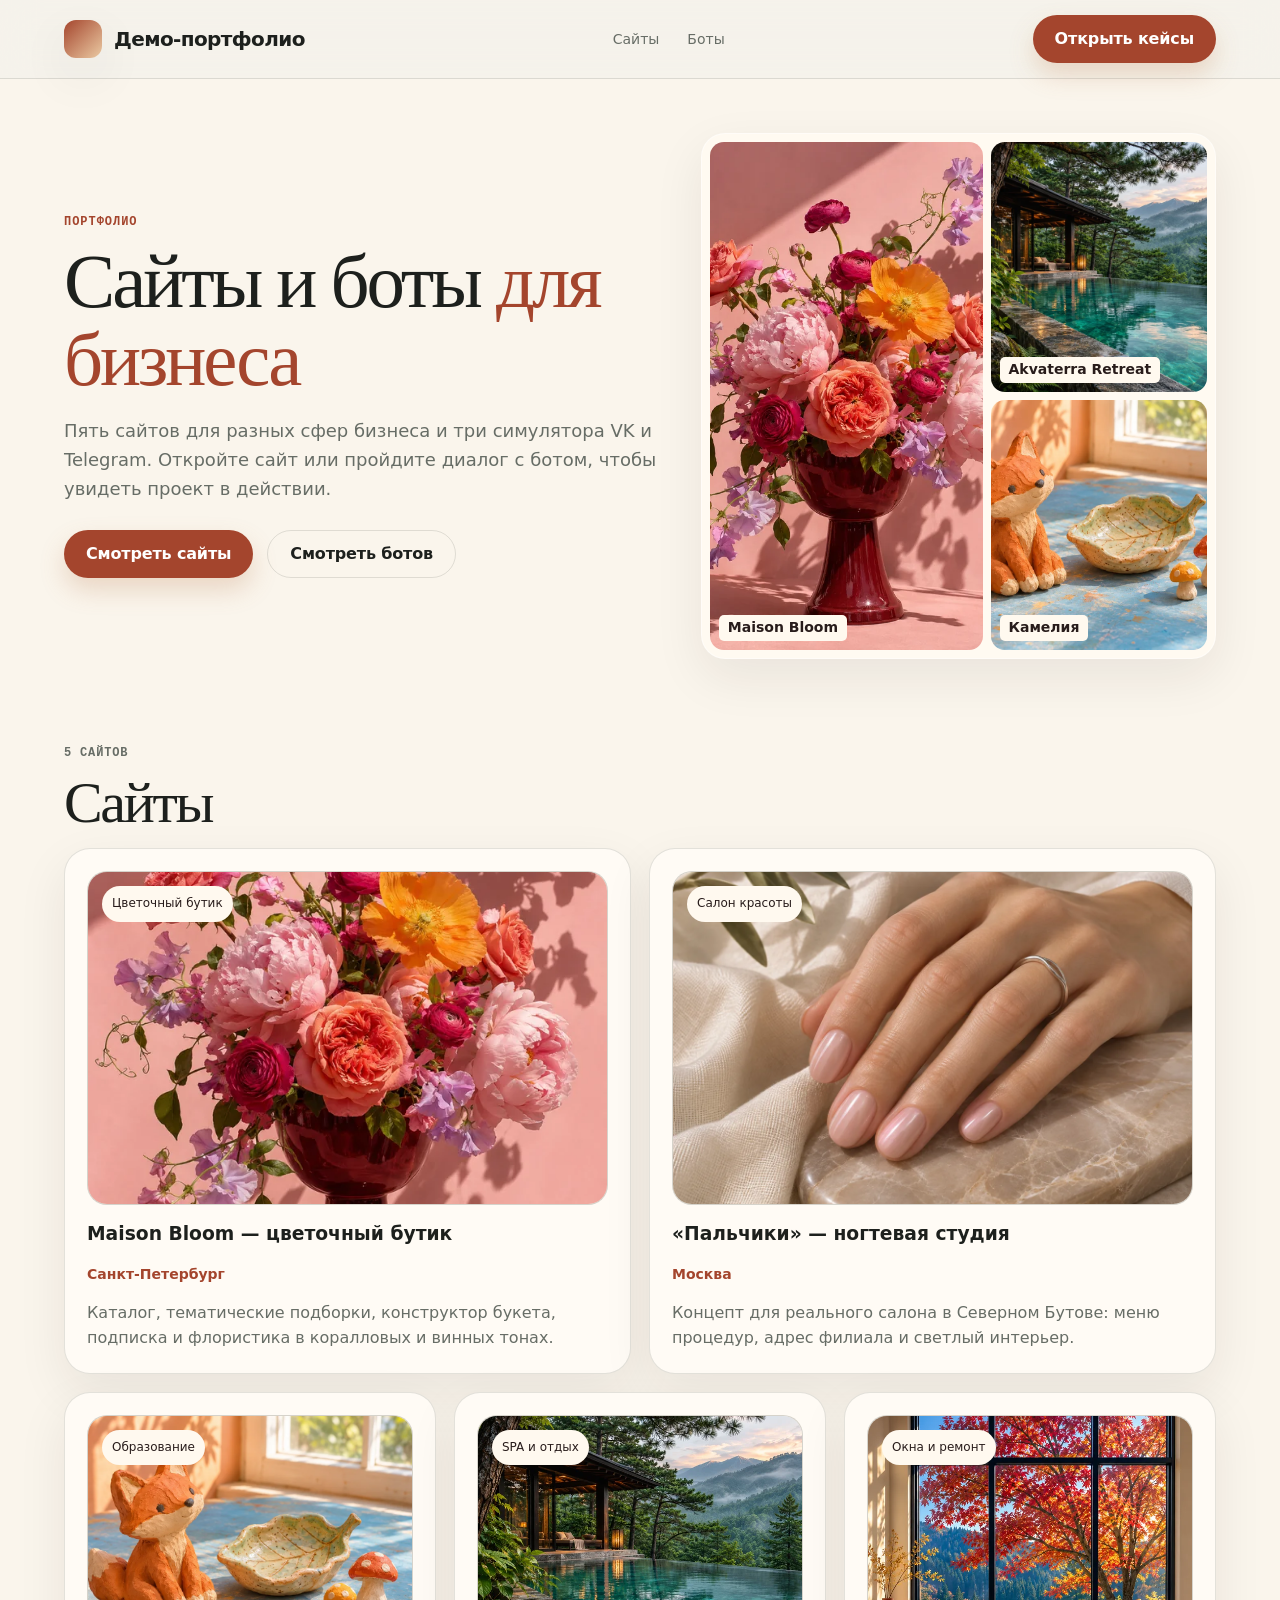
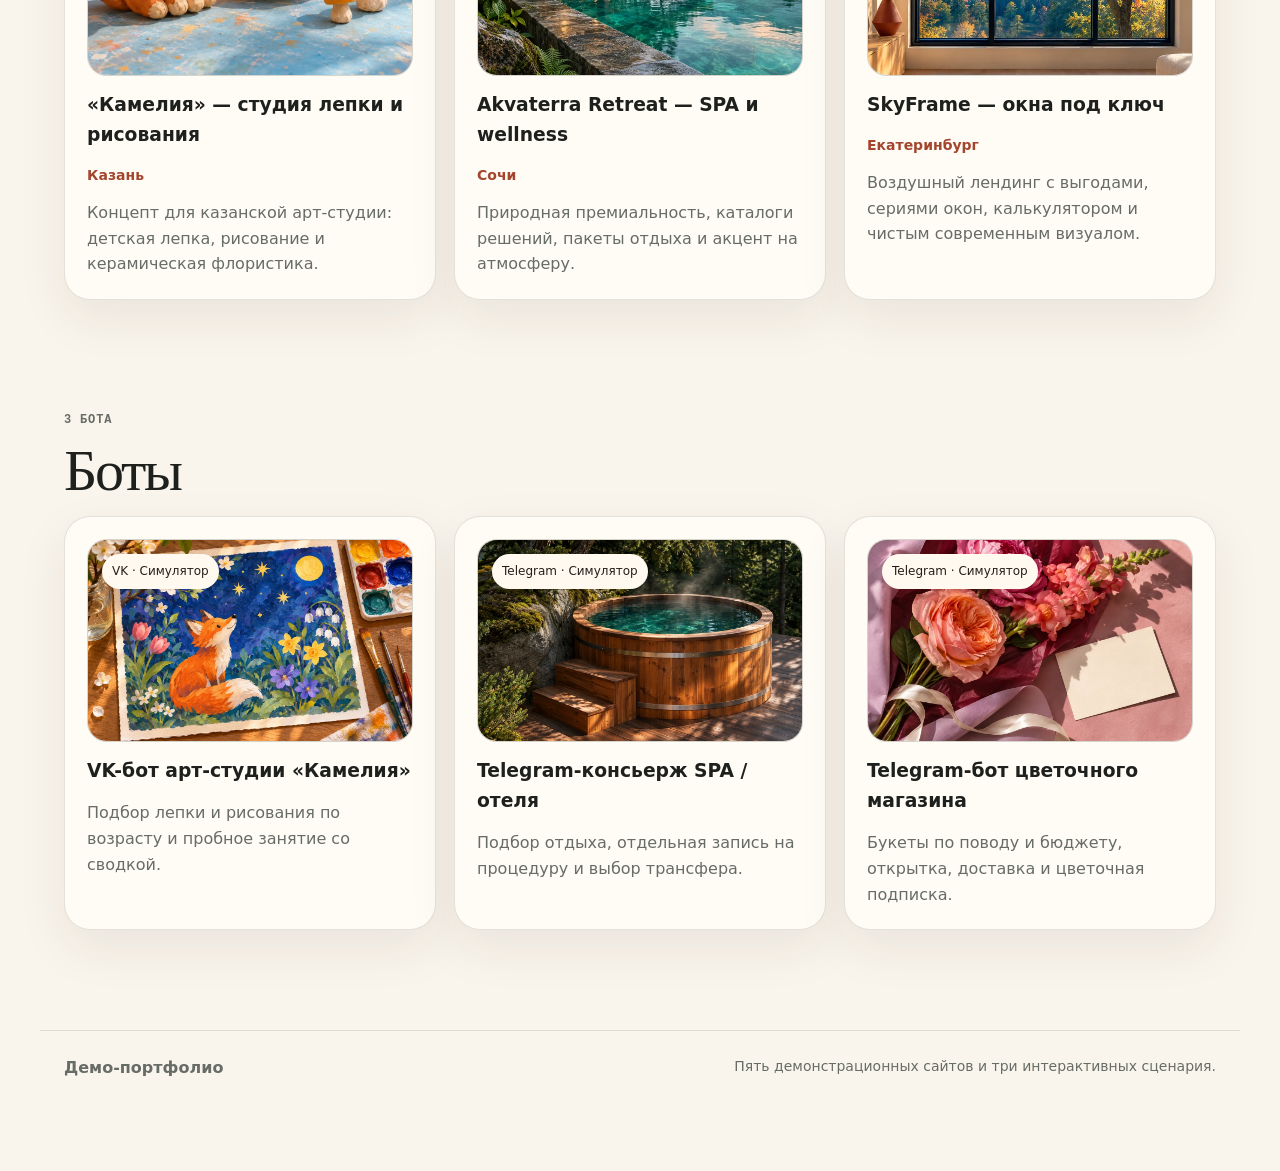
<file: index.html>
<!doctype html>
<html lang="ru"><head>
<meta charset="utf-8"><meta name="viewport" content="width=device-width, initial-scale=1">
<title>Портфолио демо-кейсов — сайты и боты</title>
<meta name="description" content="5 сайтов и 3 бота в продуманном визуальном стиле">
<link rel="stylesheet" href="assets/styles.css">
<link rel="stylesheet" href="assets/editorial.css?v=visual-catalog">
<link rel="stylesheet" href="assets/experience.css?v=visual-catalog">
</head>
<body class="portfolio-page">
<div class="page">
<header class="topbar"><div class="container nav"><a class="brand" href="index.html"><span class="brand-mark"></span><span>Демо-портфолио</span></a><nav class="nav-links"><a href="#sites">Сайты</a><a href="#bots">Боты</a></nav><a class="btn" href="#sites">Открыть кейсы</a></div></header>
<section class="hero"><div class="container hero-grid"><div><div class="kicker">Портфолио</div><h1 class="display">Сайты и боты <strong>для бизнеса</strong></h1><p class="lead">Пять сайтов для разных сфер бизнеса и три симулятора VK и Telegram. Откройте сайт или пройдите диалог с ботом, чтобы увидеть проект в действии.</p><div class="hero-actions"><a class="btn" href="#sites">Смотреть сайты</a><a class="ghost" href="#bots">Смотреть ботов</a></div></div><div class="hero-visual portfolio-art">
  <a href="pages/site-flowers.html"><img src="assets/art/maison-bloom-preview.webp" alt="" fetchpriority="high"><span>Maison Bloom</span></a>
  <a href="pages/site-spa.html"><img src="assets/art/akvaterra-preview.webp" alt=""><span>Akvaterra Retreat</span></a>
  <a href="pages/site-kids.html"><img src="assets/art/clay-fox.webp" alt=""><span>Камелия</span></a>
</div>
</div></section>
<section class="section" id="sites"><div class="container"><div class="eyebrow">5 сайтов</div><h2 class="display" style="font-size:58px">Сайты</h2><div class="case-grid site-cases">
  <a class="case-card art-card" href="pages/site-flowers.html"><div class="case-thumb"><img src="assets/art/maison-bloom-preview.webp" alt="" loading="lazy" decoding="async"><span class="label">Цветочный бутик</span></div><h3>Maison Bloom — цветочный бутик</h3><p class="case-location">Санкт-Петербург</p><p class="muted">Каталог, тематические подборки, конструктор букета, подписка и флористика в коралловых и винных тонах.</p></a>
  <a class="case-card art-card" href="pages/site-beauty.html"><div class="case-thumb"><img src="assets/art/nail-pearl.webp" alt="" loading="lazy" decoding="async"><span class="label">Салон красоты</span></div><h3>«Пальчики» — ногтевая студия</h3><p class="case-location">Москва</p><p class="muted">Концепт для реального салона в Северном Бутове: меню процедур, адрес филиала и светлый интерьер.</p></a>
  <a class="case-card art-card" href="pages/site-kids.html"><div class="case-thumb"><img src="assets/art/clay-fox.webp" alt="" loading="lazy" decoding="async"><span class="label">Образование</span></div><h3>«Камелия» — студия лепки и рисования</h3><p class="case-location">Казань</p><p class="muted">Концепт для казанской арт-студии: детская лепка, рисование и керамическая флористика.</p></a>
  <a class="case-card art-card" href="pages/site-spa.html"><div class="case-thumb"><img src="assets/art/akvaterra-preview.webp" alt="" loading="lazy" decoding="async"><span class="label">SPA и отдых</span></div><h3>Akvaterra Retreat — SPA и wellness</h3><p class="case-location">Сочи</p><p class="muted">Природная премиальность, каталоги решений, пакеты отдыха и акцент на атмосферу.</p></a>
  <a class="case-card art-card" href="pages/site-windows.html"><div class="case-thumb"><img src="assets/art/skyframe-preview.webp" alt="" loading="lazy" decoding="async"><span class="label">Окна и ремонт</span></div><h3>SkyFrame — окна под ключ</h3><p class="case-location">Екатеринбург</p><p class="muted">Воздушный лендинг с выгодами, сериями окон, калькулятором и чистым современным визуалом.</p></a>
</div></div></section>
<section class="section" id="bots"><div class="container"><div class="eyebrow">3 бота</div><h2 class="display" style="font-size:58px">Боты</h2><div class="case-grid bot-cases">
  <a class="case-card art-card" href="pages/bot-vk-kids.html"><div class="case-thumb"><img src="assets/art/clay-paint.webp" alt="" loading="lazy" decoding="async"><span class="label">VK · Симулятор</span></div><h3>VK-бот арт-студии «Камелия»</h3><p class="muted">Подбор лепки и рисования по возрасту и пробное занятие со сводкой.</p></a>
  <a class="case-card art-card" href="pages/bot-tg-spa.html"><div class="case-thumb"><img src="assets/art/akvaterra-detail.webp" alt="" loading="lazy" decoding="async"><span class="label">Telegram · Симулятор</span></div><h3>Telegram-консьерж SPA / отеля</h3><p class="muted">Подбор отдыха, отдельная запись на процедуру и выбор трансфера.</p></a>
  <a class="case-card art-card" href="pages/bot-tg-flower.html"><div class="case-thumb"><img src="assets/art/maison-bloom-detail.webp" alt="" loading="lazy" decoding="async"><span class="label">Telegram · Симулятор</span></div><h3>Telegram-бот цветочного магазина</h3><p class="muted">Букеты по поводу и бюджету, открытка, доставка и цветочная подписка.</p></a>
</div></div></section>
<footer class="footer"><div class="container footer-grid"><div><strong>Демо-портфолио</strong></div><div class="note">Пять демонстрационных сайтов и три интерактивных сценария.</div></div></footer>
</div></body></html>
</file>
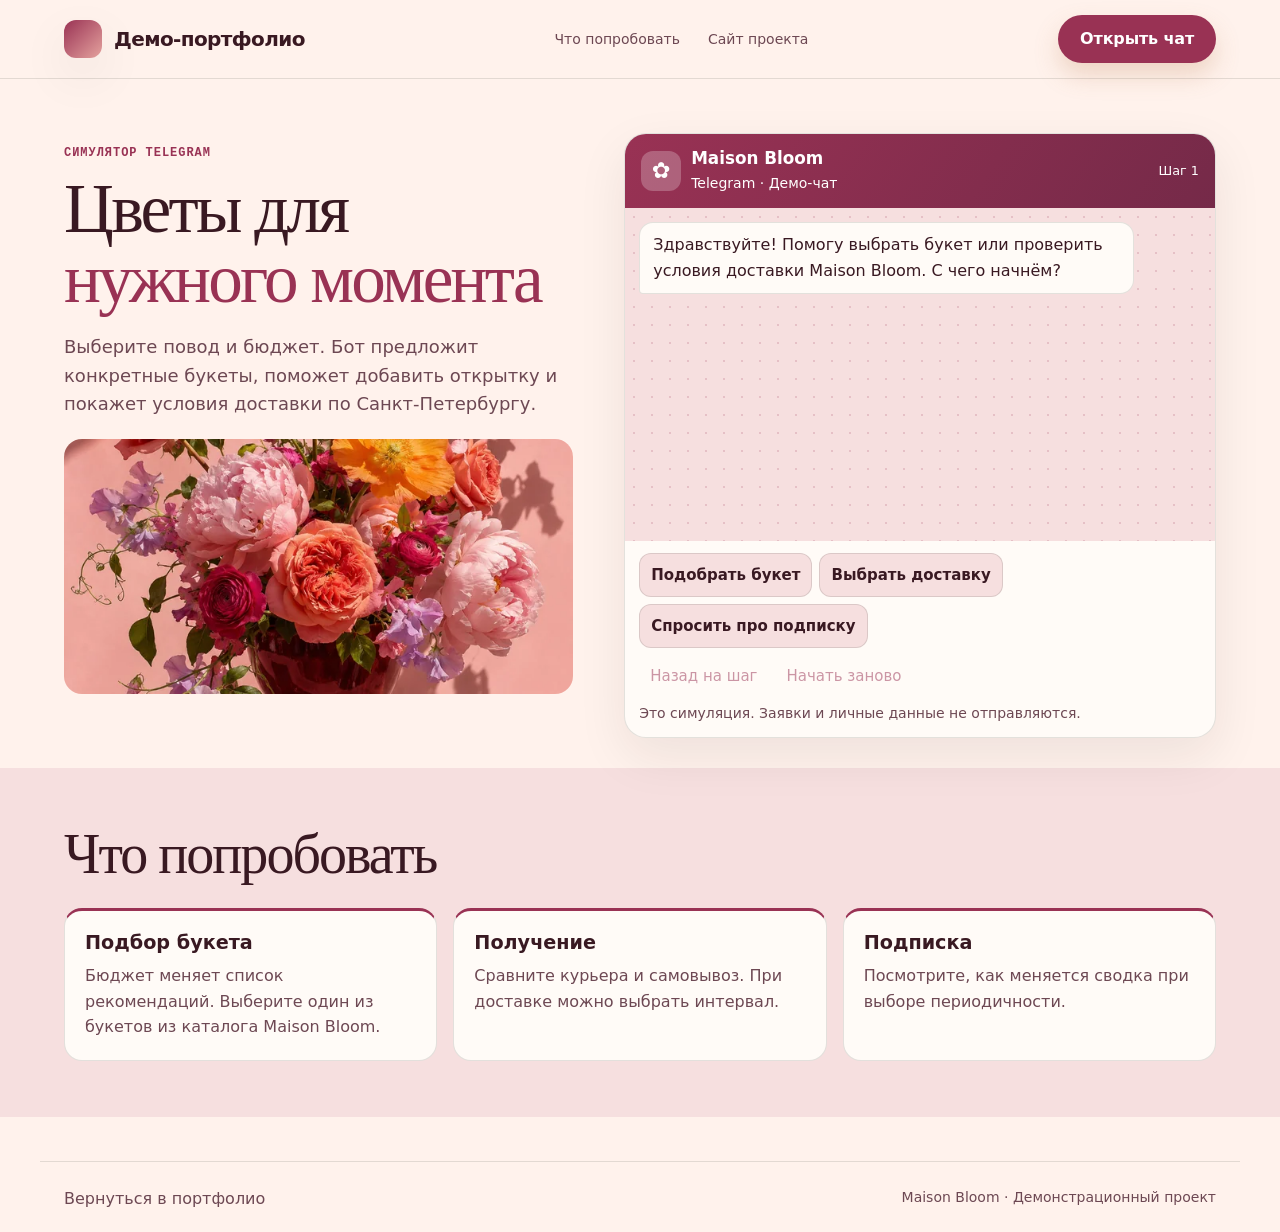
<file: pages/bot-tg-flower.html>
<!doctype html>
<html lang="ru">
<head>
  <meta charset="utf-8">
  <meta name="viewport" content="width=device-width, initial-scale=1">
  <title>Maison Bloom — симулятор Telegram</title>
  <meta name="description" content="Выберите повод и бюджет. Бот предложит конкретные букеты, поможет добавить открытку и покажет условия доставки по Санкт-Петербургу.">
  <link rel="stylesheet" href="../assets/styles.css">
  <link rel="stylesheet" href="../assets/editorial.css?v=visual-catalog">
  <link rel="stylesheet" href="../assets/experience.css?v=visual-catalog">
  <script src="../assets/bots.js?v=visual-catalog" defer></script>
</head>
<body class="project-theme bot-page theme-flowers">
  <header class="topbar">
    <div class="container nav">
      <a class="brand" href="../index.html" aria-label="Портфолио"><span class="brand-mark" aria-hidden="true"></span>Демо-портфолио</a>
      <nav class="nav-links" aria-label="Разделы симулятора"><a href="#flow">Что попробовать</a><a href="site-flowers.html">Сайт проекта</a></nav>
      <a class="btn" href="#chat">Открыть чат</a>
    </div>
  </header>
  <main>
    <section class="hero">
      <div class="container bot-grid">
        <div class="bot-intro">
          <p class="kicker">Симулятор Telegram</p>
          <h1 class="display">Цветы для <strong>нужного момента</strong></h1>
          <p class="lead">Выберите повод и бюджет. Бот предложит конкретные букеты, поможет добавить открытку и покажет условия доставки по Санкт-Петербургу.</p>
          <figure class="bot-cover"><img src="../assets/art/maison-bloom-preview.webp" alt="" width="640" height="800"></figure>
        </div>
        <section class="bot-shell" id="chat" data-bot="flowers" aria-label="Интерактивный чат">
          <header class="bot-chat-header">
            <span class="bot-avatar" aria-hidden="true">✿</span>
            <div><h2>Maison Bloom</h2><p>Telegram · Демо-чат</p></div>
            <span class="bot-progress" data-progress>Шаг 1</span>
          </header>
          <div class="bot-log" data-log role="log" aria-label="История переписки" tabindex="0">
            <noscript><p>Включите JavaScript, чтобы пройти диалог.</p></noscript>
          </div>
          <div class="bot-panel">
            <div class="bot-options" data-chat-options aria-label="Варианты ответа"></div>
            <div class="bot-toolbar">
              <button type="button" data-chat-back disabled>Назад на шаг</button>
              <button type="button" data-chat-reset disabled>Начать заново</button>
            </div>
            <p class="note">Это симуляция. Заявки и личные данные не отправляются.</p>
          </div>
        </section>
      </div>
    </section>
    <section class="section service-section" id="flow">
      <div class="container">
        <div class="section-heading" id="value"><h2>Что попробовать</h2></div>
        <div class="service-grid">
          <article class="service-card"><h3>Подбор букета</h3><p>Бюджет меняет список рекомендаций. Выберите один из букетов из каталога Maison Bloom.</p></article>
          <article class="service-card"><h3>Получение</h3><p>Сравните курьера и самовывоз. При доставке можно выбрать интервал.</p></article>
          <article class="service-card"><h3>Подписка</h3><p>Посмотрите, как меняется сводка при выборе периодичности.</p></article>
        </div>
      </div>
    </section>
  </main>
  <footer class="footer"><div class="container footer-grid"><a href="../index.html">Вернуться в портфолио</a><span class="note">Maison Bloom · Демонстрационный проект</span></div></footer>
</body>
</html>
</file>
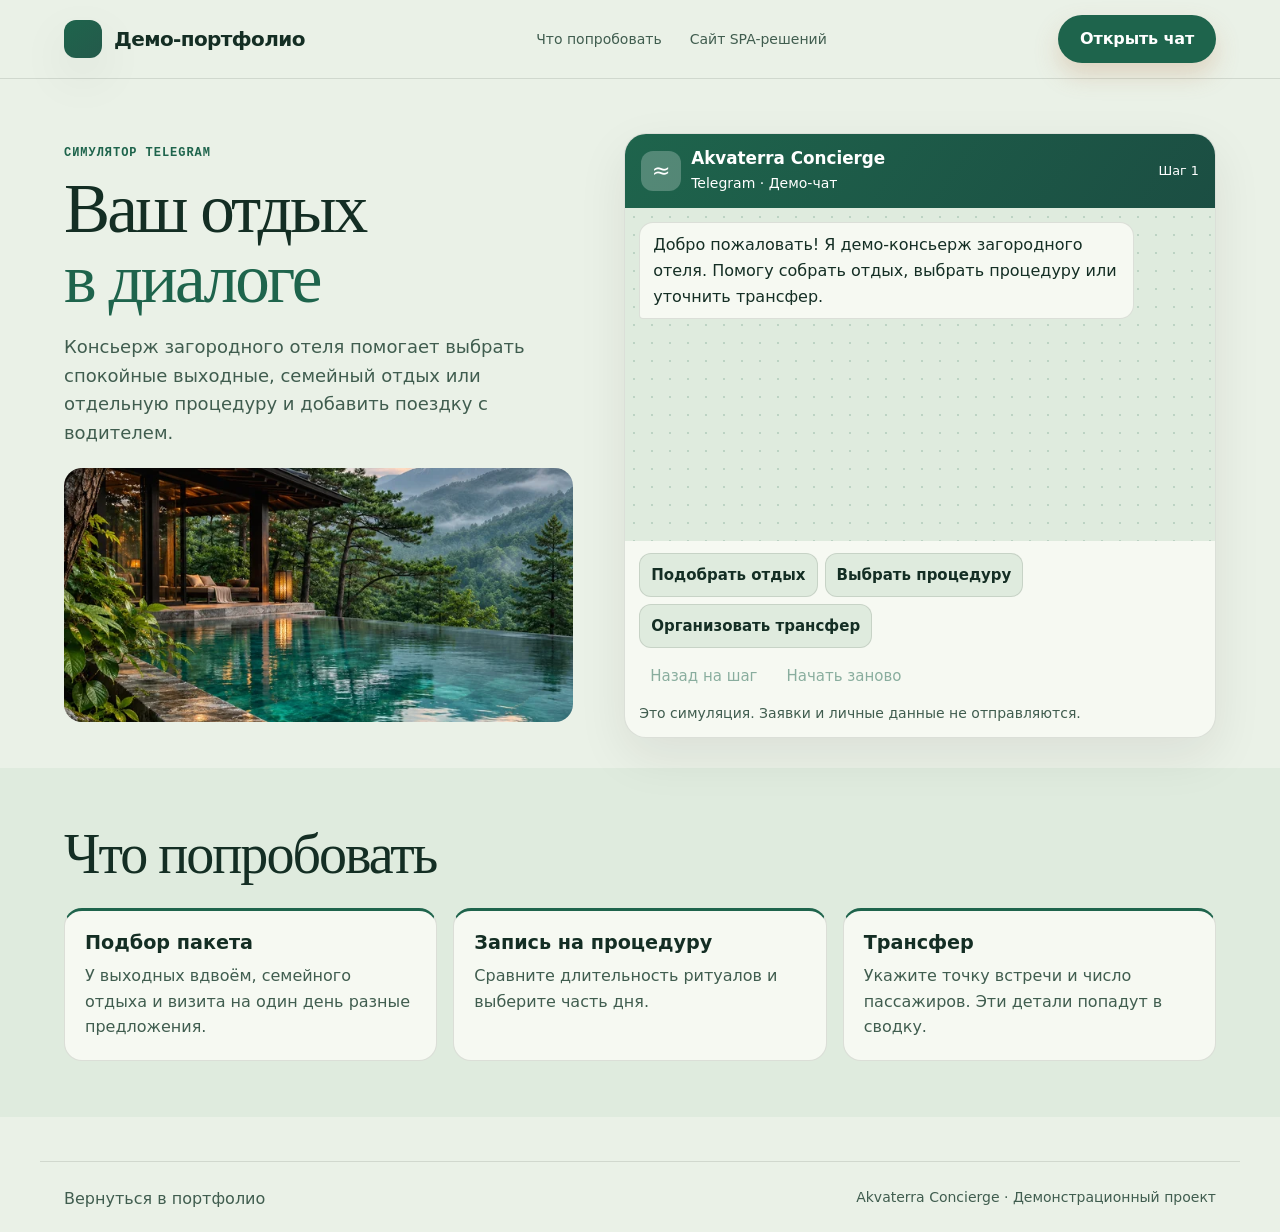
<file: pages/bot-tg-spa.html>
<!doctype html>
<html lang="ru">
<head>
  <meta charset="utf-8">
  <meta name="viewport" content="width=device-width, initial-scale=1">
  <title>Akvaterra Concierge — симулятор Telegram</title>
  <meta name="description" content="Консьерж загородного отеля помогает выбрать спокойные выходные, семейный отдых или отдельную процедуру и добавить поездку с водителем.">
  <link rel="stylesheet" href="../assets/styles.css">
  <link rel="stylesheet" href="../assets/editorial.css?v=visual-catalog">
  <link rel="stylesheet" href="../assets/experience.css?v=visual-catalog">
  <script src="../assets/bots.js?v=visual-catalog" defer></script>
</head>
<body class="project-theme bot-page theme-spa">
  <header class="topbar">
    <div class="container nav">
      <a class="brand" href="../index.html" aria-label="Портфолио"><span class="brand-mark" aria-hidden="true"></span>Демо-портфолио</a>
      <nav class="nav-links" aria-label="Разделы симулятора"><a href="#flow">Что попробовать</a><a href="site-spa.html">Сайт SPA-решений</a></nav>
      <a class="btn" href="#chat">Открыть чат</a>
    </div>
  </header>
  <main>
    <section class="hero">
      <div class="container bot-grid">
        <div class="bot-intro">
          <p class="kicker">Симулятор Telegram</p>
          <h1 class="display">Ваш отдых <strong>в диалоге</strong></h1>
          <p class="lead">Консьерж загородного отеля помогает выбрать спокойные выходные, семейный отдых или отдельную процедуру и добавить поездку с водителем.</p>
          <figure class="bot-cover"><img src="../assets/art/akvaterra-preview.webp" alt="" width="640" height="640"></figure>
        </div>
        <section class="bot-shell" id="chat" data-bot="spa" aria-label="Интерактивный чат">
          <header class="bot-chat-header">
            <span class="bot-avatar" aria-hidden="true">≈</span>
            <div><h2>Akvaterra Concierge</h2><p>Telegram · Демо-чат</p></div>
            <span class="bot-progress" data-progress>Шаг 1</span>
          </header>
          <div class="bot-log" data-log role="log" aria-label="История переписки" tabindex="0">
            <noscript><p>Включите JavaScript, чтобы пройти диалог.</p></noscript>
          </div>
          <div class="bot-panel">
            <div class="bot-options" data-chat-options aria-label="Варианты ответа"></div>
            <div class="bot-toolbar">
              <button type="button" data-chat-back disabled>Назад на шаг</button>
              <button type="button" data-chat-reset disabled>Начать заново</button>
            </div>
            <p class="note">Это симуляция. Заявки и личные данные не отправляются.</p>
          </div>
        </section>
      </div>
    </section>
    <section class="section service-section" id="flow">
      <div class="container">
        <div class="section-heading" id="usecase"><h2>Что попробовать</h2></div>
        <div class="service-grid">
          <article class="service-card"><h3>Подбор пакета</h3><p>У выходных вдвоём, семейного отдыха и визита на один день разные предложения.</p></article>
          <article class="service-card"><h3>Запись на процедуру</h3><p>Сравните длительность ритуалов и выберите часть дня.</p></article>
          <article class="service-card"><h3>Трансфер</h3><p>Укажите точку встречи и число пассажиров. Эти детали попадут в сводку.</p></article>
        </div>
      </div>
    </section>
  </main>
  <footer class="footer"><div class="container footer-grid"><a href="../index.html">Вернуться в портфолио</a><span class="note">Akvaterra Concierge · Демонстрационный проект</span></div></footer>
</body>
</html>
</file>
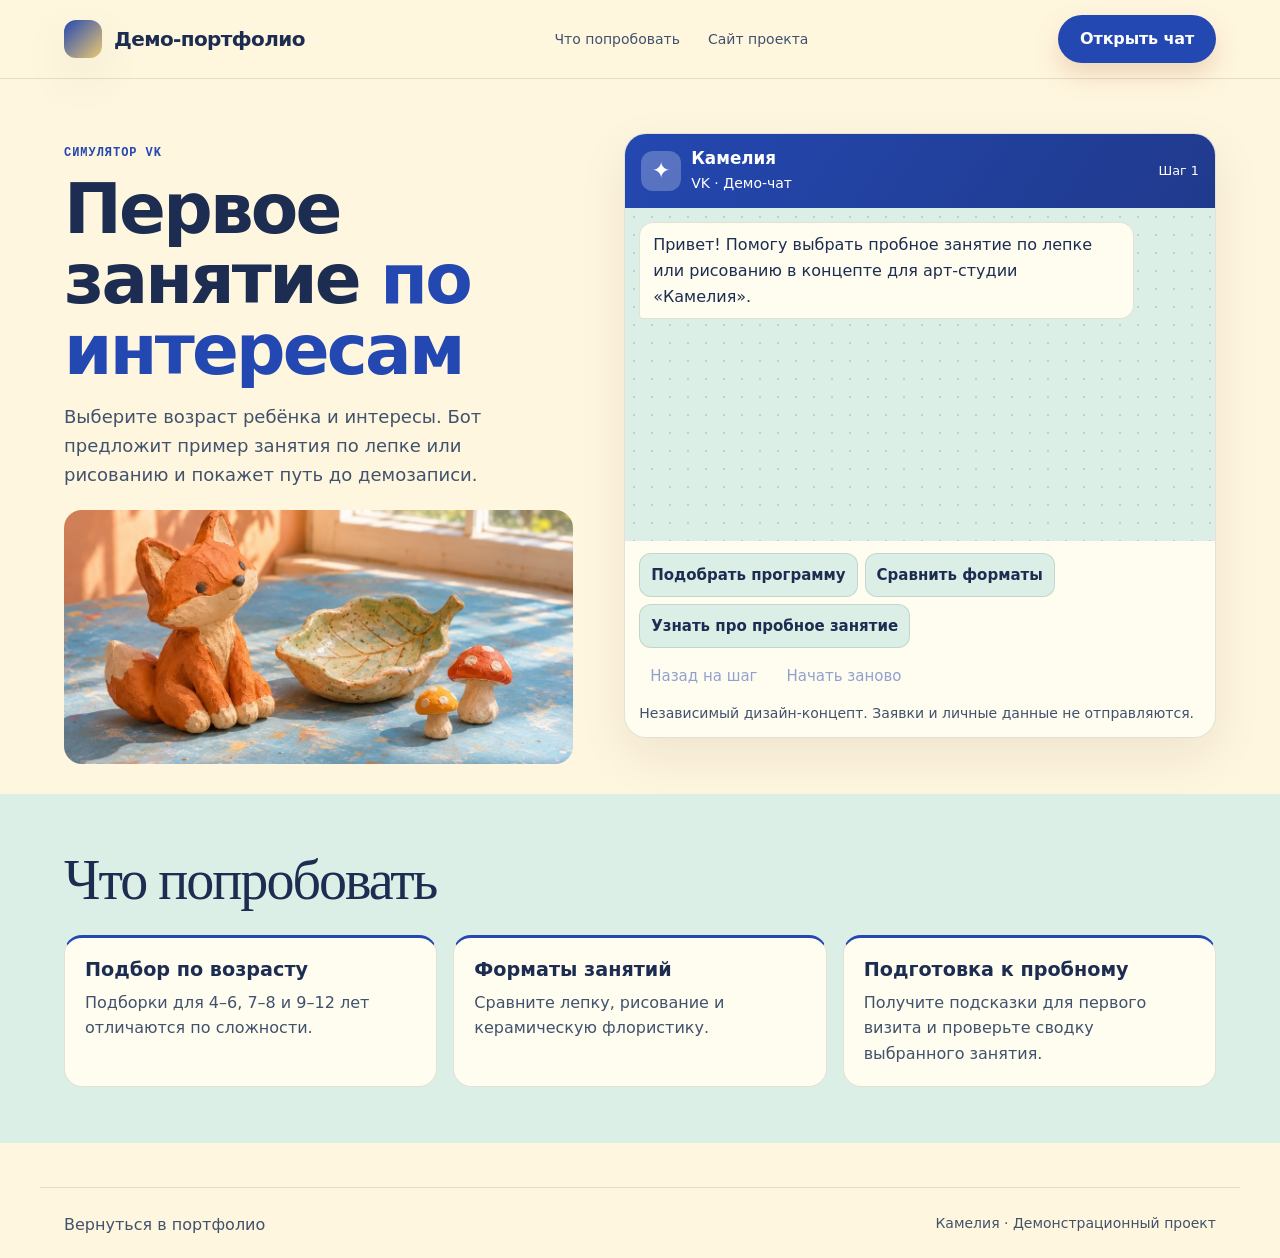
<file: pages/bot-vk-kids.html>
<!doctype html>
<html lang="ru">
<head>
  <meta charset="utf-8">
  <meta name="viewport" content="width=device-width, initial-scale=1">
  <title>Камелия — симулятор VK</title>
  <meta name="description" content="Выберите возраст ребёнка и интересы. Бот предложит пример занятия по лепке или рисованию и покажет путь до демозаписи.">
  <link rel="stylesheet" href="../assets/styles.css">
  <link rel="stylesheet" href="../assets/editorial.css?v=visual-catalog">
  <link rel="stylesheet" href="../assets/experience.css?v=visual-catalog">
  <script src="../assets/bots.js?v=visual-catalog" defer></script>
</head>
<body class="project-theme bot-page theme-kids">
  <header class="topbar">
    <div class="container nav">
      <a class="brand" href="../index.html" aria-label="Портфолио"><span class="brand-mark" aria-hidden="true"></span>Демо-портфолио</a>
      <nav class="nav-links" aria-label="Разделы симулятора"><a href="#flow">Что попробовать</a><a href="site-kids.html">Сайт проекта</a></nav>
      <a class="btn" href="#chat">Открыть чат</a>
    </div>
  </header>
  <main>
    <section class="hero">
      <div class="container bot-grid">
        <div class="bot-intro">
          <p class="kicker">Симулятор VK</p>
          <h1 class="display">Первое занятие <strong>по интересам</strong></h1>
          <p class="lead">Выберите возраст ребёнка и интересы. Бот предложит пример занятия по лепке или рисованию и покажет путь до демозаписи.</p>
          <figure class="bot-cover"><img src="../assets/art/clay-fox.webp" alt="" width="1080" height="720"></figure>
        </div>
        <section class="bot-shell" id="chat" data-bot="kids" aria-label="Интерактивный чат">
          <header class="bot-chat-header">
            <span class="bot-avatar" aria-hidden="true">✦</span>
            <div><h2>Камелия</h2><p>VK · Демо-чат</p></div>
            <span class="bot-progress" data-progress>Шаг 1</span>
          </header>
          <div class="bot-log" data-log role="log" aria-label="История переписки" tabindex="0">
            <noscript><p>Включите JavaScript, чтобы пройти диалог.</p></noscript>
          </div>
          <div class="bot-panel">
            <div class="bot-options" data-chat-options aria-label="Варианты ответа"></div>
            <div class="bot-toolbar">
              <button type="button" data-chat-back disabled>Назад на шаг</button>
              <button type="button" data-chat-reset disabled>Начать заново</button>
            </div>
            <p class="note">Независимый дизайн-концепт. Заявки и личные данные не отправляются.</p>
          </div>
        </section>
      </div>
    </section>
    <section class="section service-section" id="flow">
      <div class="container">
        <div class="section-heading" id="value"><h2>Что попробовать</h2></div>
        <div class="service-grid">
          <article class="service-card"><h3>Подбор по возрасту</h3><p>Подборки для 4–6, 7–8 и 9–12 лет отличаются по сложности.</p></article>
          <article class="service-card"><h3>Форматы занятий</h3><p>Сравните лепку, рисование и керамическую флористику.</p></article>
          <article class="service-card"><h3>Подготовка к пробному</h3><p>Получите подсказки для первого визита и проверьте сводку выбранного занятия.</p></article>
        </div>
      </div>
    </section>
  </main>
  <footer class="footer"><div class="container footer-grid"><a href="../index.html">Вернуться в портфолио</a><span class="note">Камелия · Демонстрационный проект</span></div></footer>
</body>
</html>
</file>
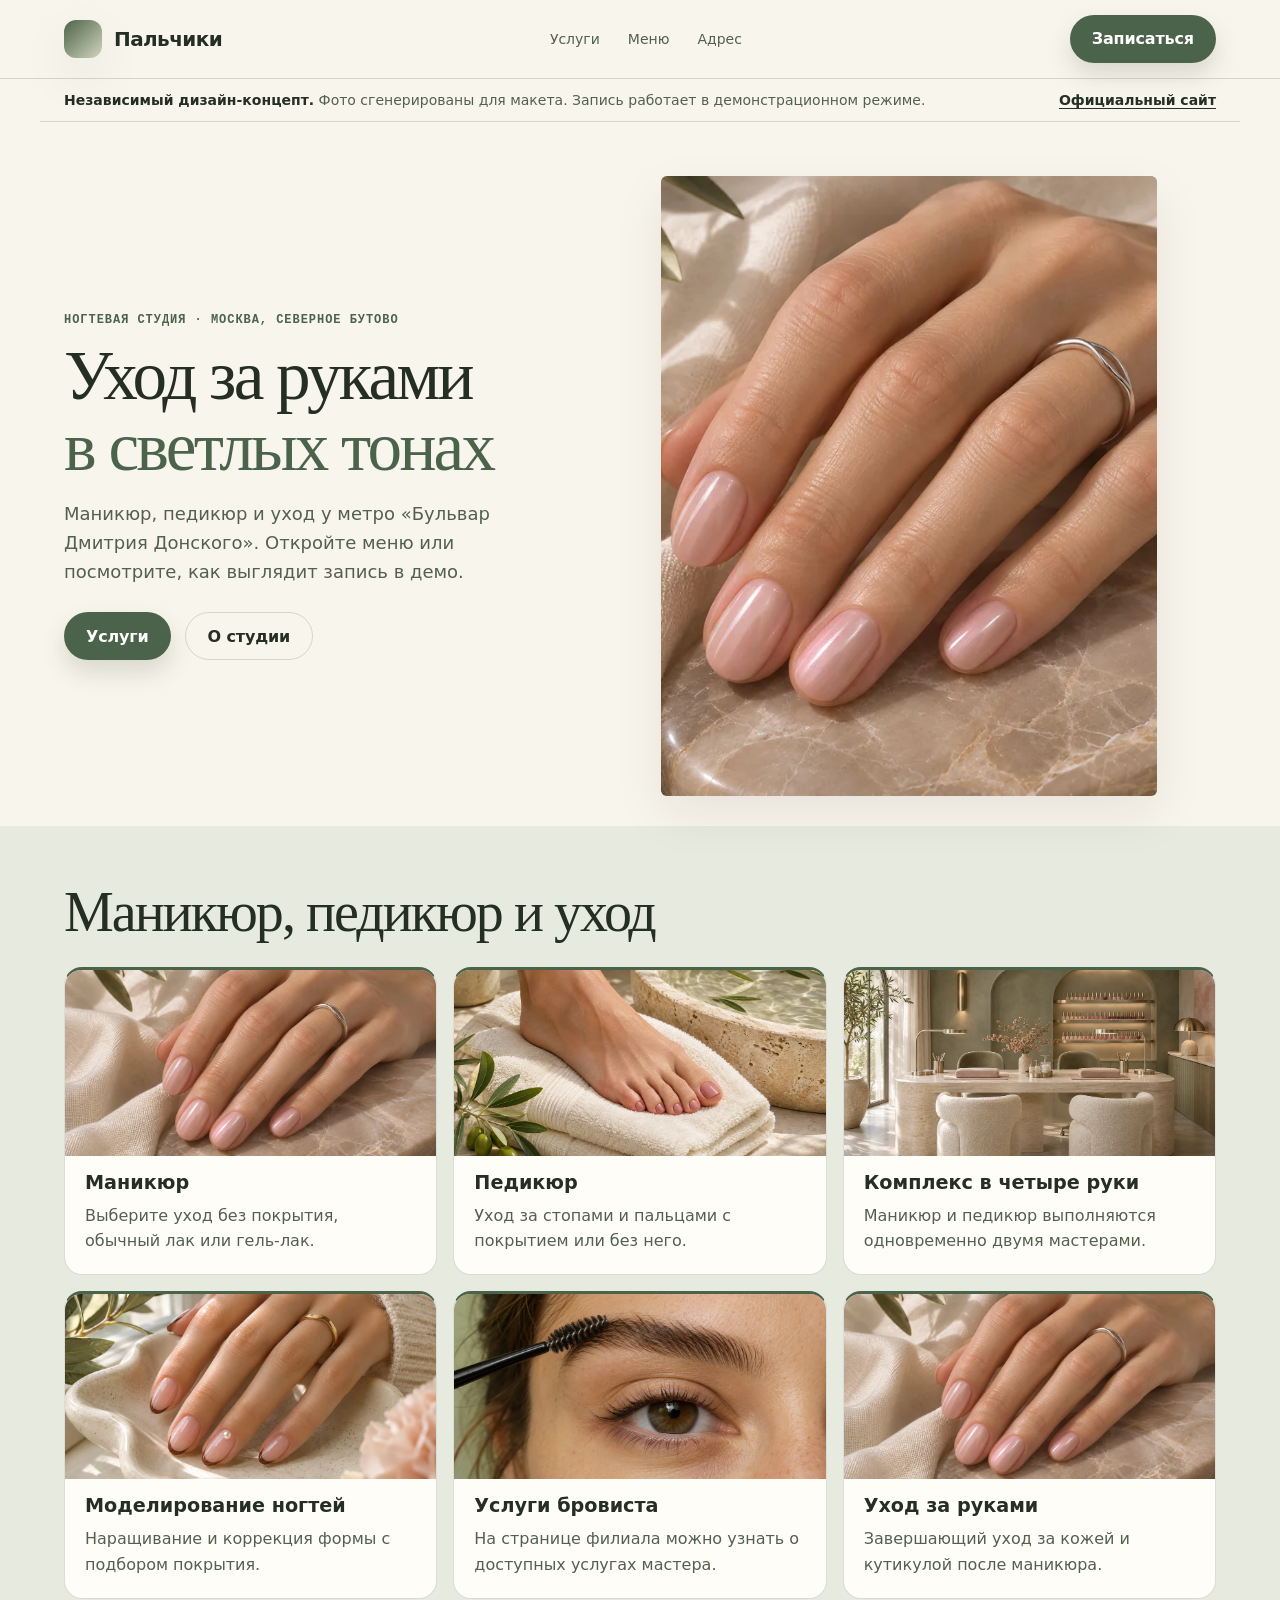
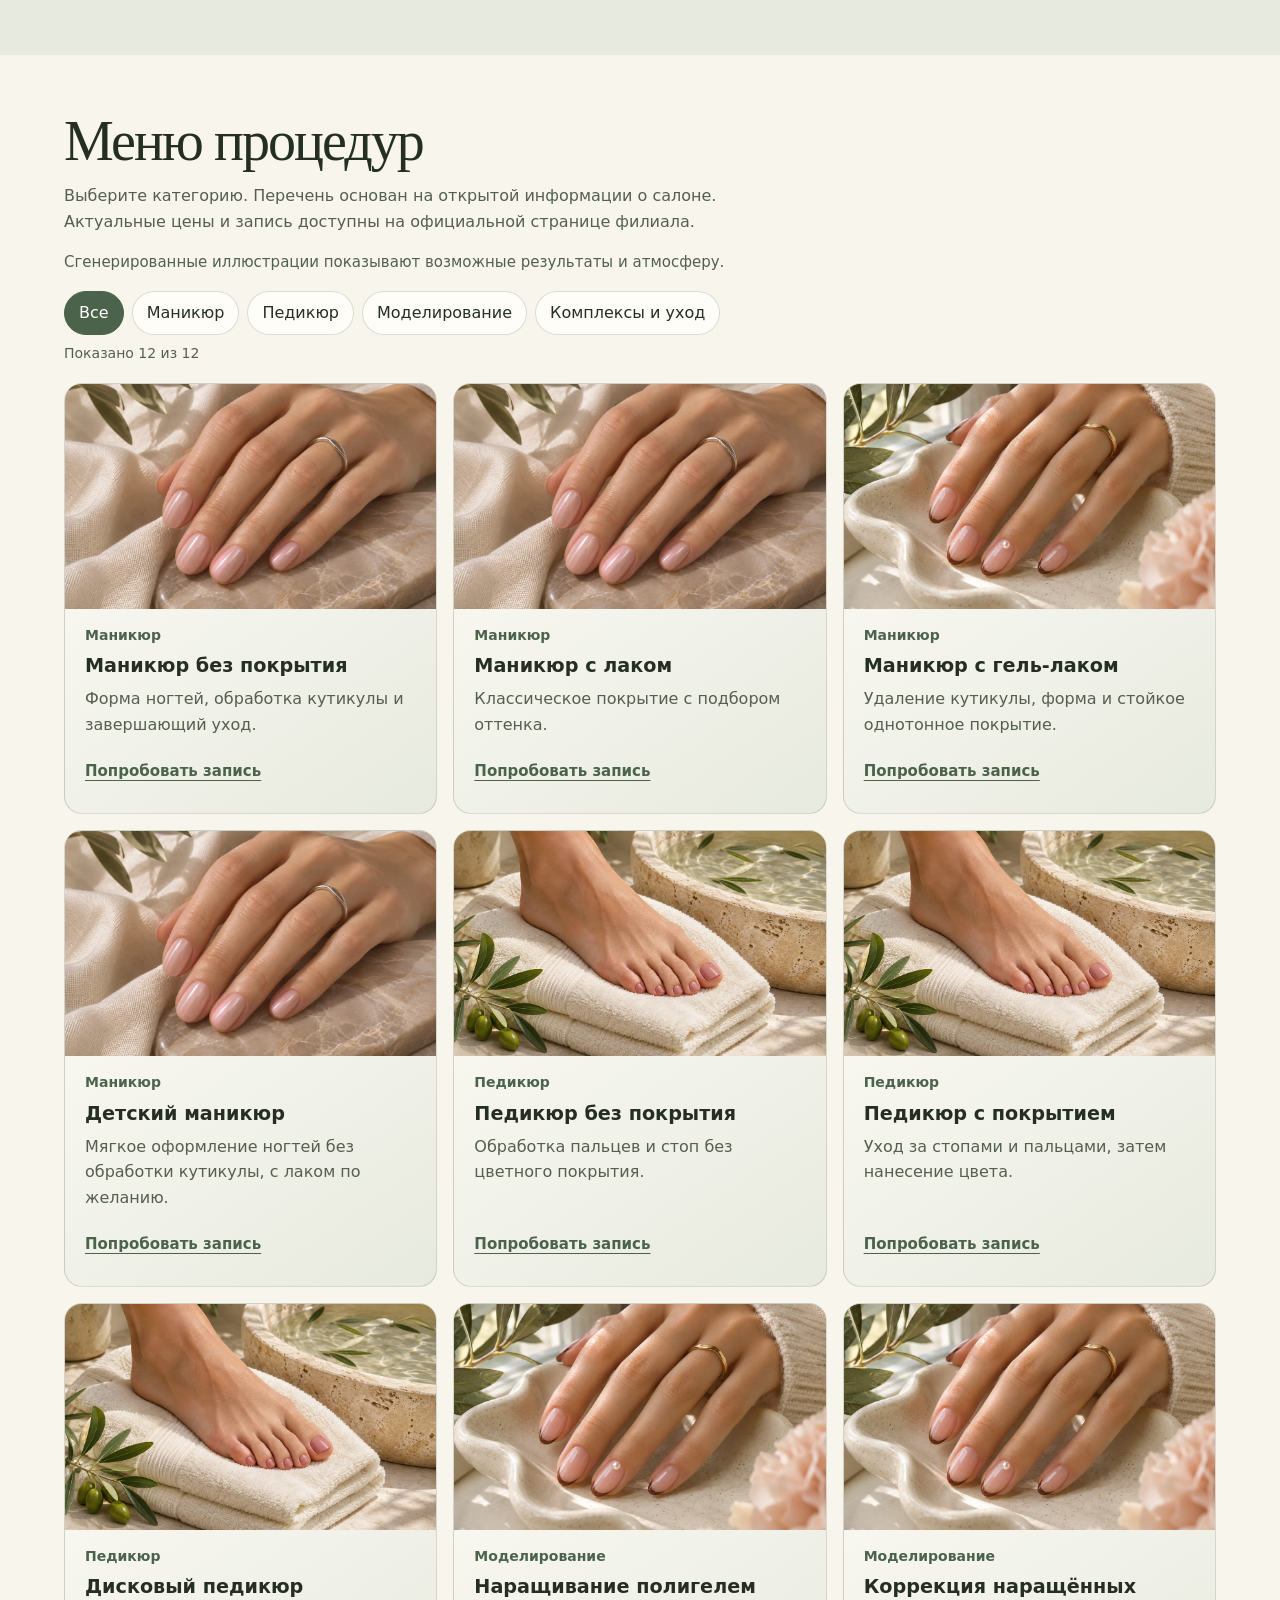
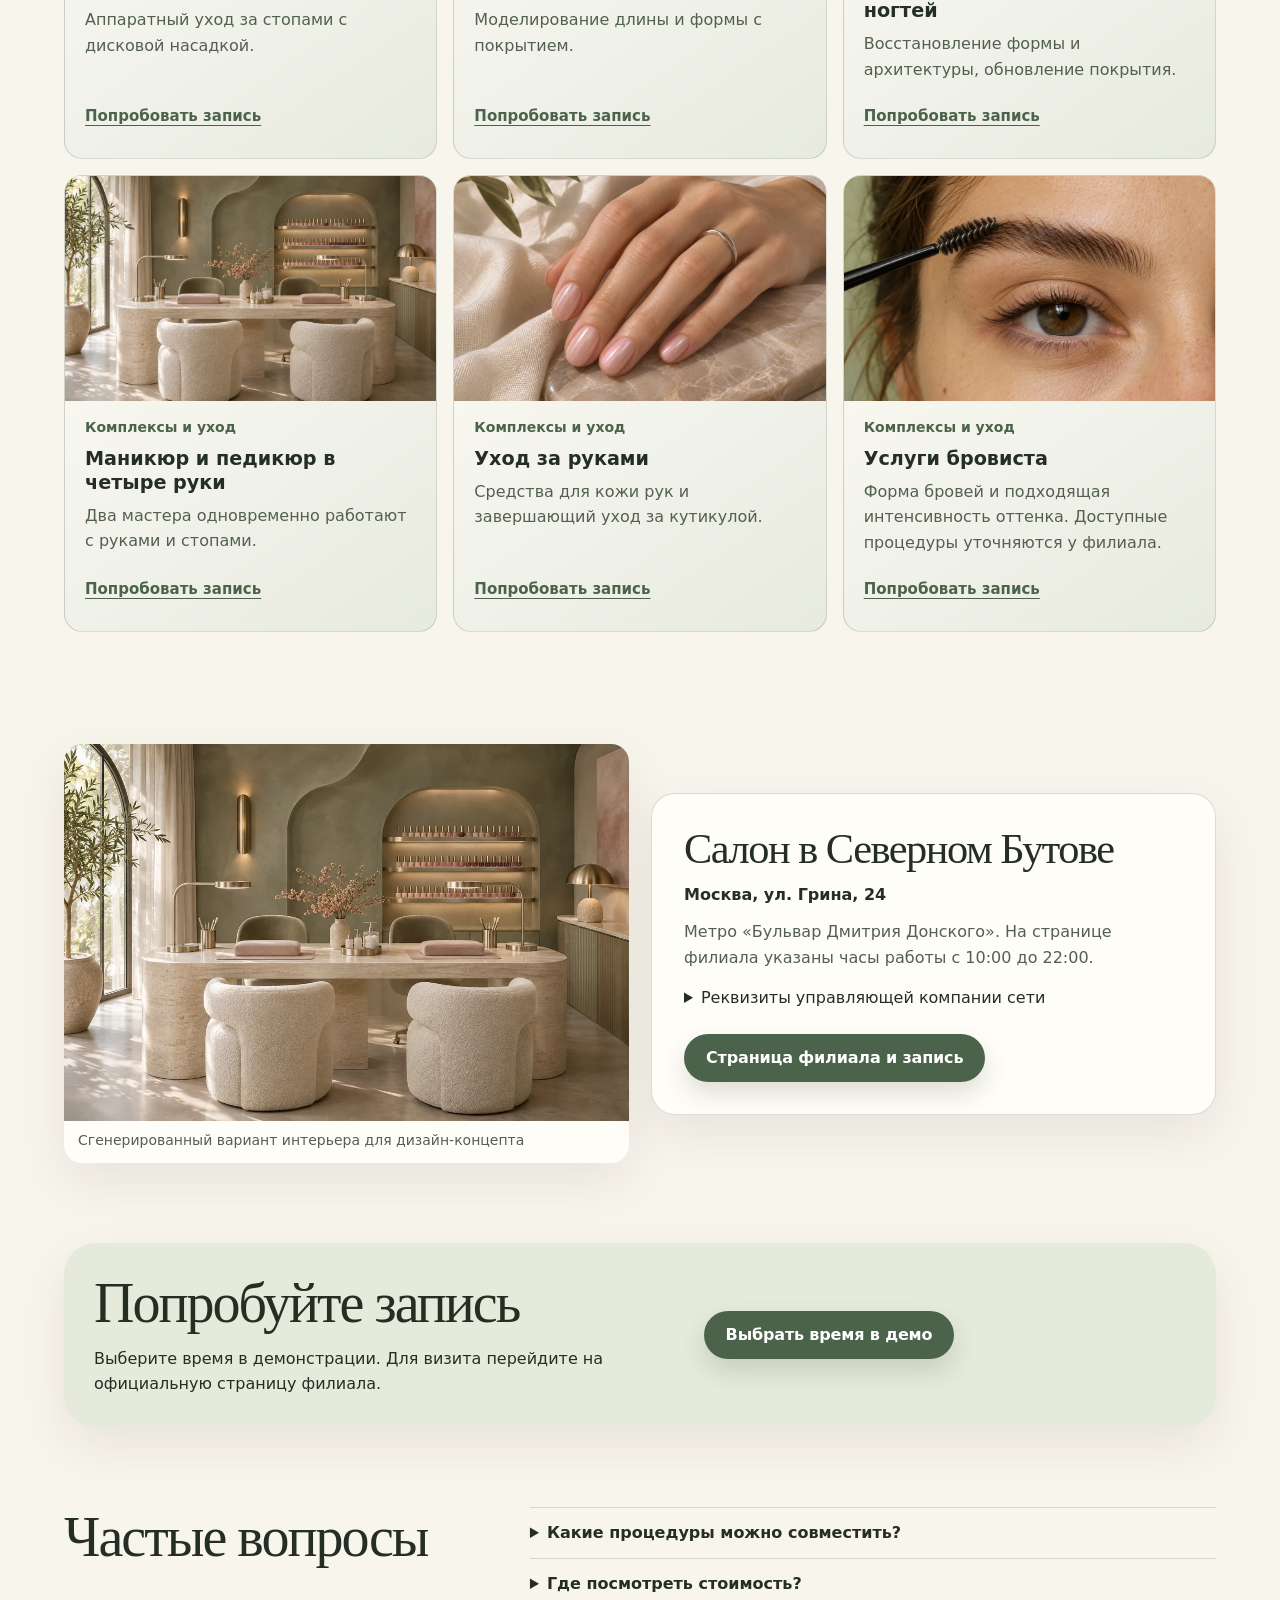
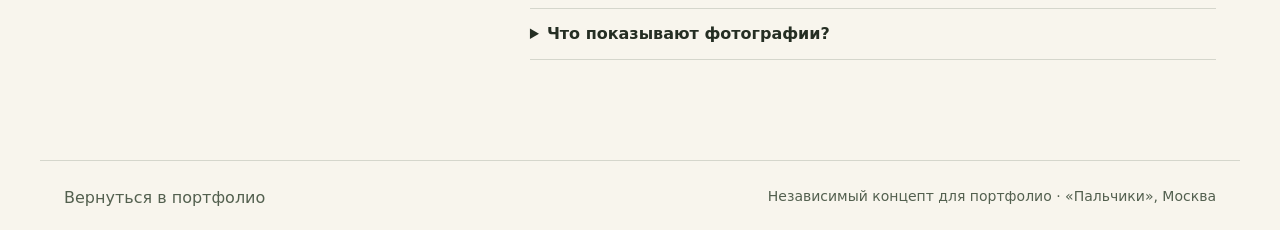
<file: pages/site-beauty.html>
<!doctype html>
<html lang="ru">
<head>
  <meta charset="utf-8">
  <meta name="viewport" content="width=device-width, initial-scale=1">
  <title>Пальчики — Салон красоты, Москва</title>
  <meta name="description" content="Независимый дизайн-концепт для московского салона «Пальчики» на улице Грина.">
  <link rel="stylesheet" href="../assets/styles.css">
  <link rel="stylesheet" href="../assets/editorial.css?v=visual-catalog">
  <link rel="stylesheet" href="../assets/experience.css?v=visual-catalog">
  <script src="../assets/app.js?v=visual-catalog" defer></script>
</head>
<body class="project-theme theme-beauty">
  <header class="topbar">
    <div class="container nav">
      <a class="brand" href="../index.html" aria-label="Портфолио, Пальчики"><span class="brand-mark" aria-hidden="true"></span>Пальчики</a>
      <nav class="nav-links" aria-label="Разделы сайта">
            <a href="#services">Услуги</a>
            <a href="#price">Меню</a>
            <a href="#about">Адрес</a>
      </nav>
      <a class="btn" href="#offer">Записаться</a>
    </div>
  </header>
  <main>
    <div class="container concept-note">
      <p><strong>Независимый дизайн-концепт.</strong> Фото сгенерированы для макета. Запись работает в демонстрационном режиме.</p>
      <a href="https://palchiki.com/salons/manikyur-m-bulvar_dmitriya_donskogo">Официальный сайт</a>
    </div>
    <section class="hero"><div class="container hero-grid"><div><div class="kicker">Ногтевая студия · Москва, Северное Бутово</div><h1 class="display">Уход за руками <strong>в светлых тонах</strong></h1><p class="lead">Маникюр, педикюр и уход у метро «Бульвар Дмитрия Донского». Откройте меню или посмотрите, как выглядит запись в демо.</p><div class="hero-actions"><a class="btn" href="#services">Услуги</a><a class="ghost" href="#about">О студии</a></div></div>
<figure class="project-hero" data-motion="sheen">
  <img src="../assets/art/nail-pearl.webp" alt="Светлый перламутровый маникюр на овальных ногтях" fetchpriority="high" decoding="async">
  <span class="hero-motion" aria-hidden="true"></span>
</figure>
</div></section>
    <section class="section service-section" id="services">
      <div class="container">
        <div class="section-heading"><h2>Маникюр, педикюр и уход</h2></div>
        <div class="service-grid">
          <article class="service-card"><img class="card-photo" src="../assets/art/nail-pearl.webp" alt="Светлый перламутровый маникюр на овальных ногтях" loading="lazy" decoding="async"><h3>Маникюр</h3><p>Выберите уход без покрытия, обычный лак или гель-лак.</p></article>
          <article class="service-card"><img class="card-photo" src="../assets/art/nail-pedicure.webp" alt="Педикюр с приглушённым розовым покрытием, полотенца и светлый камень" loading="lazy" decoding="async"><h3>Педикюр</h3><p>Уход за стопами и пальцами с покрытием или без него.</p></article>
          <article class="service-card"><img class="card-photo" src="../assets/art/nail-studio.webp" alt="Концепт светлого интерьера ногтевой студии" loading="lazy" decoding="async"><h3>Комплекс в четыре руки</h3><p>Маникюр и педикюр выполняются одновременно двумя мастерами.</p></article>
          <article class="service-card"><img class="card-photo" src="../assets/art/nail-design.webp" alt="Маникюр с тонкими кофейными кончиками на розовой базе" loading="lazy" decoding="async"><h3>Моделирование ногтей</h3><p>Наращивание и коррекция формы с подбором покрытия.</p></article>
          <article class="service-card"><img class="card-photo" src="../assets/art/nail-brow.webp" alt="Аккуратно оформленная бровь и кисточка для укладки" loading="lazy" decoding="async"><h3>Услуги бровиста</h3><p>На странице филиала можно узнать о доступных услугах мастера.</p></article>
          <article class="service-card"><img class="card-photo" src="../assets/art/nail-pearl.webp" alt="Светлый перламутровый маникюр на овальных ногтях" loading="lazy" decoding="async"><h3>Уход за руками</h3><p>Завершающий уход за кожей и кутикулой после маникюра.</p></article>
        </div>
      </div>
    </section>
    <section class="section catalog-section" id="price">
      <div class="container" data-catalog>
        <div class="section-heading"><h2>Меню процедур</h2><p>Выберите категорию. Перечень основан на открытой информации о салоне. Актуальные цены и запись доступны на официальной странице филиала.</p></div>
        <p class="catalog-photo-note">Сгенерированные иллюстрации показывают возможные результаты и атмосферу.</p>
        <div class="catalog-controls" hidden>
          <div class="filters" role="group" aria-label="Категории каталога">
            <button type="button" class="filter-button" data-filter="all" aria-pressed="true">Все</button>
            <button type="button" class="filter-button" data-filter="hands" aria-pressed="false">Маникюр</button>
            <button type="button" class="filter-button" data-filter="feet" aria-pressed="false">Педикюр</button>
            <button type="button" class="filter-button" data-filter="design" aria-pressed="false">Моделирование</button>
            <button type="button" class="filter-button" data-filter="care" aria-pressed="false">Комплексы и уход</button>
          </div>
          <p class="catalog-count" data-catalog-count role="status">Показано 12 из 12</p>
        </div>
        <div class="offer-grid">
            <article class="catalog-card" data-category="hands">
              <img class="card-photo" src="../assets/art/nail-pearl.webp" alt="Светлый перламутровый маникюр на овальных ногтях" loading="lazy" decoding="async">
              <p class="catalog-category">Маникюр</p>
              <h3>Маникюр без покрытия</h3>
              <p>Форма ногтей, обработка кутикулы и завершающий уход.</p>
              <div class="catalog-meta"><button type="button" class="item-link" data-demo="Маникюр без покрытия. Интервалы ниже показывают, как могла бы работать запись в этом макете." data-choice-label="Интервал" data-choices="Утро|День|Вечер">Попробовать запись</button></div>
            </article>
            <article class="catalog-card" data-category="hands">
              <img class="card-photo" src="../assets/art/nail-pearl.webp" alt="Светлый перламутровый маникюр на овальных ногтях" loading="lazy" decoding="async">
              <p class="catalog-category">Маникюр</p>
              <h3>Маникюр с лаком</h3>
              <p>Классическое покрытие с подбором оттенка.</p>
              <div class="catalog-meta"><button type="button" class="item-link" data-demo="Маникюр с лаком. Интервалы ниже показывают, как могла бы работать запись в этом макете." data-choice-label="Интервал" data-choices="Утро|День|Вечер">Попробовать запись</button></div>
            </article>
            <article class="catalog-card" data-category="hands">
              <img class="card-photo" src="../assets/art/nail-design.webp" alt="Маникюр с тонкими кофейными кончиками на розовой базе" loading="lazy" decoding="async">
              <p class="catalog-category">Маникюр</p>
              <h3>Маникюр с гель-лаком</h3>
              <p>Удаление кутикулы, форма и стойкое однотонное покрытие.</p>
              <div class="catalog-meta"><button type="button" class="item-link" data-demo="Маникюр с гель-лаком. Интервалы ниже показывают, как могла бы работать запись в этом макете." data-choice-label="Интервал" data-choices="Утро|День|Вечер">Попробовать запись</button></div>
            </article>
            <article class="catalog-card" data-category="hands">
              <img class="card-photo" src="../assets/art/nail-pearl.webp" alt="Светлый перламутровый маникюр на овальных ногтях" loading="lazy" decoding="async">
              <p class="catalog-category">Маникюр</p>
              <h3>Детский маникюр</h3>
              <p>Мягкое оформление ногтей без обработки кутикулы, с лаком по желанию.</p>
              <div class="catalog-meta"><button type="button" class="item-link" data-demo="Детский маникюр. Интервалы ниже показывают, как могла бы работать запись в этом макете." data-choice-label="Интервал" data-choices="Утро|День|Вечер">Попробовать запись</button></div>
            </article>
            <article class="catalog-card" data-category="feet">
              <img class="card-photo" src="../assets/art/nail-pedicure.webp" alt="Педикюр с приглушённым розовым покрытием, полотенца и светлый камень" loading="lazy" decoding="async">
              <p class="catalog-category">Педикюр</p>
              <h3>Педикюр без покрытия</h3>
              <p>Обработка пальцев и стоп без цветного покрытия.</p>
              <div class="catalog-meta"><button type="button" class="item-link" data-demo="Педикюр без покрытия. Интервалы ниже показывают, как могла бы работать запись в этом макете." data-choice-label="Интервал" data-choices="Утро|День|Вечер">Попробовать запись</button></div>
            </article>
            <article class="catalog-card" data-category="feet">
              <img class="card-photo" src="../assets/art/nail-pedicure.webp" alt="Педикюр с приглушённым розовым покрытием, полотенца и светлый камень" loading="lazy" decoding="async">
              <p class="catalog-category">Педикюр</p>
              <h3>Педикюр с покрытием</h3>
              <p>Уход за стопами и пальцами, затем нанесение цвета.</p>
              <div class="catalog-meta"><button type="button" class="item-link" data-demo="Педикюр с покрытием. Интервалы ниже показывают, как могла бы работать запись в этом макете." data-choice-label="Интервал" data-choices="Утро|День|Вечер">Попробовать запись</button></div>
            </article>
            <article class="catalog-card" data-category="feet">
              <img class="card-photo" src="../assets/art/nail-pedicure.webp" alt="Педикюр с приглушённым розовым покрытием, полотенца и светлый камень" loading="lazy" decoding="async">
              <p class="catalog-category">Педикюр</p>
              <h3>Дисковый педикюр</h3>
              <p>Аппаратный уход за стопами с дисковой насадкой.</p>
              <div class="catalog-meta"><button type="button" class="item-link" data-demo="Дисковый педикюр. Интервалы ниже показывают, как могла бы работать запись в этом макете." data-choice-label="Интервал" data-choices="Утро|День|Вечер">Попробовать запись</button></div>
            </article>
            <article class="catalog-card" data-category="design">
              <img class="card-photo" src="../assets/art/nail-design.webp" alt="Маникюр с тонкими кофейными кончиками на розовой базе" loading="lazy" decoding="async">
              <p class="catalog-category">Моделирование</p>
              <h3>Наращивание полигелем</h3>
              <p>Моделирование длины и формы с покрытием.</p>
              <div class="catalog-meta"><button type="button" class="item-link" data-demo="Наращивание полигелем. Интервалы ниже показывают, как могла бы работать запись в этом макете." data-choice-label="Интервал" data-choices="Утро|День|Вечер">Попробовать запись</button></div>
            </article>
            <article class="catalog-card" data-category="design">
              <img class="card-photo" src="../assets/art/nail-design.webp" alt="Маникюр с тонкими кофейными кончиками на розовой базе" loading="lazy" decoding="async">
              <p class="catalog-category">Моделирование</p>
              <h3>Коррекция наращённых ногтей</h3>
              <p>Восстановление формы и архитектуры, обновление покрытия.</p>
              <div class="catalog-meta"><button type="button" class="item-link" data-demo="Коррекция наращённых ногтей. Интервалы ниже показывают, как могла бы работать запись в этом макете." data-choice-label="Интервал" data-choices="Утро|День|Вечер">Попробовать запись</button></div>
            </article>
            <article class="catalog-card" data-category="care">
              <img class="card-photo" src="../assets/art/nail-studio.webp" alt="Концепт светлого интерьера ногтевой студии" loading="lazy" decoding="async">
              <p class="catalog-category">Комплексы и уход</p>
              <h3>Маникюр и педикюр в четыре руки</h3>
              <p>Два мастера одновременно работают с руками и стопами.</p>
              <div class="catalog-meta"><button type="button" class="item-link" data-demo="Маникюр и педикюр в четыре руки. Интервалы ниже показывают, как могла бы работать запись в этом макете." data-choice-label="Интервал" data-choices="Утро|День|Вечер">Попробовать запись</button></div>
            </article>
            <article class="catalog-card" data-category="care">
              <img class="card-photo" src="../assets/art/nail-pearl.webp" alt="Светлый перламутровый маникюр на овальных ногтях" loading="lazy" decoding="async">
              <p class="catalog-category">Комплексы и уход</p>
              <h3>Уход за руками</h3>
              <p>Средства для кожи рук и завершающий уход за кутикулой.</p>
              <div class="catalog-meta"><button type="button" class="item-link" data-demo="Уход за руками. Интервалы ниже показывают, как могла бы работать запись в этом макете." data-choice-label="Интервал" data-choices="Утро|День|Вечер">Попробовать запись</button></div>
            </article>
            <article class="catalog-card" data-category="care">
              <img class="card-photo" src="../assets/art/nail-brow.webp" alt="Аккуратно оформленная бровь и кисточка для укладки" loading="lazy" decoding="async">
              <p class="catalog-category">Комплексы и уход</p>
              <h3>Услуги бровиста</h3>
              <p>Форма бровей и подходящая интенсивность оттенка. Доступные процедуры уточняются у филиала.</p>
              <div class="catalog-meta"><button type="button" class="item-link" data-demo="Услуги бровиста. Интервалы ниже показывают, как могла бы работать запись в этом макете." data-choice-label="Интервал" data-choices="Утро|День|Вечер">Попробовать запись</button></div>
            </article>
        </div>
      </div>
    </section>
    <section class="section" id="about">
      <div class="container split feature-layout">
        <figure class="project-photo feature-photo">
          <img src="../assets/art/nail-studio.webp" alt="Сгенерированная визуализация светлого салона с каменным столом и креслами букле" loading="lazy" decoding="async">
          <figcaption>Сгенерированный вариант интерьера для дизайн-концепта</figcaption>
        </figure>
        <div class="card feature-copy">
          <div class="section-heading"><h2>Салон в Северном Бутове</h2><address>Москва, ул. Грина, 24</address><p>Метро «Бульвар Дмитрия Донского». На странице филиала указаны часы работы с 10:00 до 22:00.</p></div>
          <details class="business-details"><summary>Реквизиты управляющей компании сети</summary><p>ООО «УК «ПАЛЬЧИКИ», ИНН 7701734820. Юридический адрес управляющей компании: Москва, ул. Старая Басманная, 25. Юридическая информация о конкретном филиале уточняется у салона.</p></details>
          <a class="btn" href="https://palchiki.com/salons/manikyur-m-bulvar_dmitriya_donskogo">Страница филиала и запись</a>
        </div>
      </div>
    </section>
    <section class="section compact" id="offer">
      <div class="container"><div class="cta-banner">
        <div><h2>Попробуйте запись</h2><p>Выберите время в демонстрации. Для визита перейдите на официальную страницу филиала.</p></div>
        <button type="button" class="btn" data-demo="Пример выбора времени для маникюра или педикюра." data-choice-label="Интервал" data-choices="Утро|День|Вечер">Выбрать время в демо</button>
      </div></div>
    </section>
    <section class="section" id="faq">
      <div class="container faq-layout">
        <h2>Частые вопросы</h2>
        <div class="faq">
          <details><summary>Какие процедуры можно совместить?</summary><p>Филиал предлагает совмещённый маникюр и педикюр. Состав и условия уточняются на официальной странице.</p></details>
          <details><summary>Где посмотреть стоимость?</summary><p>Актуальные цены и продолжительность процедур опубликованы на странице московского филиала.</p></details>
          <details><summary>Что показывают фотографии?</summary><p>Это сгенерированные иллюстрации к услугам и визуализация интерьера для дизайн-концепта.</p></details>
        </div>
      </div>
    </section>

  </main>
  <footer class="footer"><div class="container footer-grid"><a href="../index.html">Вернуться в портфолио</a><span class="note">Независимый концепт для портфолио · «Пальчики», Москва</span></div></footer>
</body>
</html>
</file>
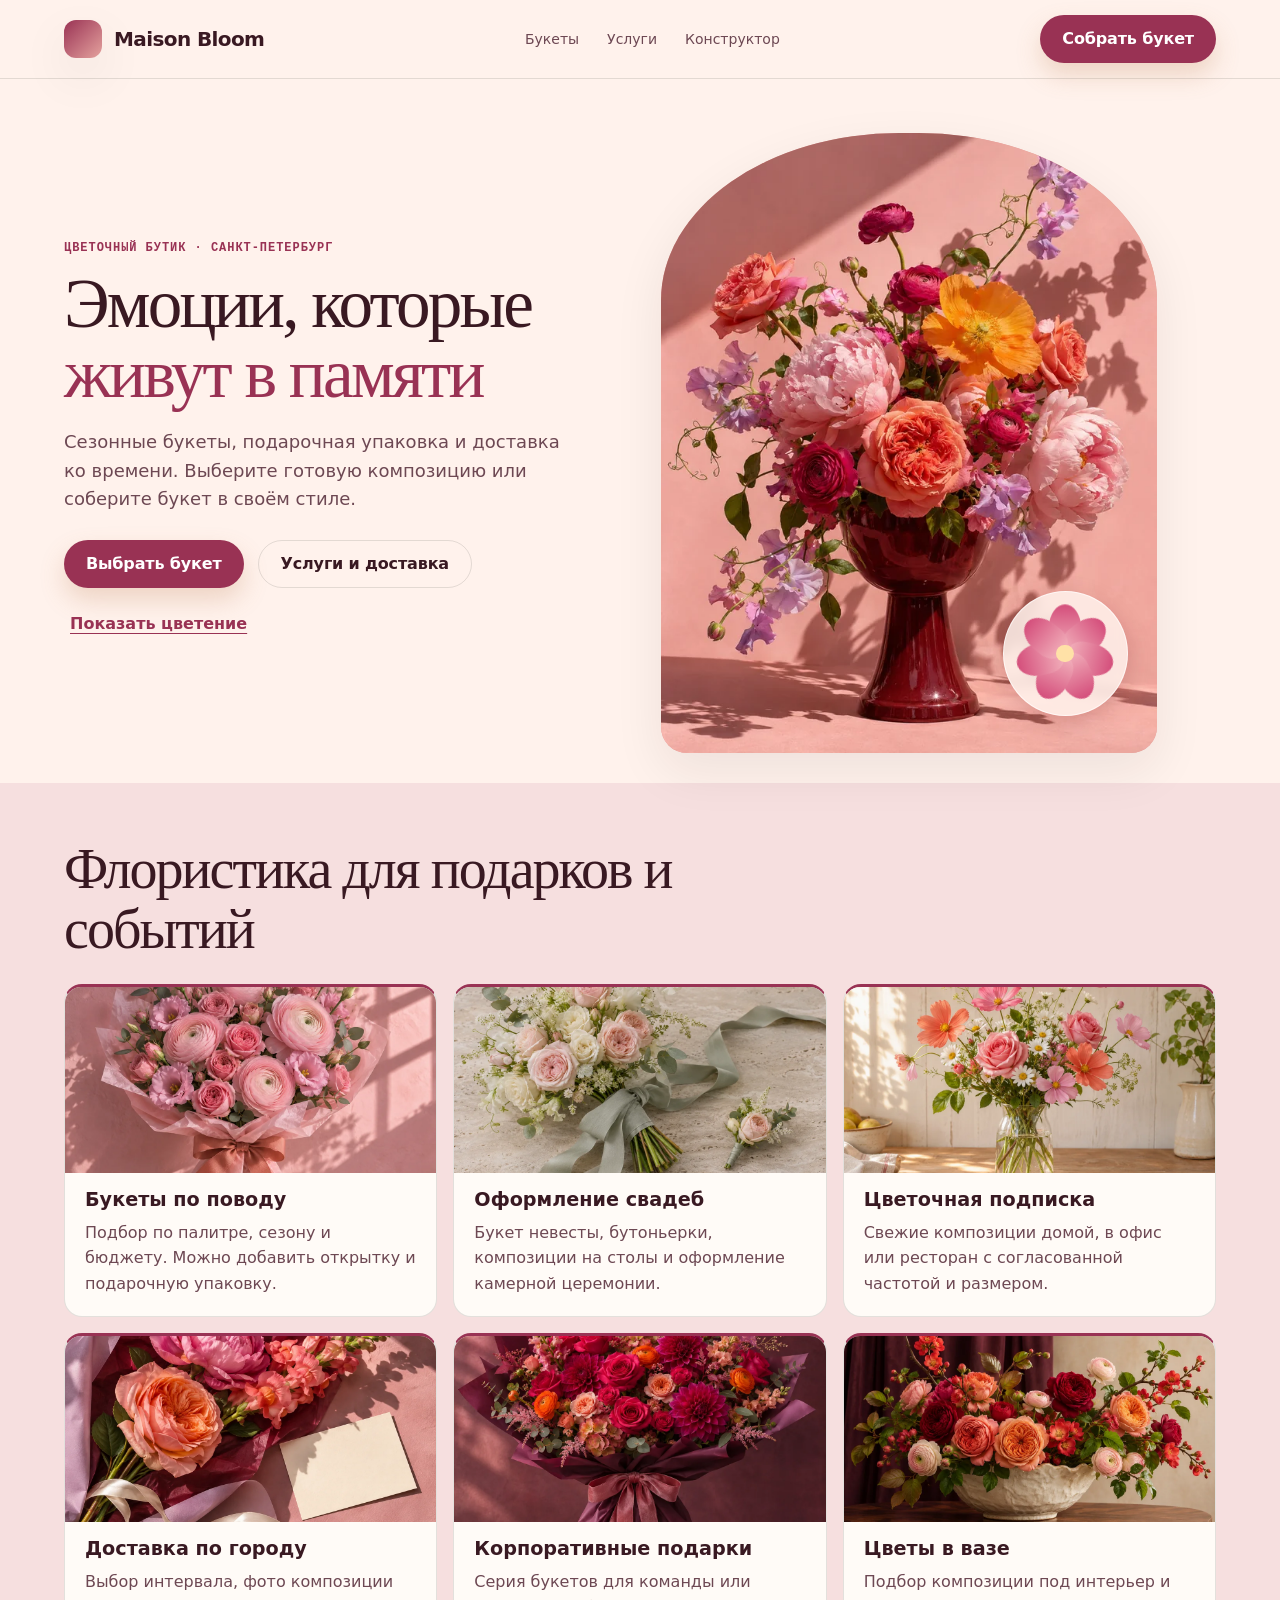
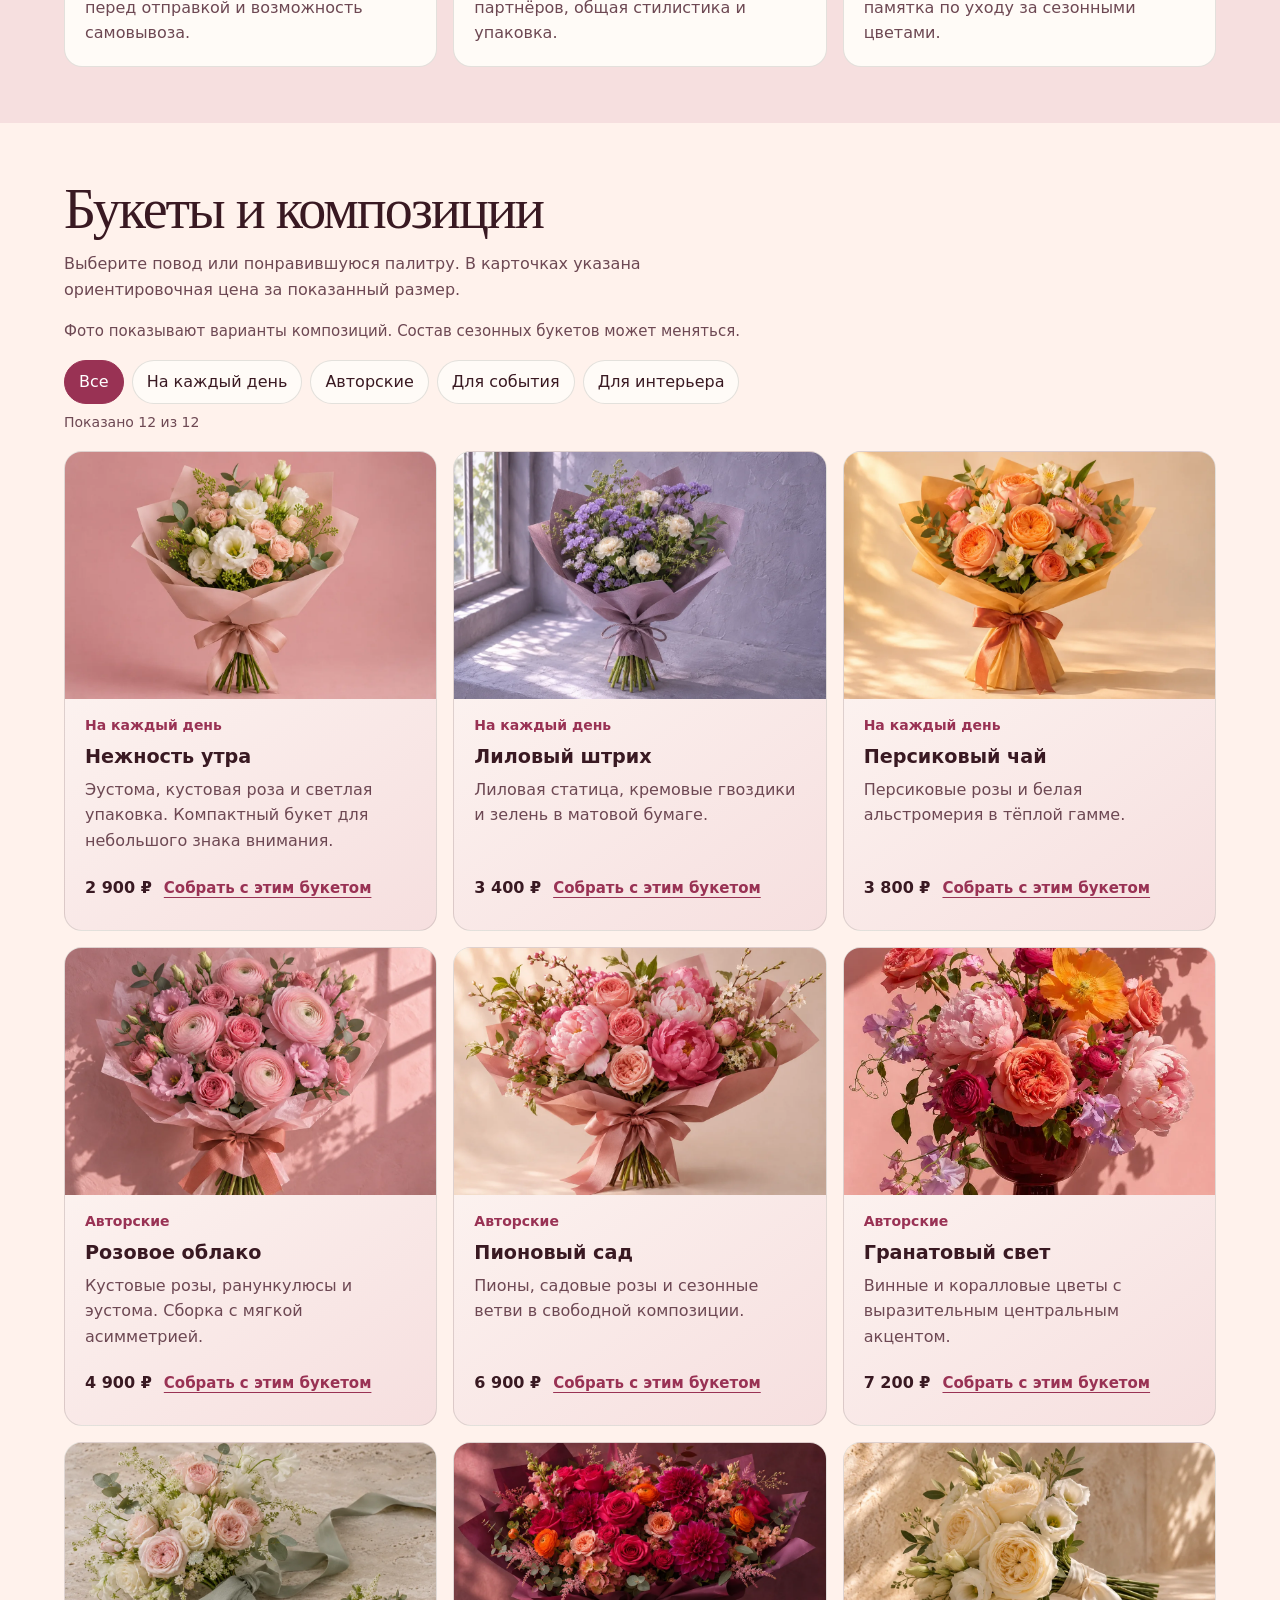
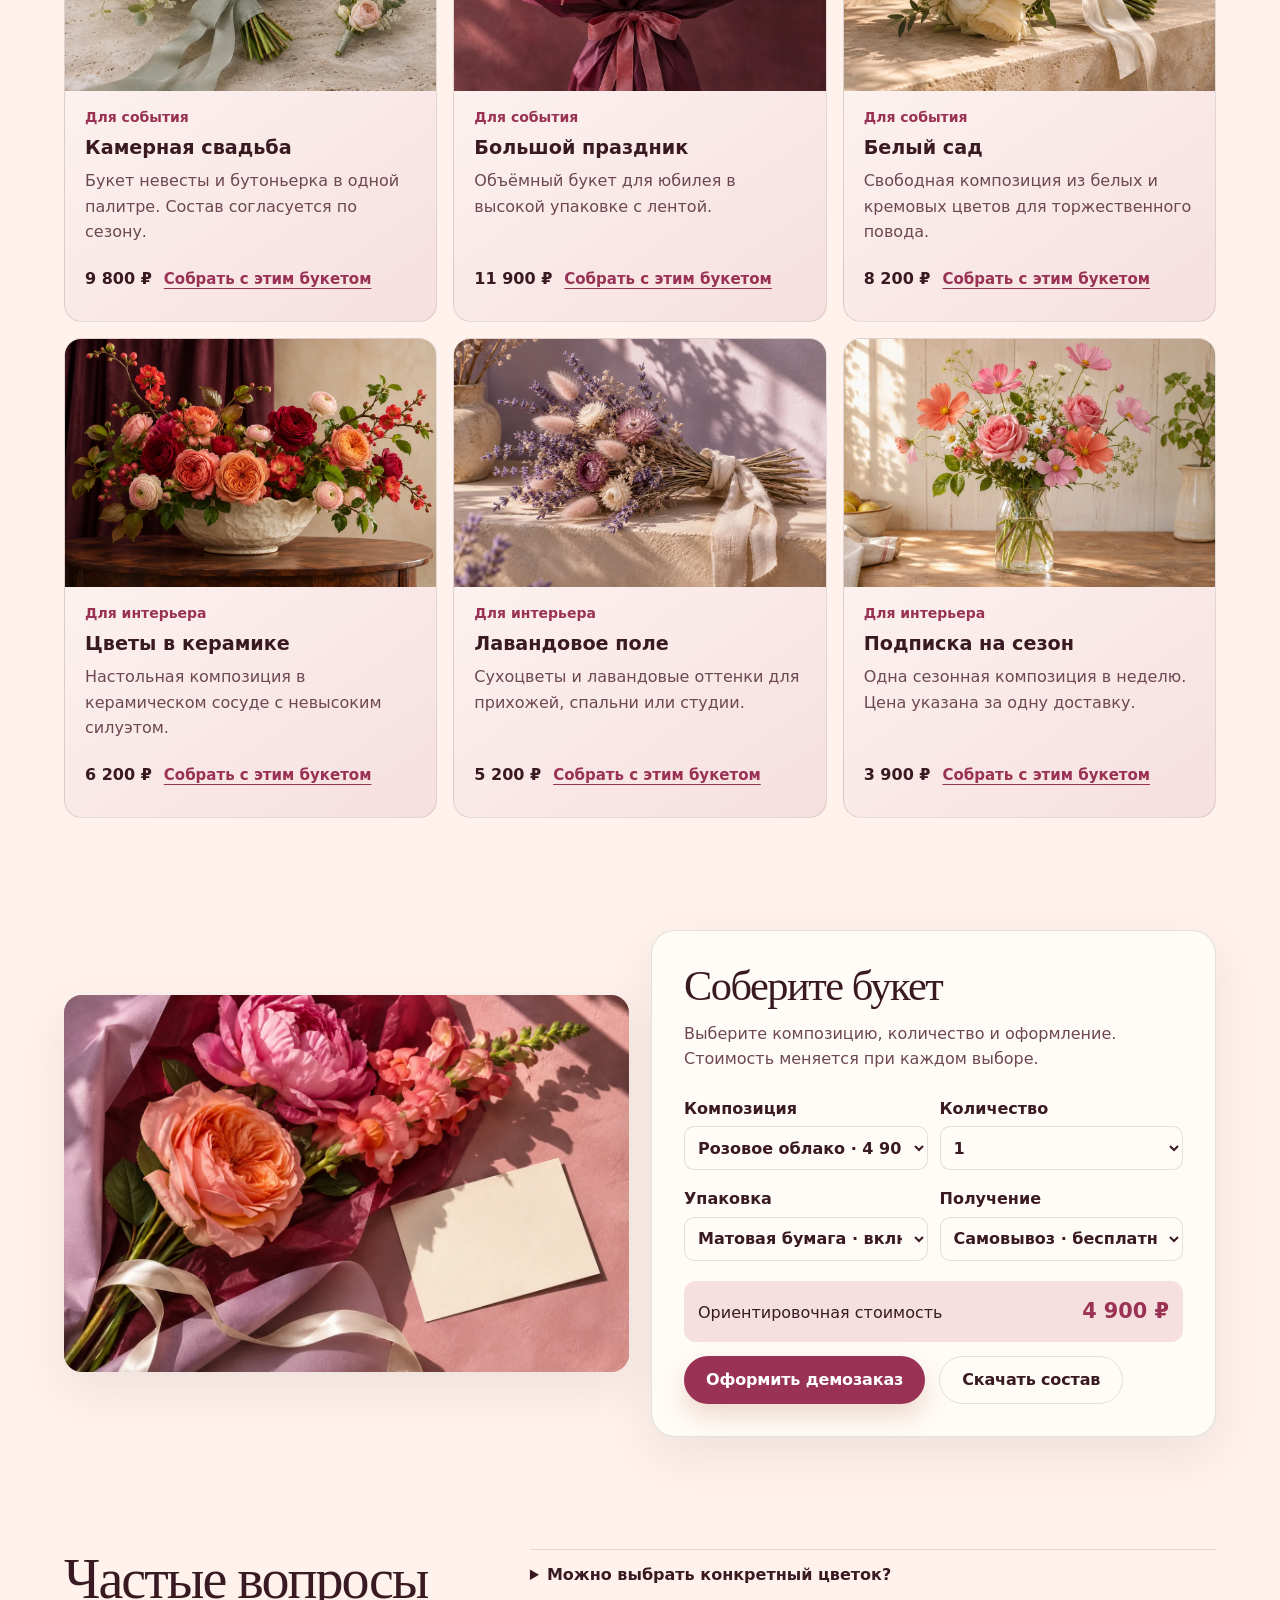
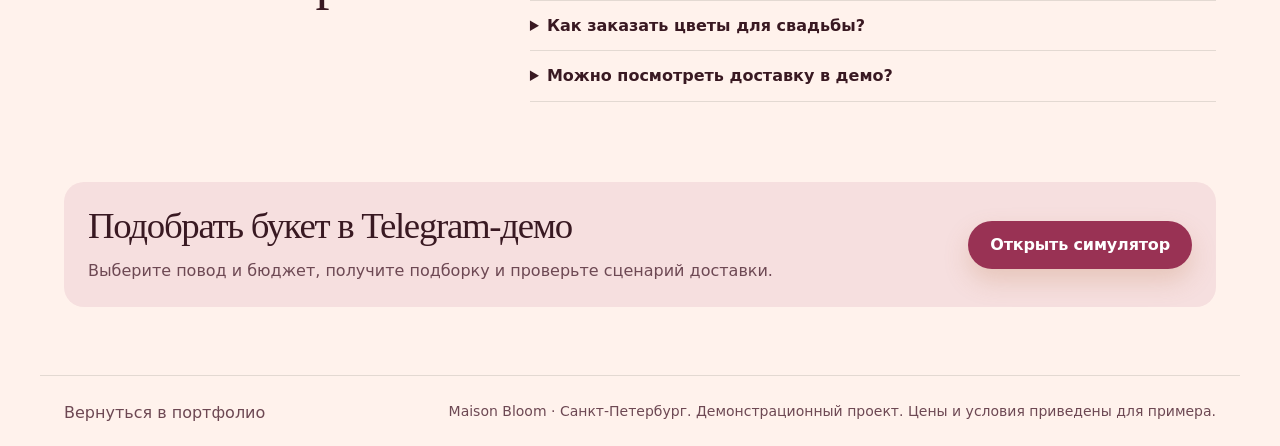
<file: pages/site-flowers.html>
<!doctype html>
<html lang="ru">
<head>
  <meta charset="utf-8">
  <meta name="viewport" content="width=device-width, initial-scale=1">
  <title>Maison Bloom — Цветочный бутик, Санкт-Петербург</title>
  <meta name="description" content="Букеты и композиции и услуги. Демонстрационный сайт для портфолио.">
  <link rel="stylesheet" href="../assets/styles.css">
  <link rel="stylesheet" href="../assets/editorial.css?v=visual-catalog">
  <link rel="stylesheet" href="../assets/experience.css?v=visual-catalog">
  <script src="../assets/app.js?v=visual-catalog" defer></script>
</head>
<body class="project-theme theme-flowers">
  <header class="topbar">
    <div class="container nav">
      <a class="brand" href="../index.html" aria-label="Портфолио, Maison Bloom"><span class="brand-mark" aria-hidden="true"></span>Maison Bloom</a>
      <nav class="nav-links" aria-label="Разделы сайта">
            <a href="#catalog">Букеты</a>
            <a href="#benefits">Услуги</a>
            <a href="#builder">Конструктор</a>
      </nav>
      <a class="btn" href="#builder">Собрать букет</a>
    </div>
  </header>
  <main>
    <section class="hero"><div class="container hero-grid"><div><div class="kicker">Цветочный бутик · Санкт-Петербург</div><h1 class="display">Эмоции, которые <strong>живут в памяти</strong></h1><p class="lead">Сезонные букеты, подарочная упаковка и доставка ко времени. Выберите готовую композицию или соберите букет в своём стиле.</p><div class="hero-actions"><a class="btn" href="#catalog">Выбрать букет</a><a class="ghost" href="#benefits">Услуги и доставка</a><button type="button" class="bloom-replay" data-replay-bloom aria-controls="flower-animation">Показать цветение</button></div></div>
<figure class="project-hero" data-motion="bloom">
  <img src="../assets/art/maison-bloom-hero.webp"
       srcset="../assets/art/maison-bloom-preview.webp 640w, ../assets/art/maison-bloom-hero.webp 1024w"
       sizes="(max-width: 900px) calc(100vw - 40px), (max-width: 1240px) 47vw, 590px"
       alt="Букет из роз, пионов и ранункулюсов на бордовой подставке" fetchpriority="high" decoding="async">
<span class="bloom-emblem" id="flower-animation" aria-hidden="true"><i></i><i></i><i></i><i></i><i></i><i></i><i></i><b></b></span>
</figure>
</div></section>
    <section class="section service-section" id="benefits">
      <div class="container">
        <div class="section-heading"><h2>Флористика для подарков и событий</h2></div>
        <div class="service-grid">
          <article class="service-card"><img class="card-photo" src="../assets/art/bloom-cloud.webp" alt="Розовые розы и ранункулюсы в воздушной упаковке" loading="lazy" decoding="async"><h3>Букеты по поводу</h3><p>Подбор по палитре, сезону и бюджету. Можно добавить открытку и подарочную упаковку.</p></article>
          <article class="service-card"><img class="card-photo" src="../assets/art/bloom-wedding.webp" alt="Светлый букет невесты и бутоньерка в той же палитре" loading="lazy" decoding="async"><h3>Оформление свадеб</h3><p>Букет невесты, бутоньерки, композиции на столы и оформление камерной церемонии.</p></article>
          <article class="service-card"><img class="card-photo" src="../assets/art/bloom-subscription.webp" alt="Сезонная композиция в прозрачной вазе на столе" loading="lazy" decoding="async"><h3>Цветочная подписка</h3><p>Свежие композиции домой, в офис или ресторан с согласованной частотой и размером.</p></article>
          <article class="service-card"><img class="card-photo" src="../assets/art/maison-bloom-detail.webp" alt="Цветы, ленты и упаковка на столе флориста" loading="lazy" decoding="async"><h3>Доставка по городу</h3><p>Выбор интервала, фото композиции перед отправкой и возможность самовывоза.</p></article>
          <article class="service-card"><img class="card-photo" src="../assets/art/bloom-celebration.webp" alt="Большой яркий букет в сливовой бумаге" loading="lazy" decoding="async"><h3>Корпоративные подарки</h3><p>Серия букетов для команды или партнёров, общая стилистика и упаковка.</p></article>
          <article class="service-card"><img class="card-photo" src="../assets/art/bloom-ceramic.webp" alt="Коралловая цветочная композиция в керамической чаше" loading="lazy" decoding="async"><h3>Цветы в вазе</h3><p>Подбор композиции под интерьер и памятка по уходу за сезонными цветами.</p></article>
        </div>
      </div>
    </section>
    <section class="section catalog-section" id="catalog">
      <div class="container" data-catalog>
        <div class="section-heading"><h2>Букеты и композиции</h2><p>Выберите повод или понравившуюся палитру. В карточках указана ориентировочная цена за показанный размер.</p></div>
        <p class="catalog-photo-note">Фото показывают варианты композиций. Состав сезонных букетов может меняться.</p>
        <div class="catalog-controls" hidden>
          <div class="filters" role="group" aria-label="Категории каталога">
            <button type="button" class="filter-button" data-filter="all" aria-pressed="true">Все</button>
            <button type="button" class="filter-button" data-filter="everyday" aria-pressed="false">На каждый день</button>
            <button type="button" class="filter-button" data-filter="signature" aria-pressed="false">Авторские</button>
            <button type="button" class="filter-button" data-filter="event" aria-pressed="false">Для события</button>
            <button type="button" class="filter-button" data-filter="decor" aria-pressed="false">Для интерьера</button>
          </div>
          <p class="catalog-count" data-catalog-count role="status">Показано 12 из 12</p>
        </div>
        <div class="offer-grid">
            <article class="catalog-card" data-category="everyday">
              <img class="card-photo" src="../assets/art/bloom-morning.webp" alt="Букет из светлой эустомы и роз в матовой бумаге" loading="lazy" decoding="async">
              <p class="catalog-category">На каждый день</p>
              <h3>Нежность утра</h3>
              <p>Эустома, кустовая роза и светлая упаковка. Компактный букет для небольшого знака внимания.</p>
              <div class="catalog-meta"><strong>2 900 ₽</strong><a class="item-link" href="#builder" data-estimate-item="0">Собрать с этим букетом</a></div>
            </article>
            <article class="catalog-card" data-category="everyday">
              <img class="card-photo" src="../assets/art/bloom-lilac.webp" alt="Небольшой сиреневый букет из статицы и светлых гвоздик" loading="lazy" decoding="async">
              <p class="catalog-category">На каждый день</p>
              <h3>Лиловый штрих</h3>
              <p>Лиловая статица, кремовые гвоздики и зелень в матовой бумаге.</p>
              <div class="catalog-meta"><strong>3 400 ₽</strong><a class="item-link" href="#builder" data-estimate-item="1">Собрать с этим букетом</a></div>
            </article>
            <article class="catalog-card" data-category="everyday">
              <img class="card-photo" src="../assets/art/bloom-peach.webp" alt="Персиковые розы и белая альстромерия в тёплой упаковке" loading="lazy" decoding="async">
              <p class="catalog-category">На каждый день</p>
              <h3>Персиковый чай</h3>
              <p>Персиковые розы и белая альстромерия в тёплой гамме.</p>
              <div class="catalog-meta"><strong>3 800 ₽</strong><a class="item-link" href="#builder" data-estimate-item="2">Собрать с этим букетом</a></div>
            </article>
            <article class="catalog-card" data-category="signature">
              <img class="card-photo" src="../assets/art/bloom-cloud.webp" alt="Розовые розы и ранункулюсы в воздушной упаковке" loading="lazy" decoding="async">
              <p class="catalog-category">Авторские</p>
              <h3>Розовое облако</h3>
              <p>Кустовые розы, ранункулюсы и эустома. Сборка с мягкой асимметрией.</p>
              <div class="catalog-meta"><strong>4 900 ₽</strong><a class="item-link" href="#builder" data-estimate-item="3">Собрать с этим букетом</a></div>
            </article>
            <article class="catalog-card" data-category="signature">
              <img class="card-photo" src="../assets/art/bloom-peonies.webp" alt="Пышный розовый букет из пионов и садовых роз" loading="lazy" decoding="async">
              <p class="catalog-category">Авторские</p>
              <h3>Пионовый сад</h3>
              <p>Пионы, садовые розы и сезонные ветви в свободной композиции.</p>
              <div class="catalog-meta"><strong>6 900 ₽</strong><a class="item-link" href="#builder" data-estimate-item="4">Собрать с этим букетом</a></div>
            </article>
            <article class="catalog-card" data-category="signature">
              <img class="card-photo" src="../assets/art/maison-bloom-preview.webp" alt="Яркий букет с винными и коралловыми цветами" loading="lazy" decoding="async">
              <p class="catalog-category">Авторские</p>
              <h3>Гранатовый свет</h3>
              <p>Винные и коралловые цветы с выразительным центральным акцентом.</p>
              <div class="catalog-meta"><strong>7 200 ₽</strong><a class="item-link" href="#builder" data-estimate-item="5">Собрать с этим букетом</a></div>
            </article>
            <article class="catalog-card" data-category="event">
              <img class="card-photo" src="../assets/art/bloom-wedding.webp" alt="Светлый букет невесты и бутоньерка в той же палитре" loading="lazy" decoding="async">
              <p class="catalog-category">Для события</p>
              <h3>Камерная свадьба</h3>
              <p>Букет невесты и бутоньерка в одной палитре. Состав согласуется по сезону.</p>
              <div class="catalog-meta"><strong>9 800 ₽</strong><a class="item-link" href="#builder" data-estimate-item="6">Собрать с этим букетом</a></div>
            </article>
            <article class="catalog-card" data-category="event">
              <img class="card-photo" src="../assets/art/bloom-celebration.webp" alt="Большой яркий букет в сливовой бумаге" loading="lazy" decoding="async">
              <p class="catalog-category">Для события</p>
              <h3>Большой праздник</h3>
              <p>Объёмный букет для юбилея в высокой упаковке с лентой.</p>
              <div class="catalog-meta"><strong>11 900 ₽</strong><a class="item-link" href="#builder" data-estimate-item="7">Собрать с этим букетом</a></div>
            </article>
            <article class="catalog-card" data-category="event">
              <img class="card-photo" src="../assets/art/bloom-white.webp" alt="Белые садовые розы и эустома с шёлковой лентой" loading="lazy" decoding="async">
              <p class="catalog-category">Для события</p>
              <h3>Белый сад</h3>
              <p>Свободная композиция из белых и кремовых цветов для торжественного повода.</p>
              <div class="catalog-meta"><strong>8 200 ₽</strong><a class="item-link" href="#builder" data-estimate-item="8">Собрать с этим букетом</a></div>
            </article>
            <article class="catalog-card" data-category="decor">
              <img class="card-photo" src="../assets/art/bloom-ceramic.webp" alt="Коралловая цветочная композиция в керамической чаше" loading="lazy" decoding="async">
              <p class="catalog-category">Для интерьера</p>
              <h3>Цветы в керамике</h3>
              <p>Настольная композиция в керамическом сосуде с невысоким силуэтом.</p>
              <div class="catalog-meta"><strong>6 200 ₽</strong><a class="item-link" href="#builder" data-estimate-item="9">Собрать с этим букетом</a></div>
            </article>
            <article class="catalog-card" data-category="decor">
              <img class="card-photo" src="../assets/art/bloom-lavender.webp" alt="Лаванда и сухоцветы в нежной лиловой гамме" loading="lazy" decoding="async">
              <p class="catalog-category">Для интерьера</p>
              <h3>Лавандовое поле</h3>
              <p>Сухоцветы и лавандовые оттенки для прихожей, спальни или студии.</p>
              <div class="catalog-meta"><strong>5 200 ₽</strong><a class="item-link" href="#builder" data-estimate-item="10">Собрать с этим букетом</a></div>
            </article>
            <article class="catalog-card" data-category="decor">
              <img class="card-photo" src="../assets/art/bloom-subscription.webp" alt="Сезонная композиция в прозрачной вазе на столе" loading="lazy" decoding="async">
              <p class="catalog-category">Для интерьера</p>
              <h3>Подписка на сезон</h3>
              <p>Одна сезонная композиция в неделю. Цена указана за одну доставку.</p>
              <div class="catalog-meta"><strong>3 900 ₽</strong><a class="item-link" href="#builder" data-estimate-item="11">Собрать с этим букетом</a></div>
            </article>
        </div>
      </div>
    </section>
    <section class="section" id="builder">
    <div class="container split feature-layout">
        <figure class="project-photo feature-photo">
  <img src="../assets/art/maison-bloom-detail.webp" alt="Цветы, лента и подарочная бумага на столе флориста" loading="lazy" decoding="async">
</figure>
        <form class="card estimate" data-estimate data-document="Maison Bloom">
          <div class="section-heading"><h2>Соберите букет</h2><p>Выберите композицию, количество и оформление. Стоимость меняется при каждом выборе.</p></div>
          <div class="form-grid">
            <label>Композиция
              <select data-estimate-product>
                <option value="0" data-price="2900">Нежность утра · 2 900 ₽</option>
                <option value="1" data-price="3400">Лиловый штрих · 3 400 ₽</option>
                <option value="2" data-price="3800">Персиковый чай · 3 800 ₽</option>
                <option value="3" data-price="4900" selected>Розовое облако · 4 900 ₽</option>
                <option value="4" data-price="6900">Пионовый сад · 6 900 ₽</option>
                <option value="5" data-price="7200">Гранатовый свет · 7 200 ₽</option>
                <option value="6" data-price="9800">Камерная свадьба · 9 800 ₽</option>
                <option value="7" data-price="11900">Большой праздник · 11 900 ₽</option>
                <option value="8" data-price="8200">Белый сад · 8 200 ₽</option>
                <option value="9" data-price="6200">Цветы в керамике · 6 200 ₽</option>
                <option value="10" data-price="5200">Лавандовое поле · 5 200 ₽</option>
                <option value="11" data-price="3900">Подписка на сезон · 3 900 ₽</option>
              </select>
            </label>
            <label>Количество
              <select data-estimate-quantity><option>1</option><option>2</option><option>3</option><option>4</option><option>5</option><option>6</option></select>
            </label>
            <label>Упаковка
              <select data-extra>
                <option value="0">Матовая бумага · включена</option>
                <option value="450">Подарочная бумага и лента · +450 ₽</option>
                <option value="650">Подарочная коробка · +650 ₽</option>
              </select>
            </label>
            <label>Получение
              <select data-extra data-order-extra>
                <option value="0">Самовывоз · бесплатно</option>
                <option value="490">Доставка по городу · +490 ₽</option>
              </select>
            </label>
          </div>
          <div class="estimate-result"><span>Ориентировочная стоимость</span><output aria-live="polite">4 900 ₽</output></div>
          <div class="hero-actions">
            <button type="button" class="btn" data-estimate-request data-request-kind="flowers">Оформить демозаказ</button>
            <button type="button" class="ghost" data-save-estimate>Скачать состав</button>
          </div>
          <noscript><p>Для изменения расчёта включите JavaScript.</p></noscript>
        </form>
      </div>
    </section>
    <section class="section" id="faq">
      <div class="container faq-layout">
        <h2>Частые вопросы</h2>
        <div class="faq">
          <details><summary>Можно выбрать конкретный цветок?</summary><p>Композицию можно задать по палитре и желаемым цветам. Сезонные замены согласовываются заранее.</p></details>
          <details><summary>Как заказать цветы для свадьбы?</summary><p>Сначала выбираются дата, примеры палитры и объём работ. За несколько дней до события подтверждается состав.</p></details>
          <details><summary>Можно посмотреть доставку в демо?</summary><p>Да. Конструктор показывает пример стоимости, а в симуляторе бота можно выбрать повод, бюджет и способ получения.</p></details>
        </div>
      </div>
    </section>
    <section class="section compact">
      <div class="container"><div class="bot-callout">
        <div><h2>Подобрать букет в Telegram-демо</h2><p>Выберите повод и бюджет, получите подборку и проверьте сценарий доставки.</p></div>
        <a class="btn" href="bot-tg-flower.html">Открыть симулятор</a>
      </div></div>
    </section>
  </main>
  <footer class="footer"><div class="container footer-grid"><a href="../index.html">Вернуться в портфолио</a><span class="note">Maison Bloom · Санкт-Петербург. Демонстрационный проект. Цены и условия приведены для примера.</span></div></footer>
</body>
</html>
</file>
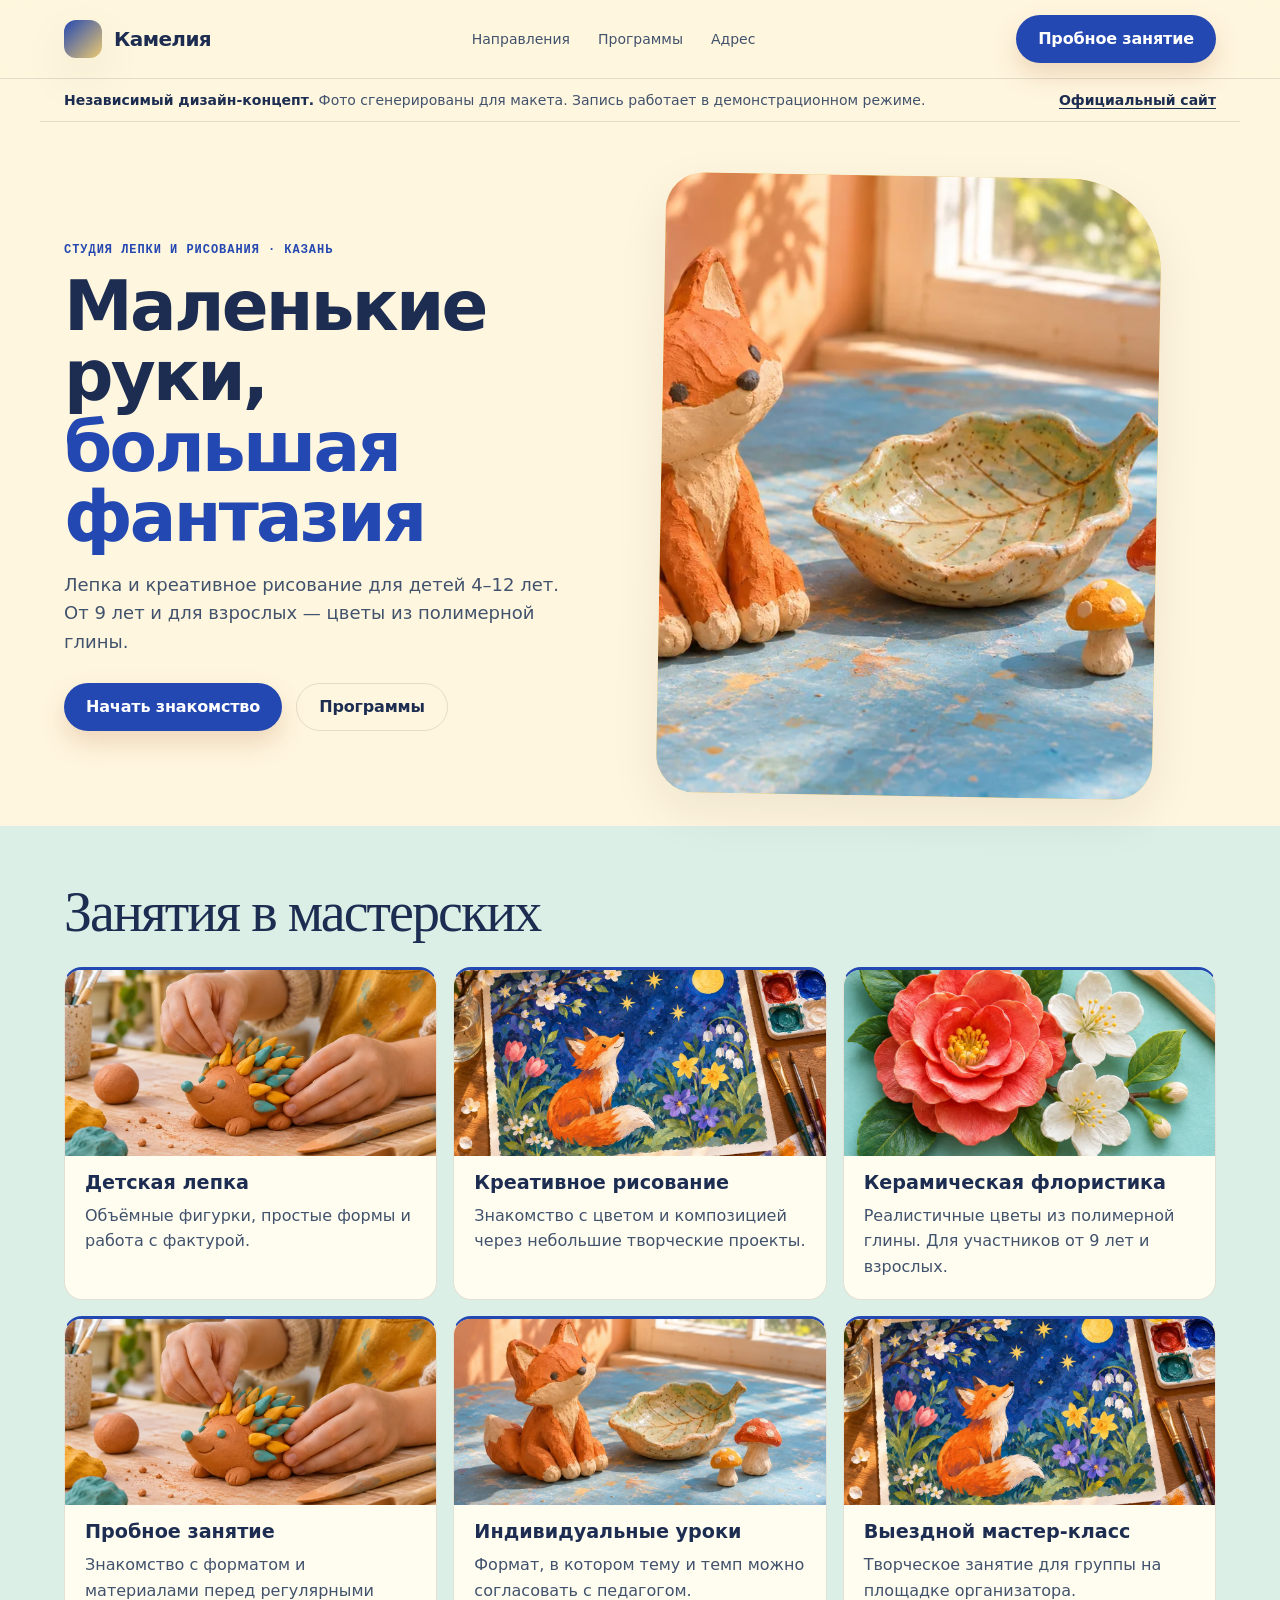
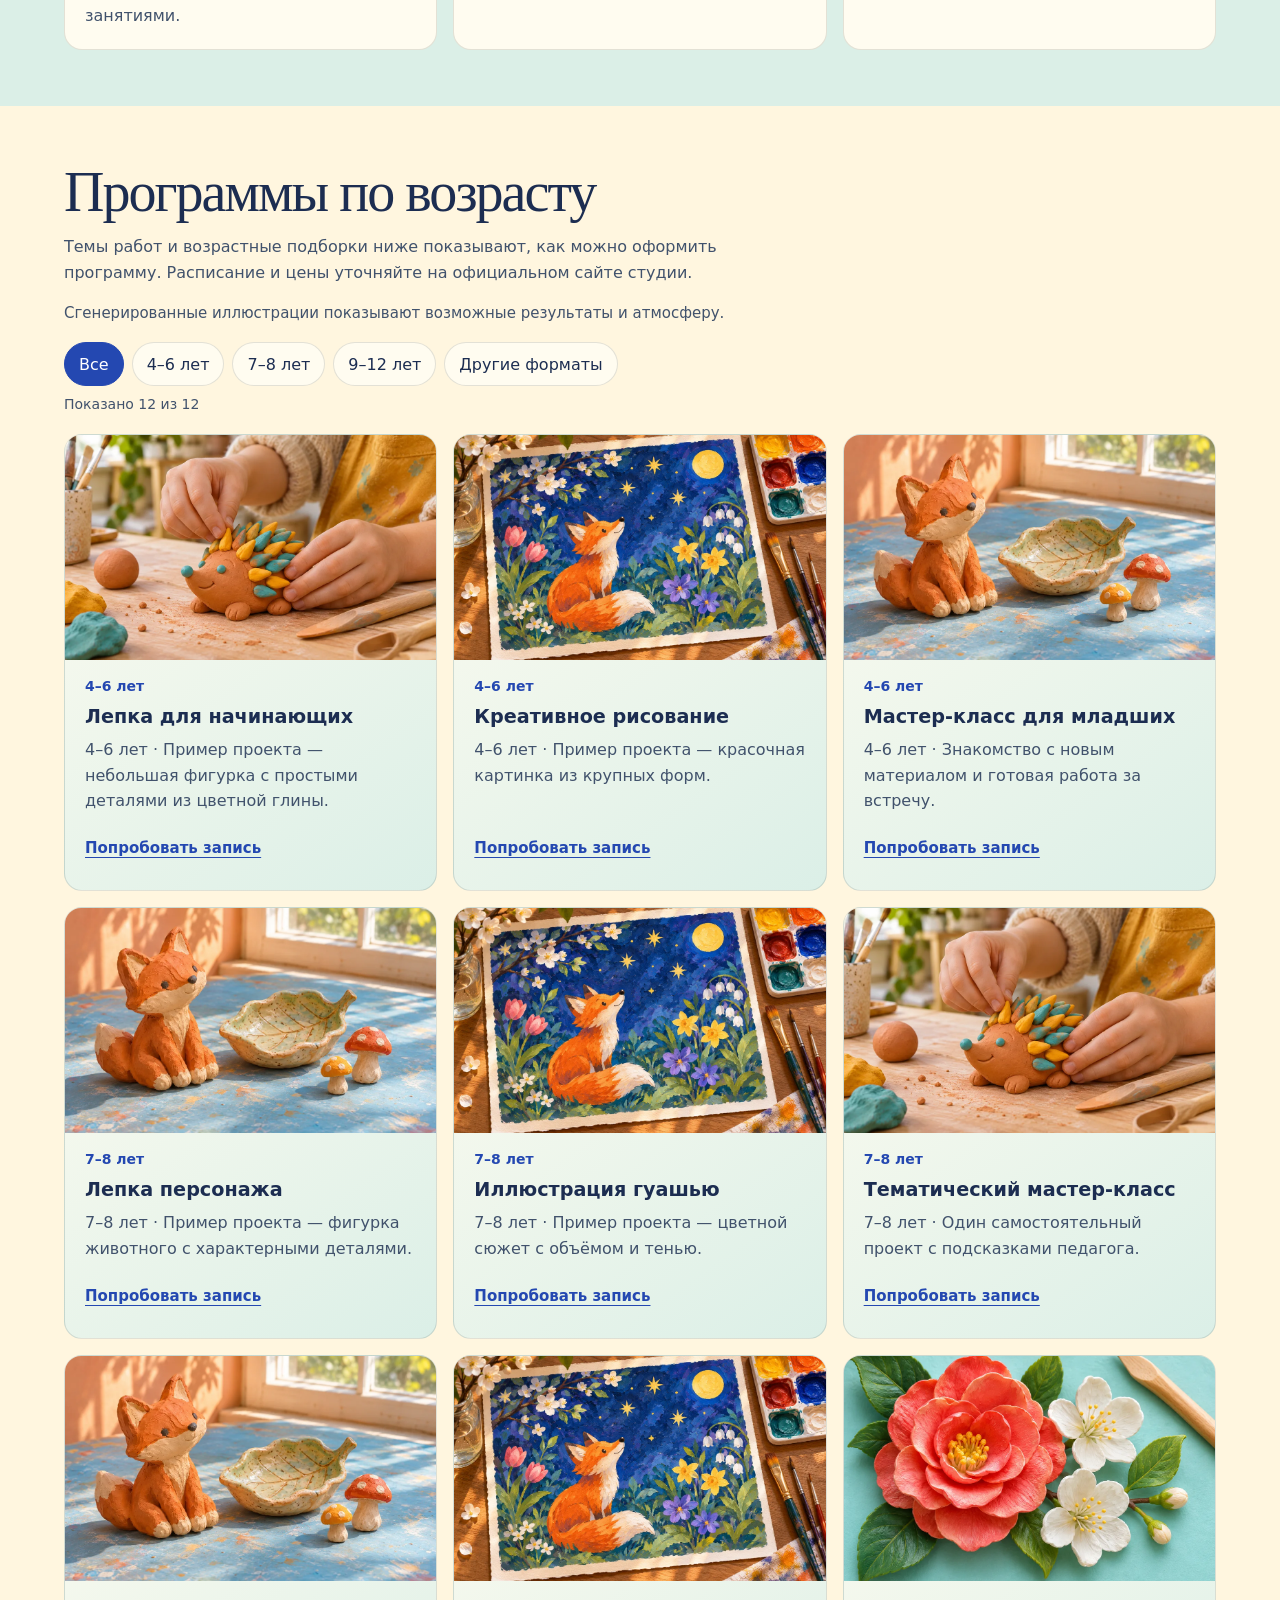
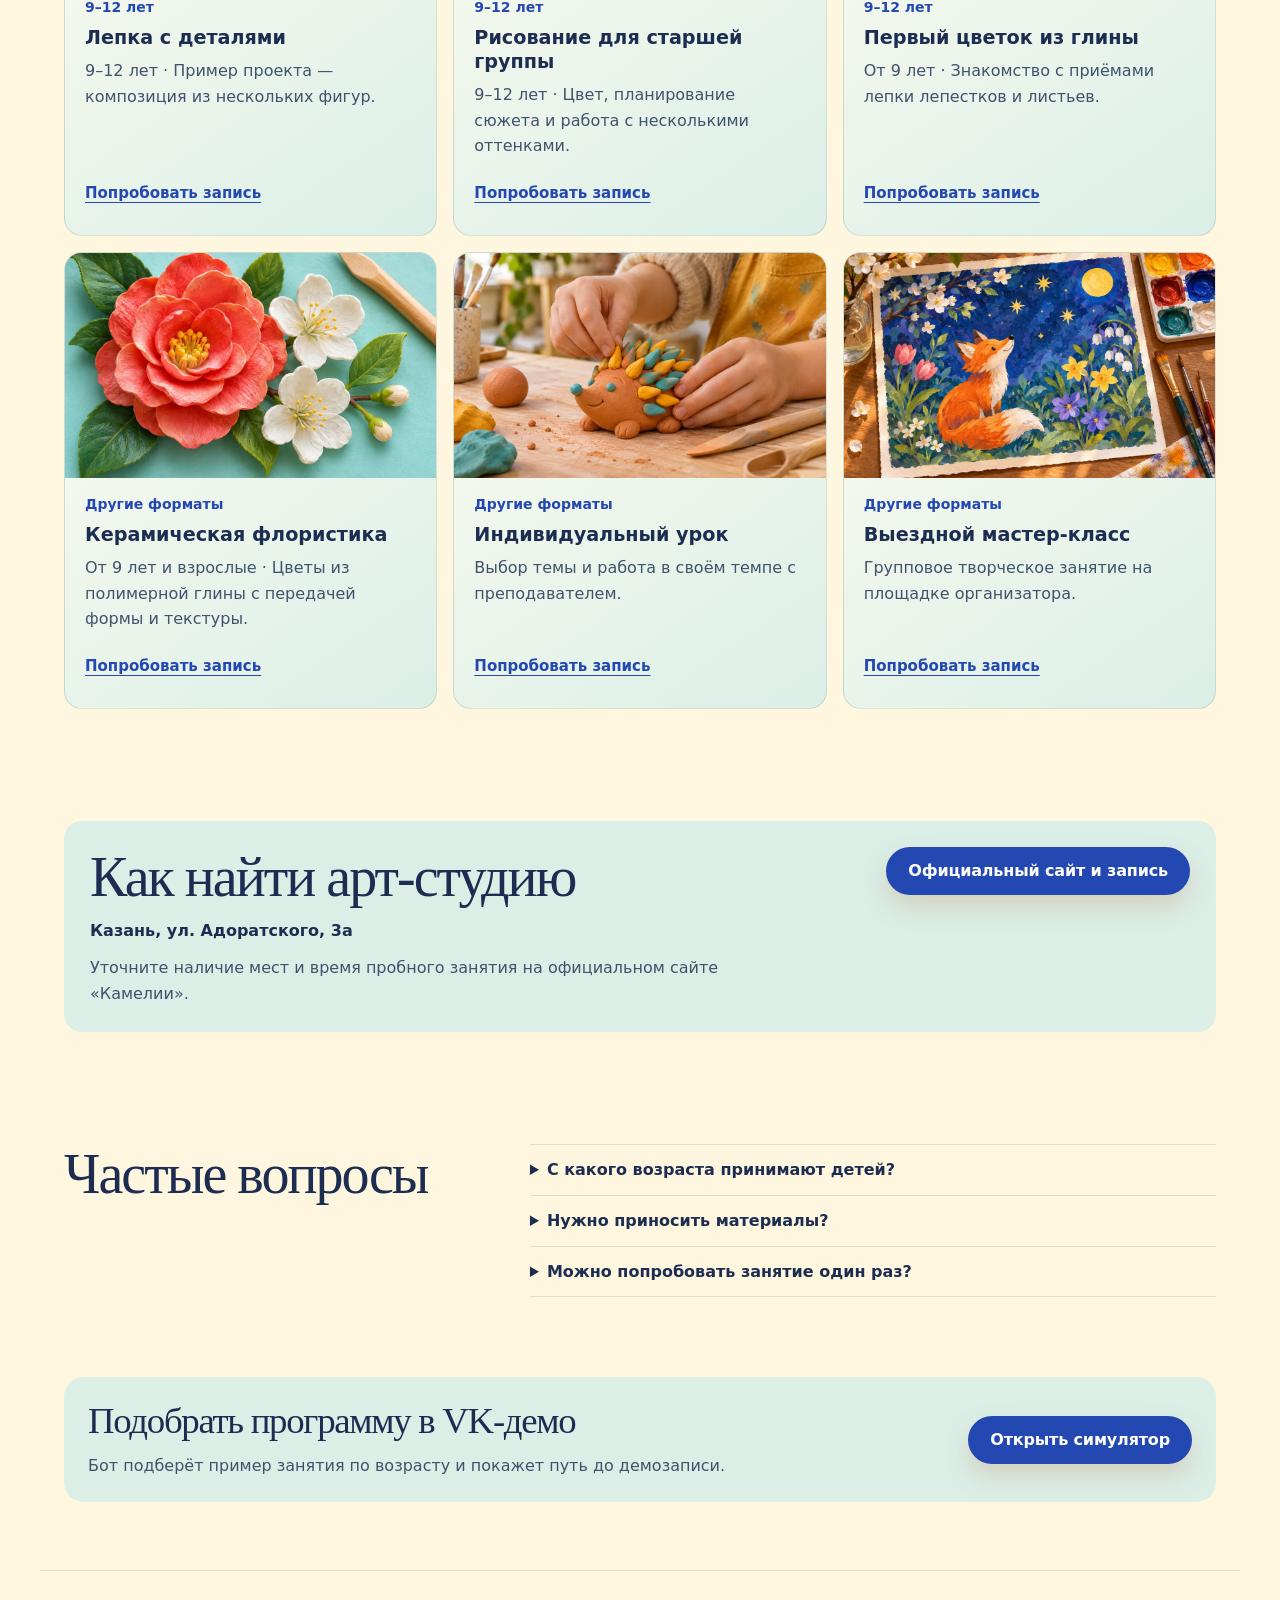
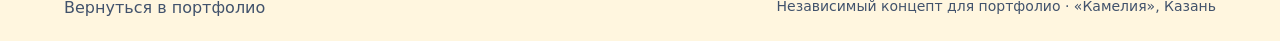
<file: pages/site-kids.html>
<!doctype html>
<html lang="ru">
<head>
  <meta charset="utf-8">
  <meta name="viewport" content="width=device-width, initial-scale=1">
  <title>Камелия — Студия лепки и рисования, Казань</title>
  <meta name="description" content="Независимый дизайн-концепт для казанской арт-студии «Камелия».">
  <link rel="stylesheet" href="../assets/styles.css">
  <link rel="stylesheet" href="../assets/editorial.css?v=visual-catalog">
  <link rel="stylesheet" href="../assets/experience.css?v=visual-catalog">
  <script src="../assets/app.js?v=visual-catalog" defer></script>
</head>
<body class="project-theme theme-kids">
  <header class="topbar">
    <div class="container nav">
      <a class="brand" href="../index.html" aria-label="Портфолио, Камелия"><span class="brand-mark" aria-hidden="true"></span>Камелия</a>
      <nav class="nav-links" aria-label="Разделы сайта">
            <a href="#topics">Направления</a>
            <a href="#stories">Программы</a>
            <a href="#parents">Адрес</a>
      </nav>
      <a class="btn" href="#parents">Пробное занятие</a>
    </div>
  </header>
  <main>
    <div class="container concept-note">
      <p><strong>Независимый дизайн-концепт.</strong> Фото сгенерированы для макета. Запись работает в демонстрационном режиме.</p>
      <a href="https://mklass-clay.ru/">Официальный сайт</a>
    </div>
    <section class="hero"><div class="container hero-grid"><div><div class="kicker">Студия лепки и рисования · Казань</div><h1 class="display">Маленькие руки, <strong>большая фантазия</strong></h1><p class="lead">Лепка и креативное рисование для детей 4–12 лет. От 9 лет и для взрослых — цветы из полимерной глины.</p><div class="hero-actions"><a class="btn" href="#topics">Начать знакомство</a><a class="ghost" href="#stories">Программы</a></div></div>
<figure class="project-hero" data-motion="orbit">
  <img src="../assets/art/clay-fox.webp" alt="Фигурка лисёнка, маленькие грибы и мисочка в форме листа" fetchpriority="high" decoding="async">
  <span class="hero-motion" aria-hidden="true"></span>
</figure>
</div></section>
    <section class="section service-section" id="topics">
      <div class="container">
        <div class="section-heading"><h2>Занятия в мастерских</h2></div>
        <div class="service-grid">
          <article class="service-card"><img class="card-photo" src="../assets/art/clay-making.webp" alt="Руки лепят небольшого ёжика из глины" loading="lazy" decoding="async"><h3>Детская лепка</h3><p>Объёмные фигурки, простые формы и работа с фактурой.</p></article>
          <article class="service-card"><img class="card-photo" src="../assets/art/clay-paint.webp" alt="Рисунок гуашью с лисёнком и звёздами в ночном саду" loading="lazy" decoding="async"><h3>Креативное рисование</h3><p>Знакомство с цветом и композицией через небольшие творческие проекты.</p></article>
          <article class="service-card"><img class="card-photo" src="../assets/art/clay-flowers.webp" alt="Камелия и белые цветы с листьями, вылепленные из полимерной глины" loading="lazy" decoding="async"><h3>Керамическая флористика</h3><p>Реалистичные цветы из полимерной глины. Для участников от 9 лет и взрослых.</p></article>
          <article class="service-card"><img class="card-photo" src="../assets/art/clay-making.webp" alt="Руки лепят небольшого ёжика из глины" loading="lazy" decoding="async"><h3>Пробное занятие</h3><p>Знакомство с форматом и материалами перед регулярными занятиями.</p></article>
          <article class="service-card"><img class="card-photo" src="../assets/art/clay-fox.webp" alt="Фигурка лисёнка, маленькие грибы и мисочка в форме листа" loading="lazy" decoding="async"><h3>Индивидуальные уроки</h3><p>Формат, в котором тему и темп можно согласовать с педагогом.</p></article>
          <article class="service-card"><img class="card-photo" src="../assets/art/clay-paint.webp" alt="Рисунок гуашью с лисёнком и звёздами в ночном саду" loading="lazy" decoding="async"><h3>Выездной мастер-класс</h3><p>Творческое занятие для группы на площадке организатора.</p></article>
        </div>
      </div>
    </section>
    <section class="section catalog-section" id="stories">
      <div class="container" data-catalog>
        <div class="section-heading"><h2>Программы по возрасту</h2><p>Темы работ и возрастные подборки ниже показывают, как можно оформить программу. Расписание и цены уточняйте на официальном сайте студии.</p></div>
        <p class="catalog-photo-note">Сгенерированные иллюстрации показывают возможные результаты и атмосферу.</p>
        <div class="catalog-controls" hidden>
          <div class="filters" role="group" aria-label="Категории каталога">
            <button type="button" class="filter-button" data-filter="all" aria-pressed="true">Все</button>
            <button type="button" class="filter-button" data-filter="little" aria-pressed="false">4–6 лет</button>
            <button type="button" class="filter-button" data-filter="school" aria-pressed="false">7–8 лет</button>
            <button type="button" class="filter-button" data-filter="older" aria-pressed="false">9–12 лет</button>
            <button type="button" class="filter-button" data-filter="holiday" aria-pressed="false">Другие форматы</button>
          </div>
          <p class="catalog-count" data-catalog-count role="status">Показано 12 из 12</p>
        </div>
        <div class="offer-grid">
            <article class="catalog-card" data-category="little">
              <img class="card-photo" src="../assets/art/clay-making.webp" alt="Руки лепят небольшого ёжика из глины" loading="lazy" decoding="async">
              <p class="catalog-category">4–6 лет</p>
              <h3>Лепка для начинающих</h3>
              <p>4–6 лет · Пример проекта — небольшая фигурка с простыми деталями из цветной глины.</p>
              <div class="catalog-meta"><button type="button" class="item-link" data-demo="Лепка для начинающих. Интервалы ниже показывают, как могла бы работать запись в этом макете." data-choice-label="Интервал" data-choices="Утро|День|Вечер">Попробовать запись</button></div>
            </article>
            <article class="catalog-card" data-category="little">
              <img class="card-photo" src="../assets/art/clay-paint.webp" alt="Рисунок гуашью с лисёнком и звёздами в ночном саду" loading="lazy" decoding="async">
              <p class="catalog-category">4–6 лет</p>
              <h3>Креативное рисование</h3>
              <p>4–6 лет · Пример проекта — красочная картинка из крупных форм.</p>
              <div class="catalog-meta"><button type="button" class="item-link" data-demo="Креативное рисование. Интервалы ниже показывают, как могла бы работать запись в этом макете." data-choice-label="Интервал" data-choices="Утро|День|Вечер">Попробовать запись</button></div>
            </article>
            <article class="catalog-card" data-category="little">
              <img class="card-photo" src="../assets/art/clay-fox.webp" alt="Фигурка лисёнка, маленькие грибы и мисочка в форме листа" loading="lazy" decoding="async">
              <p class="catalog-category">4–6 лет</p>
              <h3>Мастер-класс для младших</h3>
              <p>4–6 лет · Знакомство с новым материалом и готовая работа за встречу.</p>
              <div class="catalog-meta"><button type="button" class="item-link" data-demo="Мастер-класс для младших. Интервалы ниже показывают, как могла бы работать запись в этом макете." data-choice-label="Интервал" data-choices="Утро|День|Вечер">Попробовать запись</button></div>
            </article>
            <article class="catalog-card" data-category="school">
              <img class="card-photo" src="../assets/art/clay-fox.webp" alt="Фигурка лисёнка, маленькие грибы и мисочка в форме листа" loading="lazy" decoding="async">
              <p class="catalog-category">7–8 лет</p>
              <h3>Лепка персонажа</h3>
              <p>7–8 лет · Пример проекта — фигурка животного с характерными деталями.</p>
              <div class="catalog-meta"><button type="button" class="item-link" data-demo="Лепка персонажа. Интервалы ниже показывают, как могла бы работать запись в этом макете." data-choice-label="Интервал" data-choices="Утро|День|Вечер">Попробовать запись</button></div>
            </article>
            <article class="catalog-card" data-category="school">
              <img class="card-photo" src="../assets/art/clay-paint.webp" alt="Рисунок гуашью с лисёнком и звёздами в ночном саду" loading="lazy" decoding="async">
              <p class="catalog-category">7–8 лет</p>
              <h3>Иллюстрация гуашью</h3>
              <p>7–8 лет · Пример проекта — цветной сюжет с объёмом и тенью.</p>
              <div class="catalog-meta"><button type="button" class="item-link" data-demo="Иллюстрация гуашью. Интервалы ниже показывают, как могла бы работать запись в этом макете." data-choice-label="Интервал" data-choices="Утро|День|Вечер">Попробовать запись</button></div>
            </article>
            <article class="catalog-card" data-category="school">
              <img class="card-photo" src="../assets/art/clay-making.webp" alt="Руки лепят небольшого ёжика из глины" loading="lazy" decoding="async">
              <p class="catalog-category">7–8 лет</p>
              <h3>Тематический мастер-класс</h3>
              <p>7–8 лет · Один самостоятельный проект с подсказками педагога.</p>
              <div class="catalog-meta"><button type="button" class="item-link" data-demo="Тематический мастер-класс. Интервалы ниже показывают, как могла бы работать запись в этом макете." data-choice-label="Интервал" data-choices="Утро|День|Вечер">Попробовать запись</button></div>
            </article>
            <article class="catalog-card" data-category="older">
              <img class="card-photo" src="../assets/art/clay-fox.webp" alt="Фигурка лисёнка, маленькие грибы и мисочка в форме листа" loading="lazy" decoding="async">
              <p class="catalog-category">9–12 лет</p>
              <h3>Лепка с деталями</h3>
              <p>9–12 лет · Пример проекта — композиция из нескольких фигур.</p>
              <div class="catalog-meta"><button type="button" class="item-link" data-demo="Лепка с деталями. Интервалы ниже показывают, как могла бы работать запись в этом макете." data-choice-label="Интервал" data-choices="Утро|День|Вечер">Попробовать запись</button></div>
            </article>
            <article class="catalog-card" data-category="older">
              <img class="card-photo" src="../assets/art/clay-paint.webp" alt="Рисунок гуашью с лисёнком и звёздами в ночном саду" loading="lazy" decoding="async">
              <p class="catalog-category">9–12 лет</p>
              <h3>Рисование для старшей группы</h3>
              <p>9–12 лет · Цвет, планирование сюжета и работа с несколькими оттенками.</p>
              <div class="catalog-meta"><button type="button" class="item-link" data-demo="Рисование для старшей группы. Интервалы ниже показывают, как могла бы работать запись в этом макете." data-choice-label="Интервал" data-choices="Утро|День|Вечер">Попробовать запись</button></div>
            </article>
            <article class="catalog-card" data-category="older">
              <img class="card-photo" src="../assets/art/clay-flowers.webp" alt="Камелия и белые цветы с листьями, вылепленные из полимерной глины" loading="lazy" decoding="async">
              <p class="catalog-category">9–12 лет</p>
              <h3>Первый цветок из глины</h3>
              <p>От 9 лет · Знакомство с приёмами лепки лепестков и листьев.</p>
              <div class="catalog-meta"><button type="button" class="item-link" data-demo="Первый цветок из глины. Интервалы ниже показывают, как могла бы работать запись в этом макете." data-choice-label="Интервал" data-choices="Утро|День|Вечер">Попробовать запись</button></div>
            </article>
            <article class="catalog-card" data-category="holiday">
              <img class="card-photo" src="../assets/art/clay-flowers.webp" alt="Камелия и белые цветы с листьями, вылепленные из полимерной глины" loading="lazy" decoding="async">
              <p class="catalog-category">Другие форматы</p>
              <h3>Керамическая флористика</h3>
              <p>От 9 лет и взрослые · Цветы из полимерной глины с передачей формы и текстуры.</p>
              <div class="catalog-meta"><button type="button" class="item-link" data-demo="Керамическая флористика. Интервалы ниже показывают, как могла бы работать запись в этом макете." data-choice-label="Интервал" data-choices="Утро|День|Вечер">Попробовать запись</button></div>
            </article>
            <article class="catalog-card" data-category="holiday">
              <img class="card-photo" src="../assets/art/clay-making.webp" alt="Руки лепят небольшого ёжика из глины" loading="lazy" decoding="async">
              <p class="catalog-category">Другие форматы</p>
              <h3>Индивидуальный урок</h3>
              <p>Выбор темы и работа в своём темпе с преподавателем.</p>
              <div class="catalog-meta"><button type="button" class="item-link" data-demo="Индивидуальный урок. Интервалы ниже показывают, как могла бы работать запись в этом макете." data-choice-label="Интервал" data-choices="Утро|День|Вечер">Попробовать запись</button></div>
            </article>
            <article class="catalog-card" data-category="holiday">
              <img class="card-photo" src="../assets/art/clay-paint.webp" alt="Рисунок гуашью с лисёнком и звёздами в ночном саду" loading="lazy" decoding="async">
              <p class="catalog-category">Другие форматы</p>
              <h3>Выездной мастер-класс</h3>
              <p>Групповое творческое занятие на площадке организатора.</p>
              <div class="catalog-meta"><button type="button" class="item-link" data-demo="Выездной мастер-класс. Интервалы ниже показывают, как могла бы работать запись в этом макете." data-choice-label="Интервал" data-choices="Утро|День|Вечер">Попробовать запись</button></div>
            </article>
        </div>
      </div>
    </section>
    <section class="section" id="parents">
      <div class="container"><div class="contact-card">
        <div class="section-heading">
          <h2>Как найти арт-студию</h2>
          <address>Казань, ул. Адоратского, 3а</address>
          <p>Уточните наличие мест и время пробного занятия на официальном сайте «Камелии».</p>

        </div>
        <a class="btn" href="https://mklass-clay.ru/">Официальный сайт и запись</a>
      </div></div>
    </section>

    <section class="section" id="faq">
      <div class="container faq-layout">
        <h2>Частые вопросы</h2>
        <div class="faq">
          <details><summary>С какого возраста принимают детей?</summary><p>На официальном сайте указаны занятия лепкой и рисованием для детей 4–12 лет. Керамическая флористика доступна от 9 лет.</p></details>
          <details><summary>Нужно приносить материалы?</summary><p>Студия указывает, что предоставляет инструменты и основные материалы для занятий.</p></details>
          <details><summary>Можно попробовать занятие один раз?</summary><p>В студии доступны разовые занятия и индивидуальные уроки. Для актуальных условий откройте официальный сайт.</p></details>
        </div>
      </div>
    </section>
    <section class="section compact">
      <div class="container"><div class="bot-callout">
        <div><h2>Подобрать программу в VK-демо</h2><p>Бот подберёт пример занятия по возрасту и покажет путь до демозаписи.</p></div>
        <a class="btn" href="bot-vk-kids.html">Открыть симулятор</a>
      </div></div>
    </section>
  </main>
  <footer class="footer"><div class="container footer-grid"><a href="../index.html">Вернуться в портфолио</a><span class="note">Независимый концепт для портфолио · «Камелия», Казань</span></div></footer>
</body>
</html>
</file>
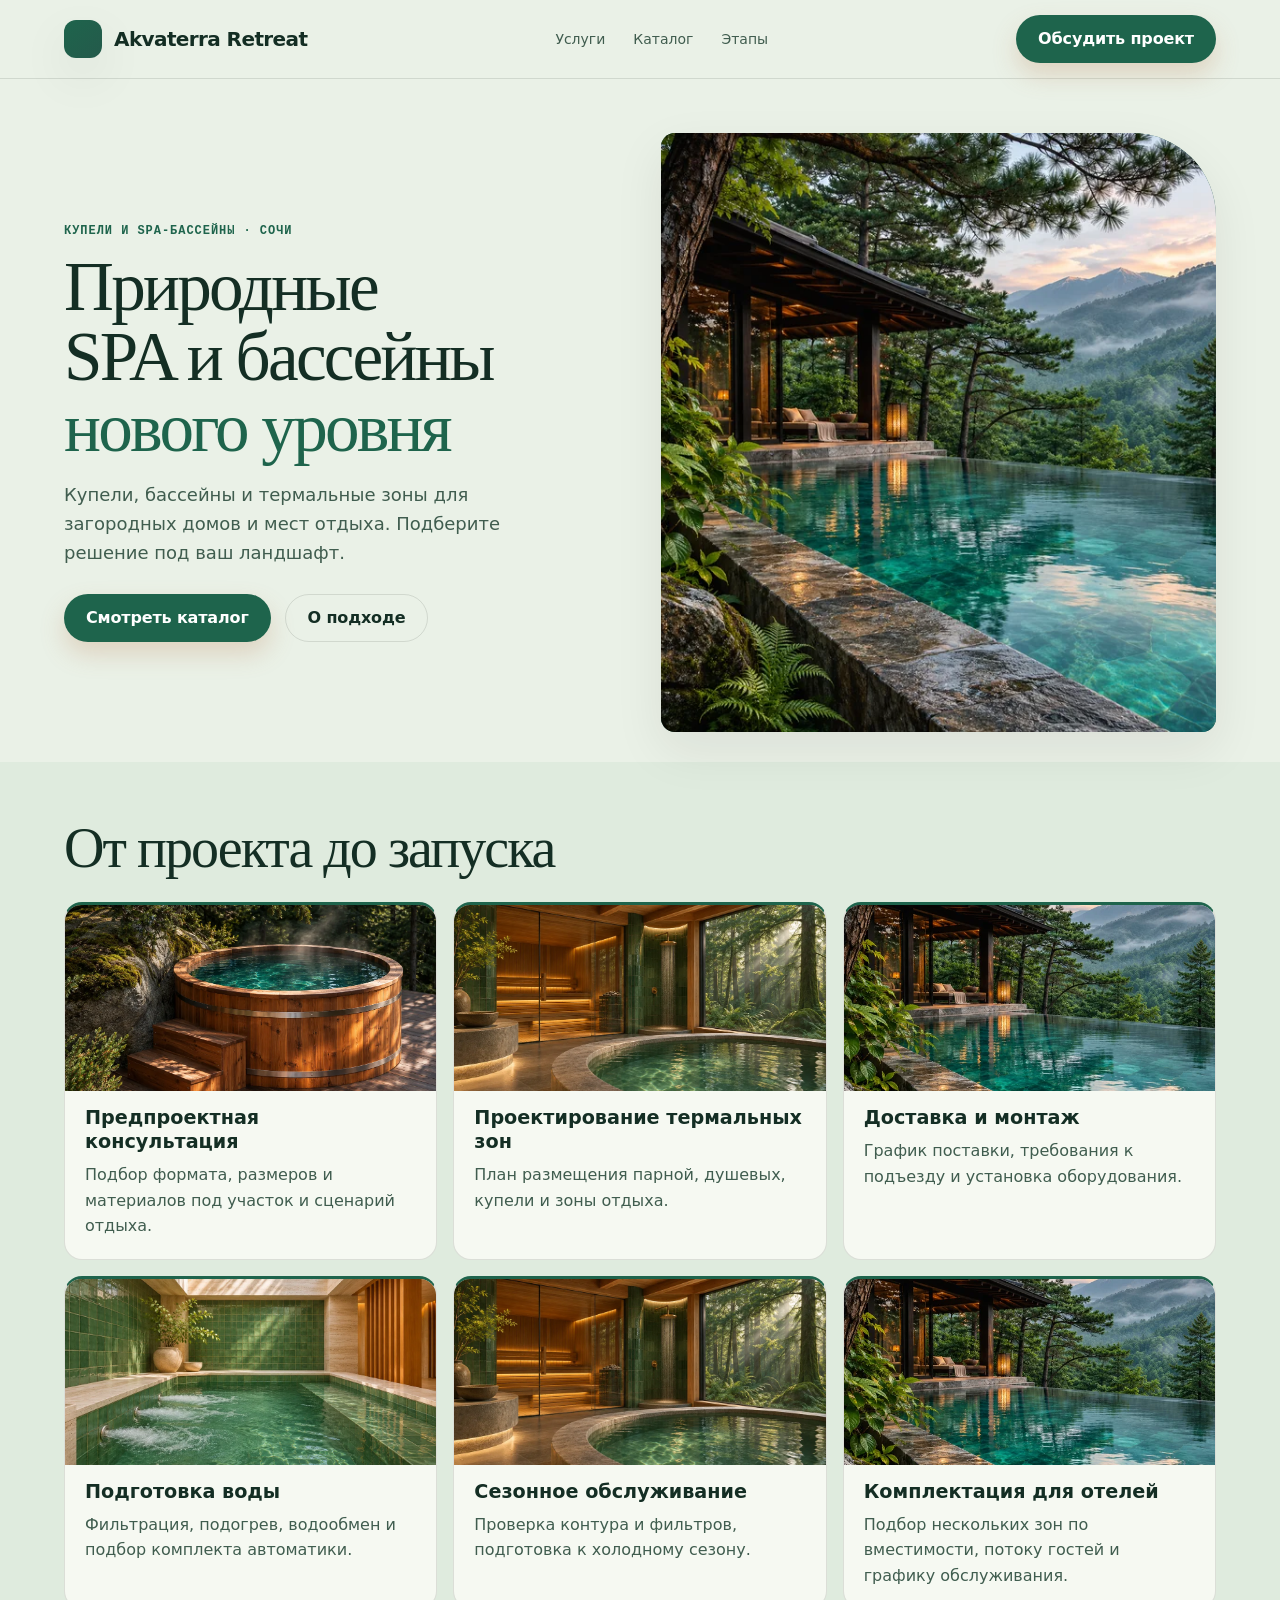
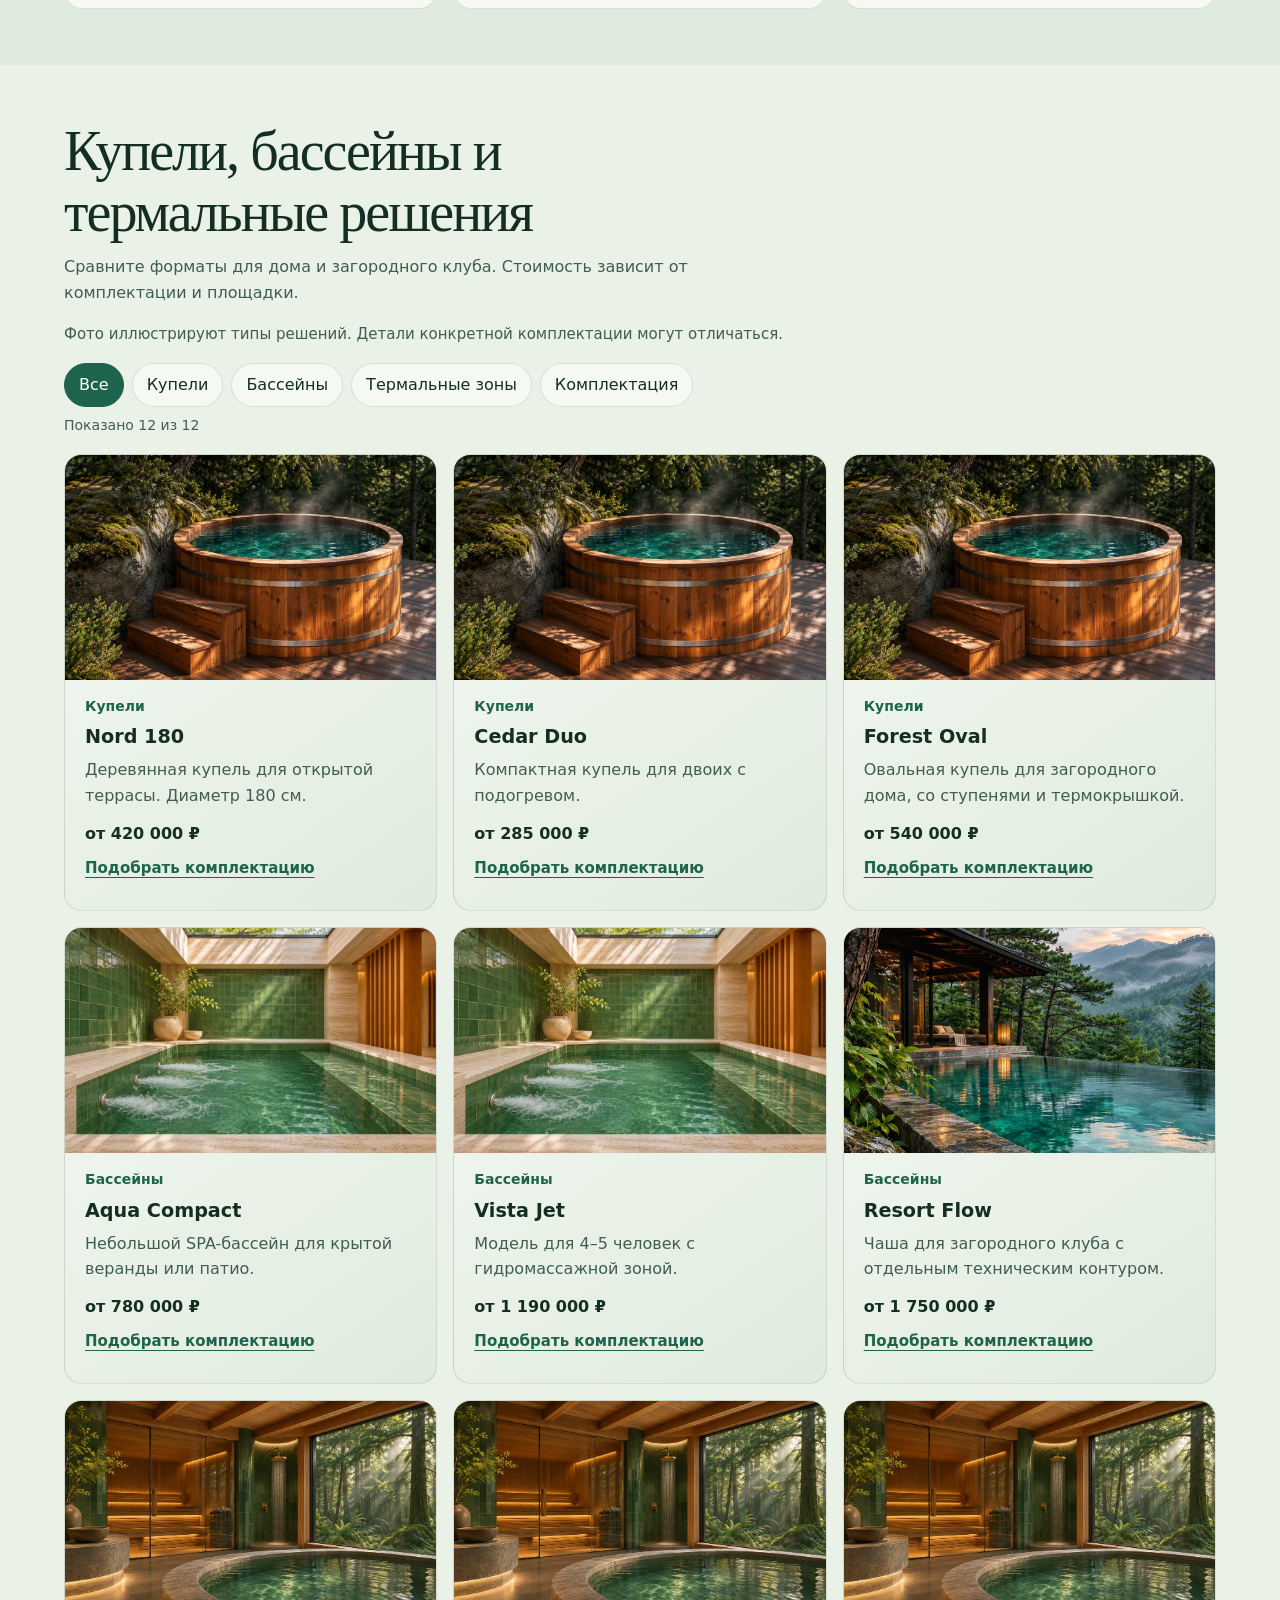
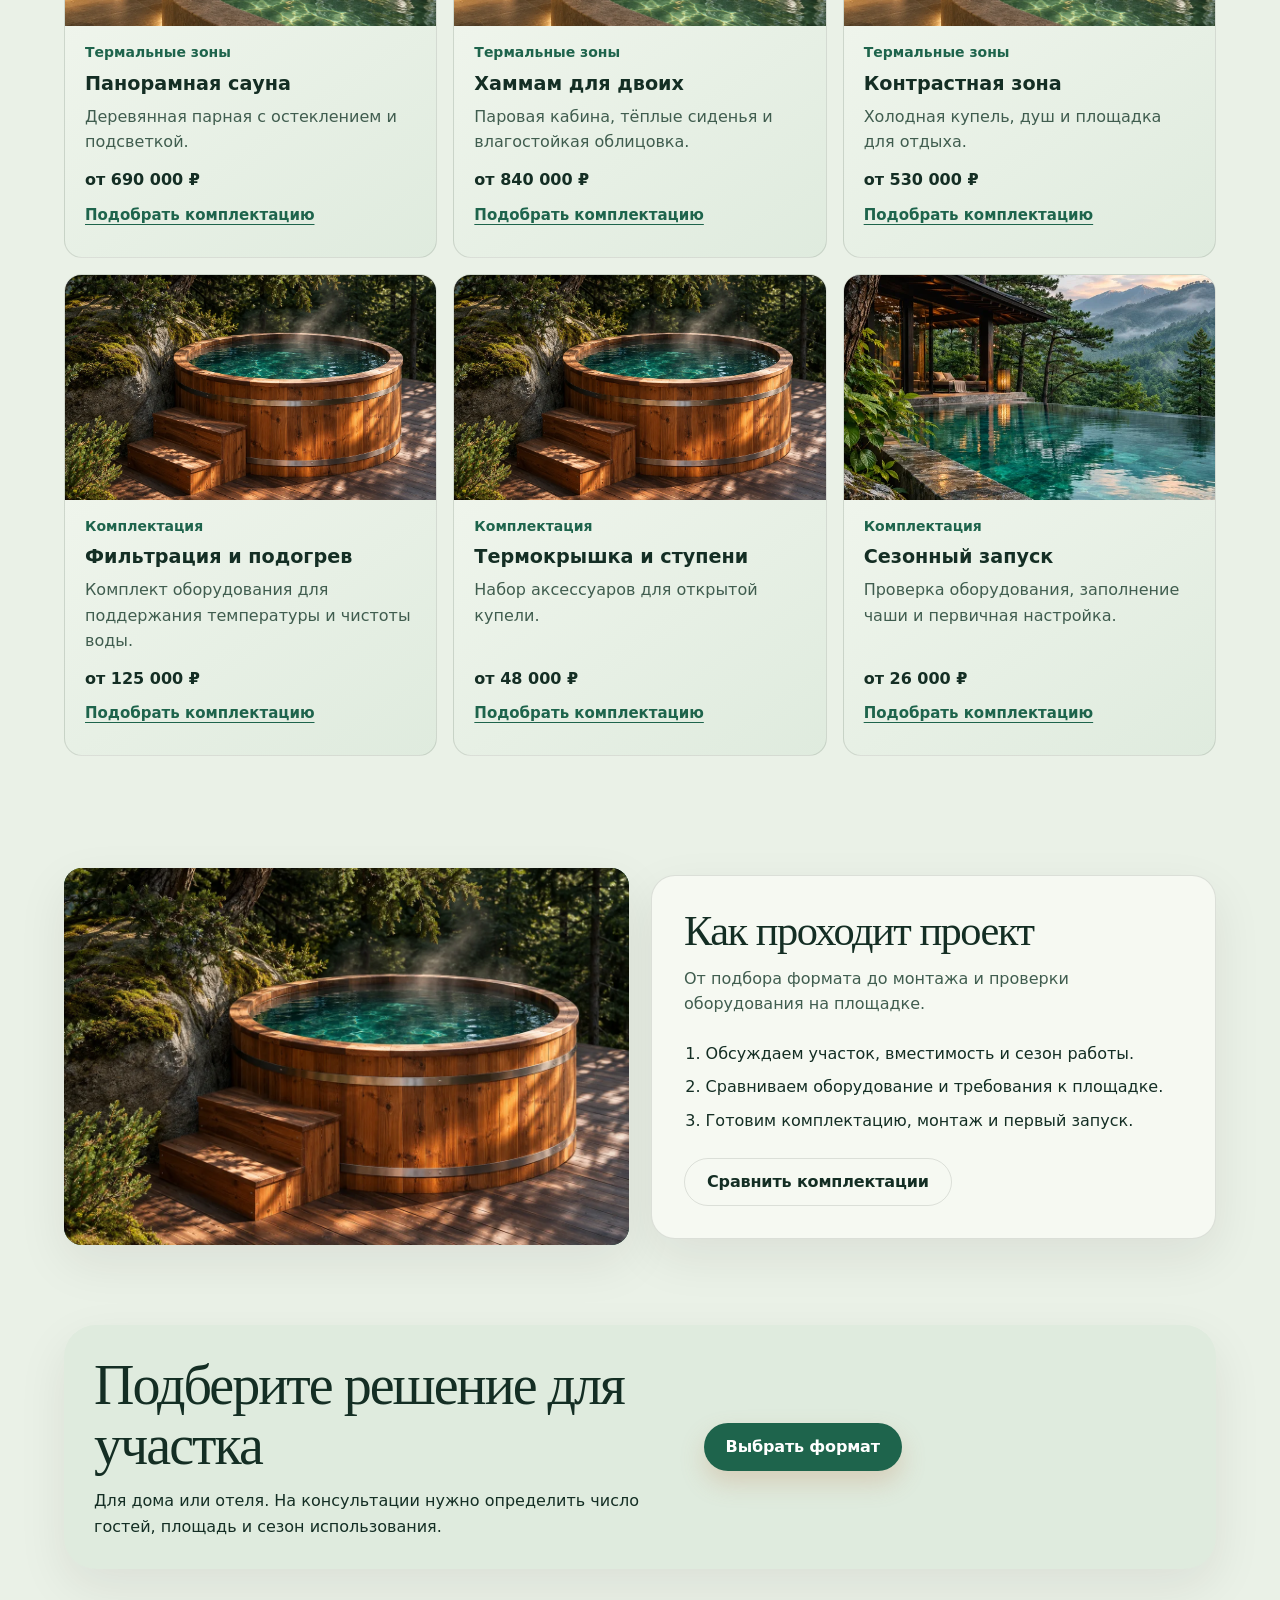
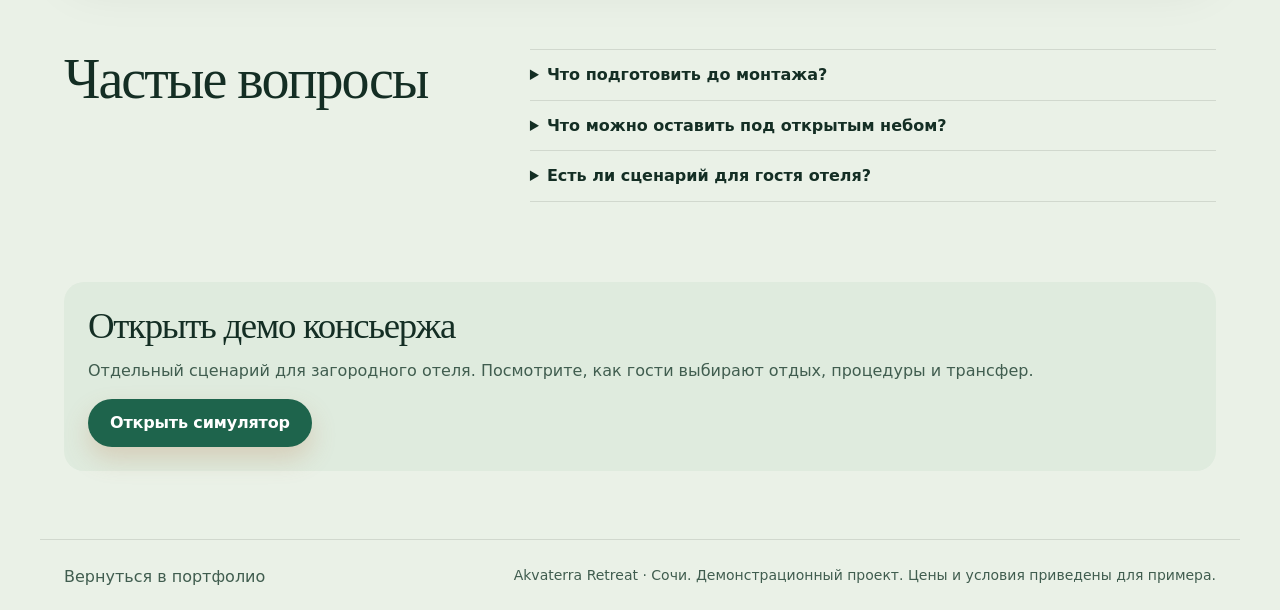
<file: pages/site-spa.html>
<!doctype html>
<html lang="ru">
<head>
  <meta charset="utf-8">
  <meta name="viewport" content="width=device-width, initial-scale=1">
  <title>Akvaterra Retreat — Купели и SPA-бассейны, Сочи</title>
  <meta name="description" content="Купели, бассейны и термальные решения и услуги. Демонстрационный сайт для портфолио.">
  <link rel="stylesheet" href="../assets/styles.css">
  <link rel="stylesheet" href="../assets/editorial.css?v=visual-catalog">
  <link rel="stylesheet" href="../assets/experience.css?v=visual-catalog">
  <script src="../assets/app.js?v=visual-catalog" defer></script>
</head>
<body class="project-theme theme-spa">
  <header class="topbar">
    <div class="container nav">
      <a class="brand" href="../index.html" aria-label="Портфолио, Akvaterra Retreat"><span class="brand-mark" aria-hidden="true"></span>Akvaterra Retreat</a>
      <nav class="nav-links" aria-label="Разделы сайта">
            <a href="#solutions">Услуги</a>
            <a href="#catalog">Каталог</a>
            <a href="#system">Этапы</a>
      </nav>
      <a class="btn" href="#offers">Обсудить проект</a>
    </div>
  </header>
  <main>
    <section class="hero"><div class="container hero-grid"><div><div class="kicker">Купели и SPA-бассейны · Сочи</div><h1 class="display">Природные SPA и бассейны <strong>нового уровня</strong></h1><p class="lead">Купели, бассейны и термальные зоны для загородных домов и мест отдыха. Подберите решение под ваш ландшафт.</p><div class="hero-actions"><a class="btn" href="#solutions">Смотреть каталог</a><a class="ghost" href="#system">О подходе</a></div></div>
<figure class="project-hero" data-motion="ripples">
  <img src="../assets/art/akvaterra-hero.webp"
       srcset="../assets/art/akvaterra-preview.webp 640w, ../assets/art/akvaterra-hero.webp 1024w"
       sizes="(max-width: 900px) calc(100vw - 40px), (max-width: 1240px) 47vw, 590px"
       alt="Изумрудный бассейн и деревянный павильон среди сосен" fetchpriority="high" decoding="async">
<span class="hero-motion" aria-hidden="true"></span>
</figure>
</div></section>
    <section class="section service-section" id="solutions">
      <div class="container">
        <div class="section-heading"><h2>От проекта до запуска</h2></div>
        <div class="service-grid">
          <article class="service-card"><img class="card-photo" src="../assets/art/akvaterra-detail.webp" alt="Деревянная купель с бирюзовой водой среди деревьев" loading="lazy" decoding="async"><h3>Предпроектная консультация</h3><p>Подбор формата, размеров и материалов под участок и сценарий отдыха.</p></article>
          <article class="service-card"><img class="card-photo" src="../assets/art/spa-thermal.webp" alt="Деревянная сауна и каменная чаша у окна в лес" loading="lazy" decoding="async"><h3>Проектирование термальных зон</h3><p>План размещения парной, душевых, купели и зоны отдыха.</p></article>
          <article class="service-card"><img class="card-photo" src="../assets/art/akvaterra-preview.webp" alt="Открытый бассейн с видом на лес и деревянный павильон" loading="lazy" decoding="async"><h3>Доставка и монтаж</h3><p>График поставки, требования к подъезду и установка оборудования.</p></article>
          <article class="service-card"><img class="card-photo" src="../assets/art/spa-pool.webp" alt="Крытый бассейн с зелёной плиткой и форсунками" loading="lazy" decoding="async"><h3>Подготовка воды</h3><p>Фильтрация, подогрев, водообмен и подбор комплекта автоматики.</p></article>
          <article class="service-card"><img class="card-photo" src="../assets/art/spa-thermal.webp" alt="Деревянная сауна и каменная чаша у окна в лес" loading="lazy" decoding="async"><h3>Сезонное обслуживание</h3><p>Проверка контура и фильтров, подготовка к холодному сезону.</p></article>
          <article class="service-card"><img class="card-photo" src="../assets/art/akvaterra-preview.webp" alt="Открытый бассейн с видом на лес и деревянный павильон" loading="lazy" decoding="async"><h3>Комплектация для отелей</h3><p>Подбор нескольких зон по вместимости, потоку гостей и графику обслуживания.</p></article>
        </div>
      </div>
    </section>
    <section class="section catalog-section" id="catalog">
      <div class="container" data-catalog>
        <div class="section-heading"><h2>Купели, бассейны и термальные решения</h2><p>Сравните форматы для дома и загородного клуба. Стоимость зависит от комплектации и площадки.</p></div>
        <p class="catalog-photo-note">Фото иллюстрируют типы решений. Детали конкретной комплектации могут отличаться.</p>
        <div class="catalog-controls" hidden>
          <div class="filters" role="group" aria-label="Категории каталога">
            <button type="button" class="filter-button" data-filter="all" aria-pressed="true">Все</button>
            <button type="button" class="filter-button" data-filter="tubs" aria-pressed="false">Купели</button>
            <button type="button" class="filter-button" data-filter="pools" aria-pressed="false">Бассейны</button>
            <button type="button" class="filter-button" data-filter="thermal" aria-pressed="false">Термальные зоны</button>
            <button type="button" class="filter-button" data-filter="support" aria-pressed="false">Комплектация</button>
          </div>
          <p class="catalog-count" data-catalog-count role="status">Показано 12 из 12</p>
        </div>
        <div class="offer-grid">
            <article class="catalog-card" data-category="tubs">
              <img class="card-photo" src="../assets/art/akvaterra-detail.webp" alt="Деревянная купель с бирюзовой водой среди деревьев" loading="lazy" decoding="async">
              <p class="catalog-category">Купели</p>
              <h3>Nord 180</h3>
              <p>Деревянная купель для открытой террасы. Диаметр 180 см.</p>
              <div class="catalog-meta"><strong>от 420 000 ₽</strong><button type="button" class="item-link" data-demo="Nord 180. Для какой площадки вы подбираете решение?" data-choice-label="Площадка" data-choices="Загородный дом|SPA-отель|Клуб или студия">Подобрать комплектацию</button></div>
            </article>
            <article class="catalog-card" data-category="tubs">
              <img class="card-photo" src="../assets/art/akvaterra-detail.webp" alt="Деревянная купель с бирюзовой водой среди деревьев" loading="lazy" decoding="async">
              <p class="catalog-category">Купели</p>
              <h3>Cedar Duo</h3>
              <p>Компактная купель для двоих с подогревом.</p>
              <div class="catalog-meta"><strong>от 285 000 ₽</strong><button type="button" class="item-link" data-demo="Cedar Duo. Для какой площадки вы подбираете решение?" data-choice-label="Площадка" data-choices="Загородный дом|SPA-отель|Клуб или студия">Подобрать комплектацию</button></div>
            </article>
            <article class="catalog-card" data-category="tubs">
              <img class="card-photo" src="../assets/art/akvaterra-detail.webp" alt="Деревянная купель с бирюзовой водой среди деревьев" loading="lazy" decoding="async">
              <p class="catalog-category">Купели</p>
              <h3>Forest Oval</h3>
              <p>Овальная купель для загородного дома, со ступенями и термокрышкой.</p>
              <div class="catalog-meta"><strong>от 540 000 ₽</strong><button type="button" class="item-link" data-demo="Forest Oval. Для какой площадки вы подбираете решение?" data-choice-label="Площадка" data-choices="Загородный дом|SPA-отель|Клуб или студия">Подобрать комплектацию</button></div>
            </article>
            <article class="catalog-card" data-category="pools">
              <img class="card-photo" src="../assets/art/spa-pool.webp" alt="Крытый бассейн с зелёной плиткой и форсунками" loading="lazy" decoding="async">
              <p class="catalog-category">Бассейны</p>
              <h3>Aqua Compact</h3>
              <p>Небольшой SPA-бассейн для крытой веранды или патио.</p>
              <div class="catalog-meta"><strong>от 780 000 ₽</strong><button type="button" class="item-link" data-demo="Aqua Compact. Для какой площадки вы подбираете решение?" data-choice-label="Площадка" data-choices="Загородный дом|SPA-отель|Клуб или студия">Подобрать комплектацию</button></div>
            </article>
            <article class="catalog-card" data-category="pools">
              <img class="card-photo" src="../assets/art/spa-pool.webp" alt="Крытый бассейн с зелёной плиткой и форсунками" loading="lazy" decoding="async">
              <p class="catalog-category">Бассейны</p>
              <h3>Vista Jet</h3>
              <p>Модель для 4–5 человек с гидромассажной зоной.</p>
              <div class="catalog-meta"><strong>от 1 190 000 ₽</strong><button type="button" class="item-link" data-demo="Vista Jet. Для какой площадки вы подбираете решение?" data-choice-label="Площадка" data-choices="Загородный дом|SPA-отель|Клуб или студия">Подобрать комплектацию</button></div>
            </article>
            <article class="catalog-card" data-category="pools">
              <img class="card-photo" src="../assets/art/akvaterra-preview.webp" alt="Открытый бассейн с видом на лес и деревянный павильон" loading="lazy" decoding="async">
              <p class="catalog-category">Бассейны</p>
              <h3>Resort Flow</h3>
              <p>Чаша для загородного клуба с отдельным техническим контуром.</p>
              <div class="catalog-meta"><strong>от 1 750 000 ₽</strong><button type="button" class="item-link" data-demo="Resort Flow. Для какой площадки вы подбираете решение?" data-choice-label="Площадка" data-choices="Загородный дом|SPA-отель|Клуб или студия">Подобрать комплектацию</button></div>
            </article>
            <article class="catalog-card" data-category="thermal">
              <img class="card-photo" src="../assets/art/spa-thermal.webp" alt="Деревянная сауна и каменная чаша у окна в лес" loading="lazy" decoding="async">
              <p class="catalog-category">Термальные зоны</p>
              <h3>Панорамная сауна</h3>
              <p>Деревянная парная с остеклением и подсветкой.</p>
              <div class="catalog-meta"><strong>от 690 000 ₽</strong><button type="button" class="item-link" data-demo="Панорамная сауна. Для какой площадки вы подбираете решение?" data-choice-label="Площадка" data-choices="Загородный дом|SPA-отель|Клуб или студия">Подобрать комплектацию</button></div>
            </article>
            <article class="catalog-card" data-category="thermal">
              <img class="card-photo" src="../assets/art/spa-thermal.webp" alt="Деревянная сауна и каменная чаша у окна в лес" loading="lazy" decoding="async">
              <p class="catalog-category">Термальные зоны</p>
              <h3>Хаммам для двоих</h3>
              <p>Паровая кабина, тёплые сиденья и влагостойкая облицовка.</p>
              <div class="catalog-meta"><strong>от 840 000 ₽</strong><button type="button" class="item-link" data-demo="Хаммам для двоих. Для какой площадки вы подбираете решение?" data-choice-label="Площадка" data-choices="Загородный дом|SPA-отель|Клуб или студия">Подобрать комплектацию</button></div>
            </article>
            <article class="catalog-card" data-category="thermal">
              <img class="card-photo" src="../assets/art/spa-thermal.webp" alt="Деревянная сауна и каменная чаша у окна в лес" loading="lazy" decoding="async">
              <p class="catalog-category">Термальные зоны</p>
              <h3>Контрастная зона</h3>
              <p>Холодная купель, душ и площадка для отдыха.</p>
              <div class="catalog-meta"><strong>от 530 000 ₽</strong><button type="button" class="item-link" data-demo="Контрастная зона. Для какой площадки вы подбираете решение?" data-choice-label="Площадка" data-choices="Загородный дом|SPA-отель|Клуб или студия">Подобрать комплектацию</button></div>
            </article>
            <article class="catalog-card" data-category="support">
              <img class="card-photo" src="../assets/art/akvaterra-detail.webp" alt="Деревянная купель с бирюзовой водой среди деревьев" loading="lazy" decoding="async">
              <p class="catalog-category">Комплектация</p>
              <h3>Фильтрация и подогрев</h3>
              <p>Комплект оборудования для поддержания температуры и чистоты воды.</p>
              <div class="catalog-meta"><strong>от 125 000 ₽</strong><button type="button" class="item-link" data-demo="Фильтрация и подогрев. Для какой площадки вы подбираете решение?" data-choice-label="Площадка" data-choices="Загородный дом|SPA-отель|Клуб или студия">Подобрать комплектацию</button></div>
            </article>
            <article class="catalog-card" data-category="support">
              <img class="card-photo" src="../assets/art/akvaterra-detail.webp" alt="Деревянная купель с бирюзовой водой среди деревьев" loading="lazy" decoding="async">
              <p class="catalog-category">Комплектация</p>
              <h3>Термокрышка и ступени</h3>
              <p>Набор аксессуаров для открытой купели.</p>
              <div class="catalog-meta"><strong>от 48 000 ₽</strong><button type="button" class="item-link" data-demo="Термокрышка и ступени. Для какой площадки вы подбираете решение?" data-choice-label="Площадка" data-choices="Загородный дом|SPA-отель|Клуб или студия">Подобрать комплектацию</button></div>
            </article>
            <article class="catalog-card" data-category="support">
              <img class="card-photo" src="../assets/art/akvaterra-preview.webp" alt="Открытый бассейн с видом на лес и деревянный павильон" loading="lazy" decoding="async">
              <p class="catalog-category">Комплектация</p>
              <h3>Сезонный запуск</h3>
              <p>Проверка оборудования, заполнение чаши и первичная настройка.</p>
              <div class="catalog-meta"><strong>от 26 000 ₽</strong><button type="button" class="item-link" data-demo="Сезонный запуск. Для какой площадки вы подбираете решение?" data-choice-label="Площадка" data-choices="Загородный дом|SPA-отель|Клуб или студия">Подобрать комплектацию</button></div>
            </article>
        </div>
      </div>
    </section>
    <section class="section" id="system">
      <div class="container split feature-layout">
        <figure class="project-photo feature-photo">
  <img src="../assets/art/akvaterra-detail.webp" alt="Деревянная купель с бирюзовой водой на террасе в лесу" loading="lazy" decoding="async">
</figure>
        <div class="card feature-copy">
          <div class="section-heading"><h2>Как проходит проект</h2><p>От подбора формата до монтажа и проверки оборудования на площадке.</p></div>
          <ol class="plain-list">
            <li>Обсуждаем участок, вместимость и сезон работы.</li>
            <li>Сравниваем оборудование и требования к площадке.</li>
            <li>Готовим комплектацию, монтаж и первый запуск.</li>
          </ol>
          <a class="ghost" href="#catalog">Сравнить комплектации</a>
        </div>
      </div>
    </section>
    <section class="section compact" id="offers">
      <div class="container"><div class="cta-banner light">
        <div><h2>Подберите решение для участка</h2><p>Для дома или отеля. На консультации нужно определить число гостей, площадь и сезон использования.</p></div>
        <button type="button" class="btn" data-demo="Демонстрация запроса на подбор оборудования." data-choice-label="Формат" data-choices="Купель для террасы|SPA-бассейн|Термальная зона|Обслуживание">Выбрать формат</button>
      </div></div>
    </section>
    <section class="section" id="faq">
      <div class="container faq-layout">
        <h2>Частые вопросы</h2>
        <div class="faq">
          <details><summary>Что подготовить до монтажа?</summary><p>Тип основания, близость воды и электропитания зависят от модели. Требования проверяются после выбора оборудования.</p></details>
          <details><summary>Что можно оставить под открытым небом?</summary><p>Для такой установки выбирают наружную модель, термокрышку и подходящий режим сезонного обслуживания.</p></details>
          <details><summary>Есть ли сценарий для гостя отеля?</summary><p>Да. По ссылке ниже доступен отдельный симулятор, где гость выбирает отдых, процедуры и трансфер.</p></details>
        </div>
      </div>
    </section>
    <section class="section compact">
      <div class="container"><div class="bot-callout">
        <div><h2>Открыть демо консьержа</h2><p>Отдельный сценарий для загородного отеля. Посмотрите, как гости выбирают отдых, процедуры и трансфер.</p></div>
        <a class="btn" href="bot-tg-spa.html">Открыть симулятор</a>
      </div></div>
    </section>
  </main>
  <footer class="footer"><div class="container footer-grid"><a href="../index.html">Вернуться в портфолио</a><span class="note">Akvaterra Retreat · Сочи. Демонстрационный проект. Цены и условия приведены для примера.</span></div></footer>
</body>
</html>
</file>
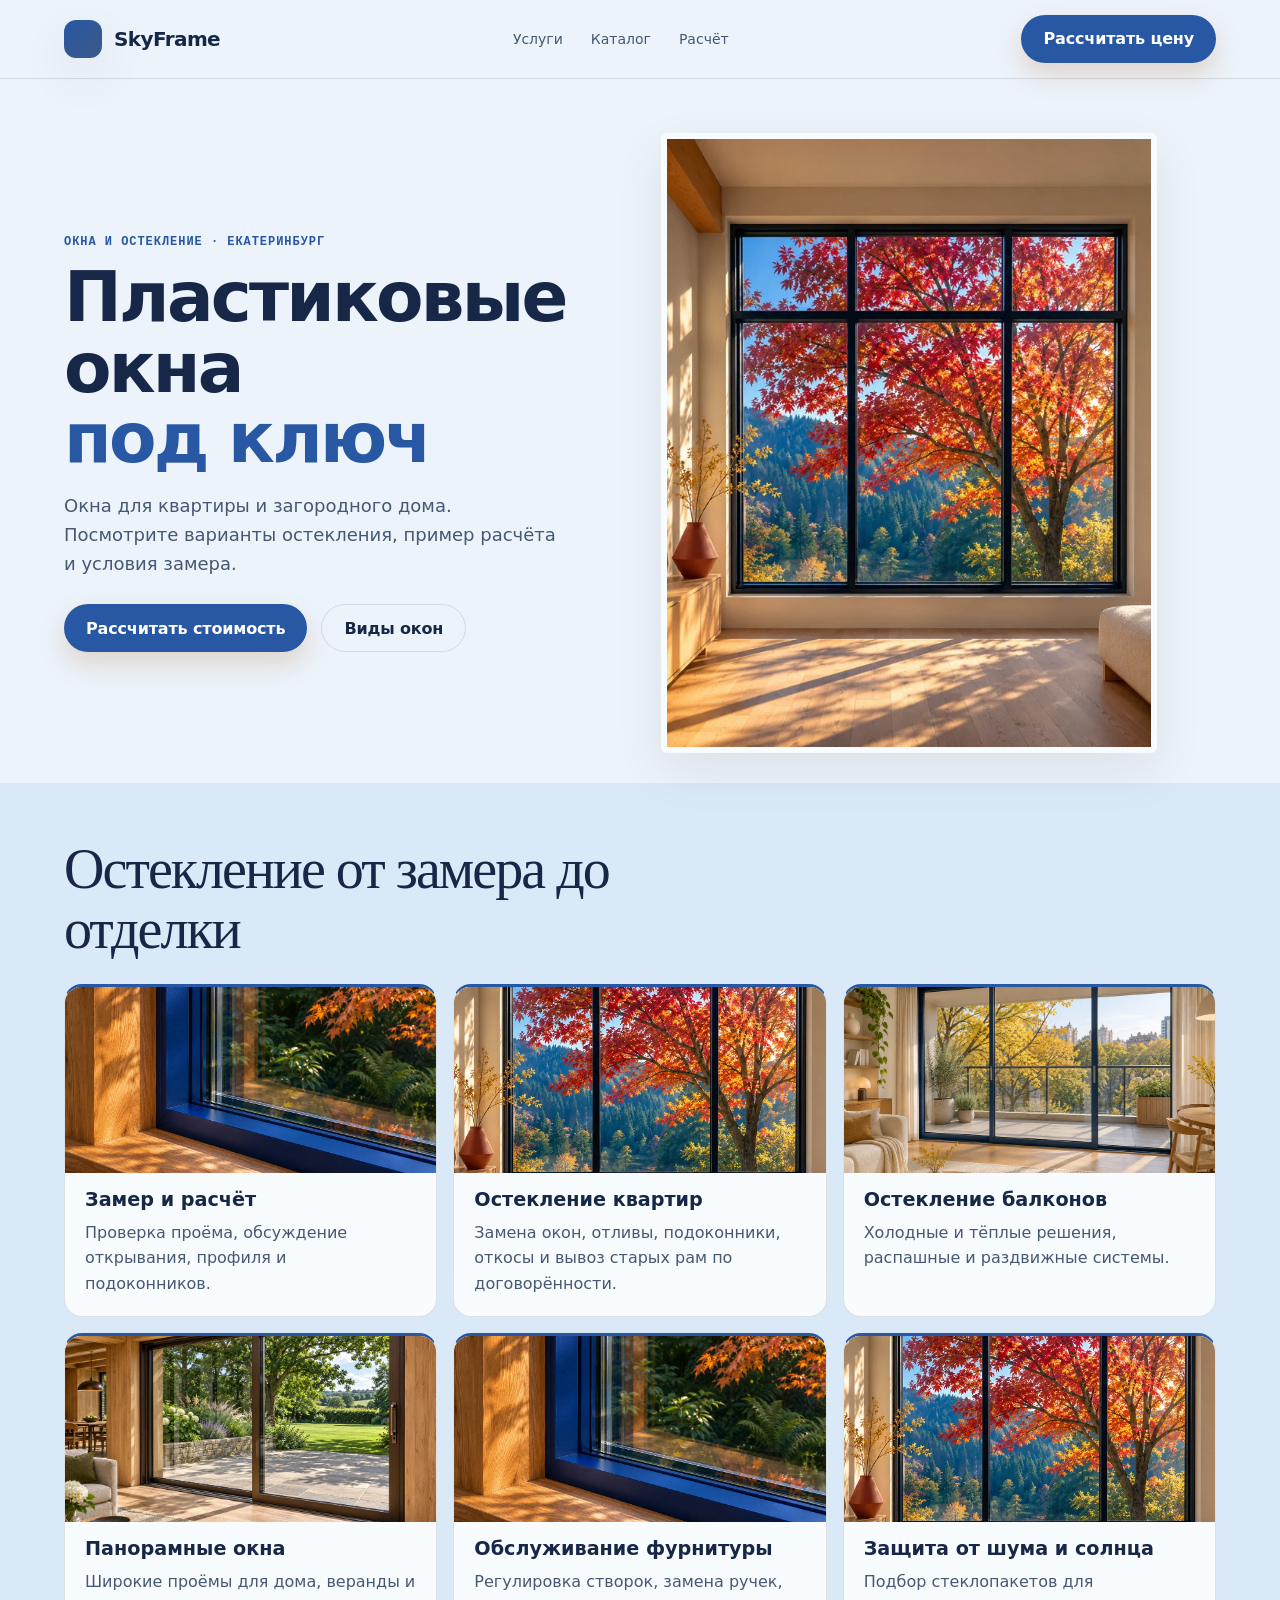
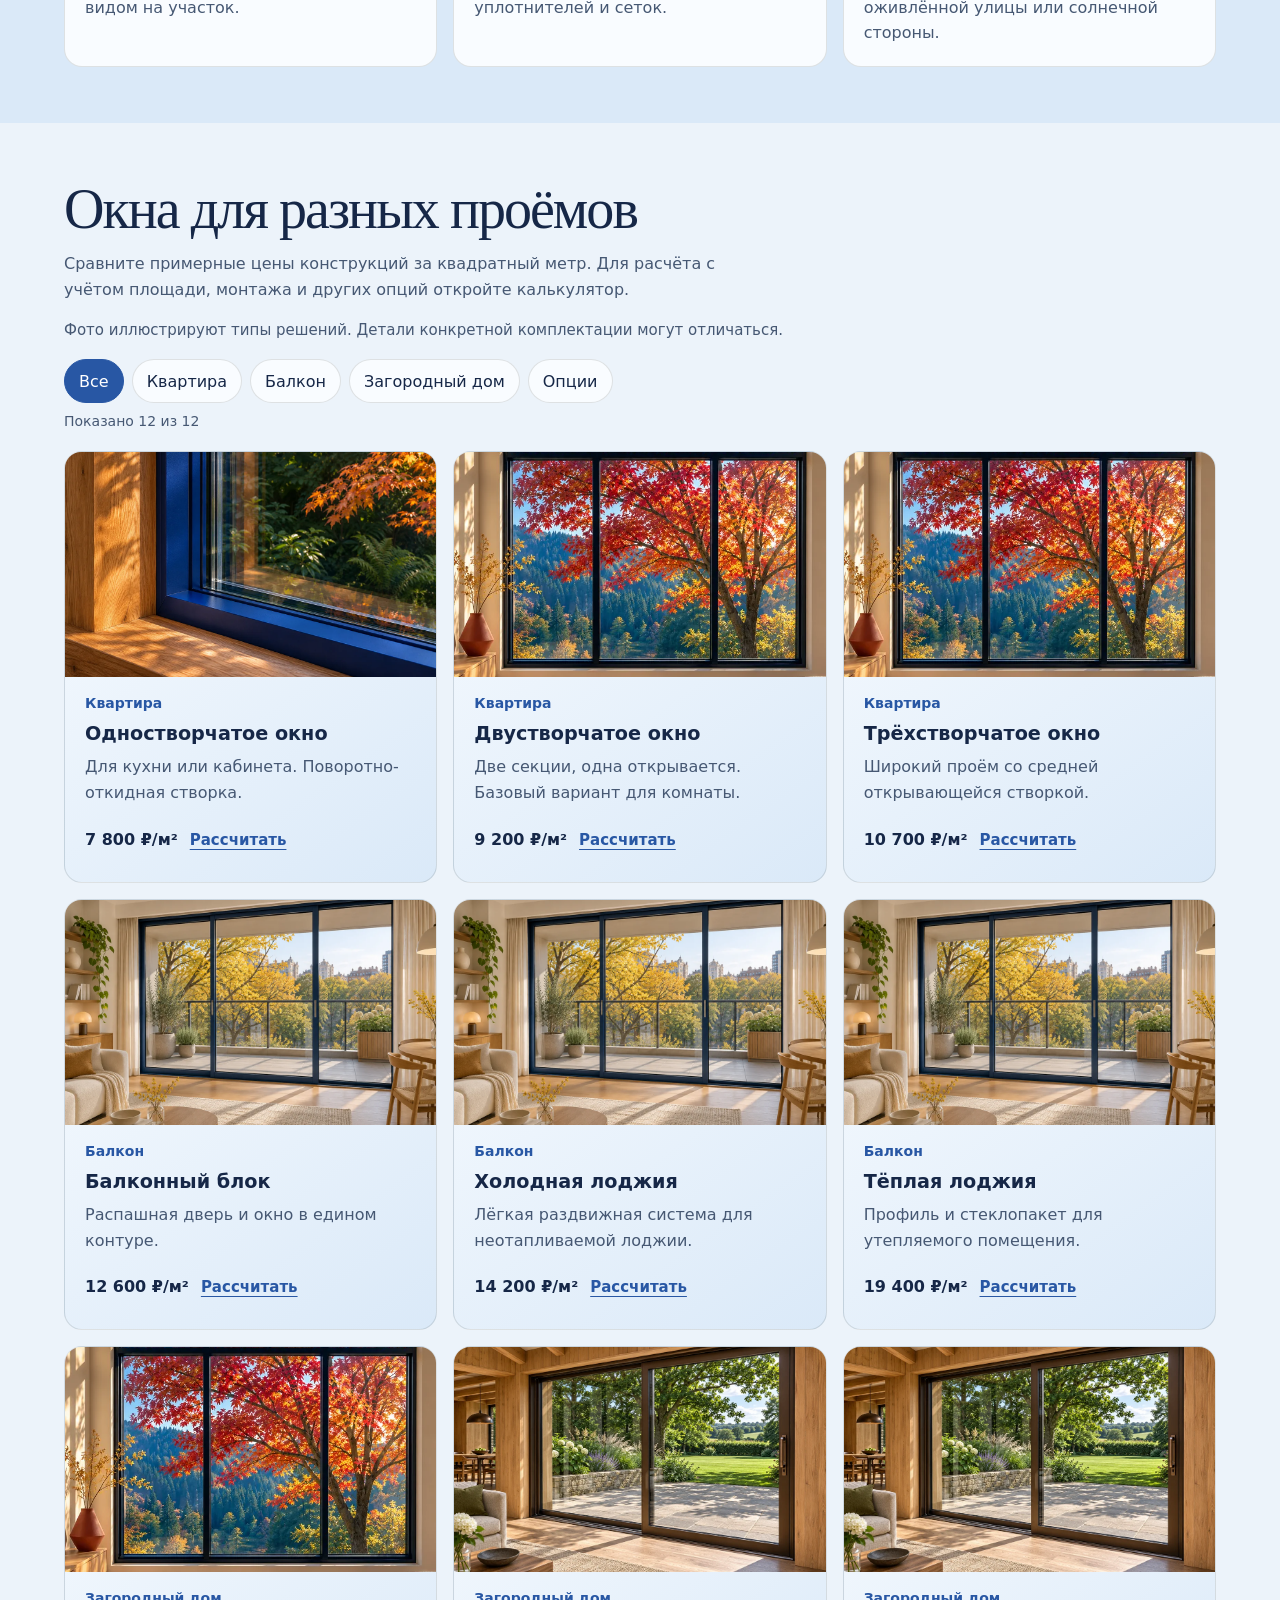
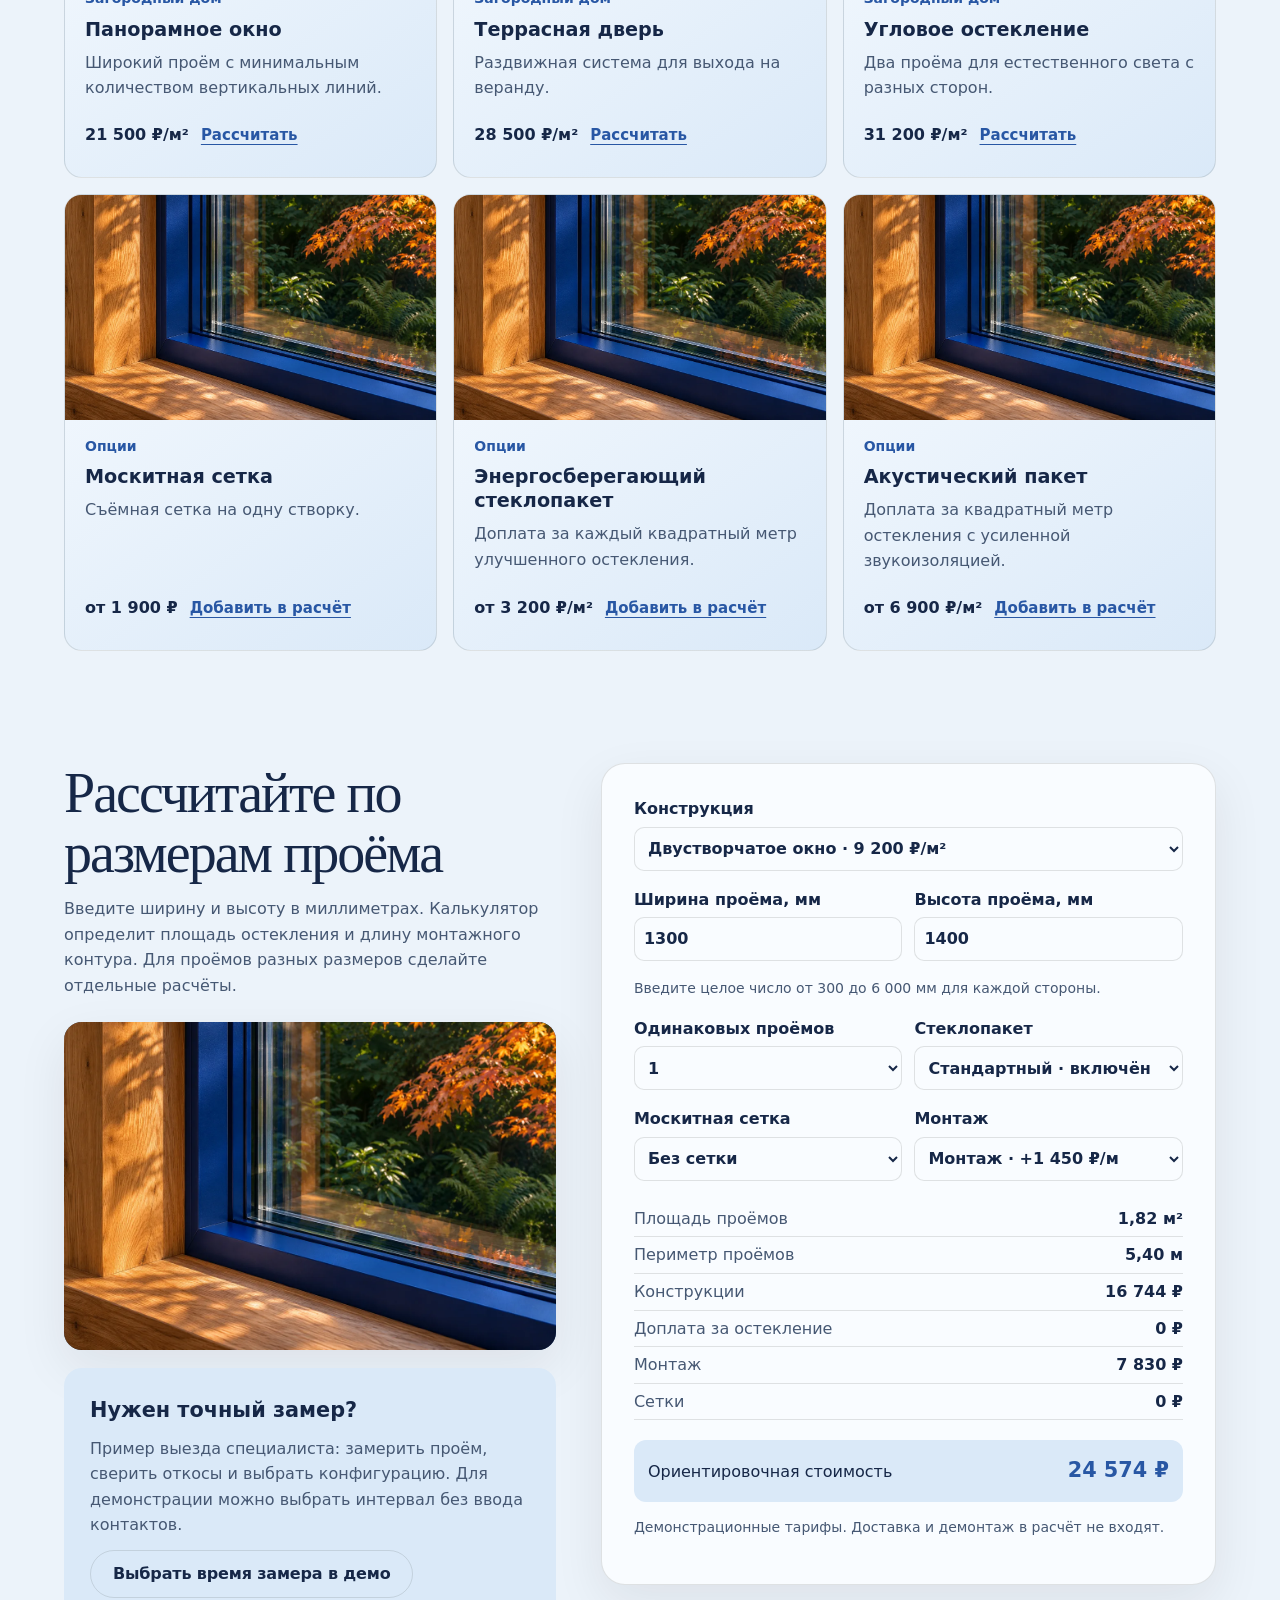
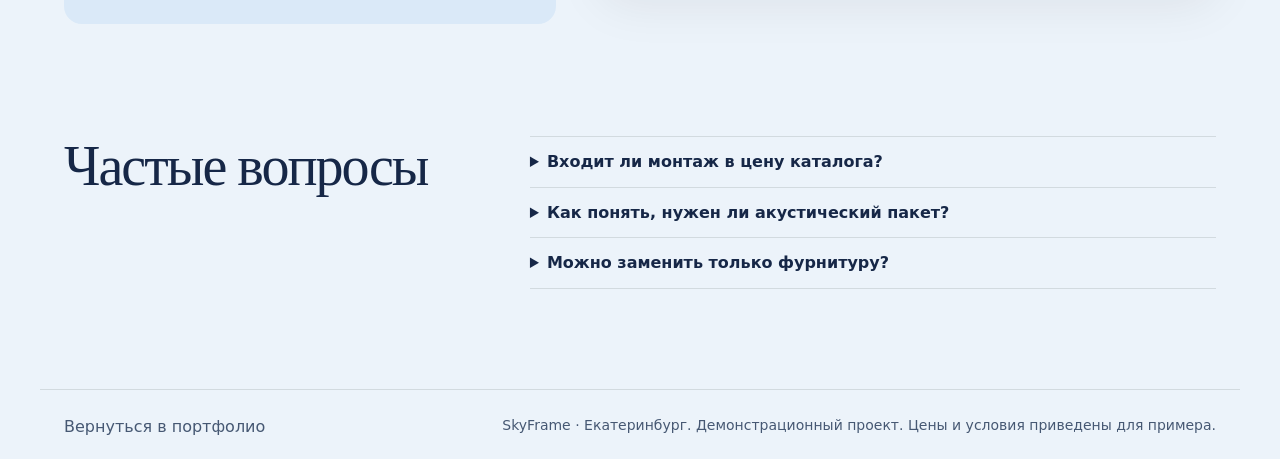
<file: pages/site-windows.html>
<!doctype html>
<html lang="ru">
<head>
  <meta charset="utf-8">
  <meta name="viewport" content="width=device-width, initial-scale=1">
  <title>SkyFrame — Окна и остекление, Екатеринбург</title>
  <meta name="description" content="Окна для разных проёмов и услуги. Демонстрационный сайт для портфолио.">
  <link rel="stylesheet" href="../assets/styles.css">
  <link rel="stylesheet" href="../assets/editorial.css?v=visual-catalog">
  <link rel="stylesheet" href="../assets/experience.css?v=visual-catalog">
  <script src="../assets/app.js?v=visual-catalog" defer></script>
</head>
<body class="project-theme theme-windows">
  <header class="topbar">
    <div class="container nav">
      <a class="brand" href="../index.html" aria-label="Портфолио, SkyFrame"><span class="brand-mark" aria-hidden="true"></span>SkyFrame</a>
      <nav class="nav-links" aria-label="Разделы сайта">
            <a href="#benefits">Услуги</a>
            <a href="#catalog">Каталог</a>
            <a href="#calc">Расчёт</a>
      </nav>
      <a class="btn" href="#calc">Рассчитать цену</a>
    </div>
  </header>
  <main>
    <section class="hero"><div class="container hero-grid"><div><div class="kicker">Окна и остекление · Екатеринбург</div><h1 class="display">Пластиковые окна <strong>под ключ</strong></h1><p class="lead">Окна для квартиры и загородного дома. Посмотрите варианты остекления, пример расчёта и условия замера.</p><div class="hero-actions"><a class="btn" href="#calc">Рассчитать стоимость</a><a class="ghost" href="#catalog">Виды окон</a></div></div>
<figure class="project-hero" data-motion="daylight">
  <img src="../assets/art/skyframe-hero.webp"
       srcset="../assets/art/skyframe-preview.webp 640w, ../assets/art/skyframe-hero.webp 1024w"
       sizes="(max-width: 900px) calc(100vw - 40px), (max-width: 1240px) 47vw, 590px"
       alt="Панорамное окно с видом на красный осенний клён" fetchpriority="high" decoding="async">
<span class="hero-motion" aria-hidden="true"></span>
</figure>
</div></section>
    <section class="section service-section" id="benefits">
      <div class="container">
        <div class="section-heading"><h2>Остекление от замера до отделки</h2></div>
        <div class="service-grid">
          <article class="service-card"><img class="card-photo" src="../assets/art/skyframe-detail.webp" alt="Деталь синей оконной рамы и деревянного откоса" loading="lazy" decoding="async"><h3>Замер и расчёт</h3><p>Проверка проёма, обсуждение открывания, профиля и подоконников.</p></article>
          <article class="service-card"><img class="card-photo" src="../assets/art/skyframe-preview.webp" alt="Панорамное остекление с видом на осенний клён" loading="lazy" decoding="async"><h3>Остекление квартир</h3><p>Замена окон, отливы, подоконники, откосы и вывоз старых рам по договорённости.</p></article>
          <article class="service-card"><img class="card-photo" src="../assets/art/window-balcony.webp" alt="Раздвижное остекление лоджии с тёмно-синей рамой" loading="lazy" decoding="async"><h3>Остекление балконов</h3><p>Холодные и тёплые решения, распашные и раздвижные системы.</p></article>
          <article class="service-card"><img class="card-photo" src="../assets/art/window-terrace.webp" alt="Раздвижная остеклённая дверь из дома на террасу" loading="lazy" decoding="async"><h3>Панорамные окна</h3><p>Широкие проёмы для дома, веранды и видом на участок.</p></article>
          <article class="service-card"><img class="card-photo" src="../assets/art/skyframe-detail.webp" alt="Деталь синей оконной рамы и деревянного откоса" loading="lazy" decoding="async"><h3>Обслуживание фурнитуры</h3><p>Регулировка створок, замена ручек, уплотнителей и сеток.</p></article>
          <article class="service-card"><img class="card-photo" src="../assets/art/skyframe-preview.webp" alt="Панорамное остекление с видом на осенний клён" loading="lazy" decoding="async"><h3>Защита от шума и солнца</h3><p>Подбор стеклопакетов для оживлённой улицы или солнечной стороны.</p></article>
        </div>
      </div>
    </section>
    <section class="section catalog-section" id="catalog">
      <div class="container" data-catalog>
        <div class="section-heading"><h2>Окна для разных проёмов</h2><p>Сравните примерные цены конструкций за квадратный метр. Для расчёта с учётом площади, монтажа и других опций откройте калькулятор.</p></div>
        <p class="catalog-photo-note">Фото иллюстрируют типы решений. Детали конкретной комплектации могут отличаться.</p>
        <div class="catalog-controls" hidden>
          <div class="filters" role="group" aria-label="Категории каталога">
            <button type="button" class="filter-button" data-filter="all" aria-pressed="true">Все</button>
            <button type="button" class="filter-button" data-filter="flat" aria-pressed="false">Квартира</button>
            <button type="button" class="filter-button" data-filter="balcony" aria-pressed="false">Балкон</button>
            <button type="button" class="filter-button" data-filter="house" aria-pressed="false">Загородный дом</button>
            <button type="button" class="filter-button" data-filter="options" aria-pressed="false">Опции</button>
          </div>
          <p class="catalog-count" data-catalog-count role="status">Показано 12 из 12</p>
        </div>
        <div class="offer-grid">
            <article class="catalog-card" data-category="flat">
              <img class="card-photo" src="../assets/art/skyframe-detail.webp" alt="Деталь синей оконной рамы и деревянного откоса" loading="lazy" decoding="async">
              <p class="catalog-category">Квартира</p>
              <h3>Одностворчатое окно</h3>
              <p>Для кухни или кабинета. Поворотно-откидная створка.</p>
              <div class="catalog-meta"><strong>7 800 ₽/м²</strong><a class="item-link" href="#calc" data-estimate-item="0">Рассчитать</a></div>
            </article>
            <article class="catalog-card" data-category="flat">
              <img class="card-photo" src="../assets/art/skyframe-preview.webp" alt="Панорамное остекление с видом на осенний клён" loading="lazy" decoding="async">
              <p class="catalog-category">Квартира</p>
              <h3>Двустворчатое окно</h3>
              <p>Две секции, одна открывается. Базовый вариант для комнаты.</p>
              <div class="catalog-meta"><strong>9 200 ₽/м²</strong><a class="item-link" href="#calc" data-estimate-item="1">Рассчитать</a></div>
            </article>
            <article class="catalog-card" data-category="flat">
              <img class="card-photo" src="../assets/art/skyframe-preview.webp" alt="Панорамное остекление с видом на осенний клён" loading="lazy" decoding="async">
              <p class="catalog-category">Квартира</p>
              <h3>Трёхстворчатое окно</h3>
              <p>Широкий проём со средней открывающейся створкой.</p>
              <div class="catalog-meta"><strong>10 700 ₽/м²</strong><a class="item-link" href="#calc" data-estimate-item="2">Рассчитать</a></div>
            </article>
            <article class="catalog-card" data-category="balcony">
              <img class="card-photo" src="../assets/art/window-balcony.webp" alt="Раздвижное остекление лоджии с тёмно-синей рамой" loading="lazy" decoding="async">
              <p class="catalog-category">Балкон</p>
              <h3>Балконный блок</h3>
              <p>Распашная дверь и окно в едином контуре.</p>
              <div class="catalog-meta"><strong>12 600 ₽/м²</strong><a class="item-link" href="#calc" data-estimate-item="3">Рассчитать</a></div>
            </article>
            <article class="catalog-card" data-category="balcony">
              <img class="card-photo" src="../assets/art/window-balcony.webp" alt="Раздвижное остекление лоджии с тёмно-синей рамой" loading="lazy" decoding="async">
              <p class="catalog-category">Балкон</p>
              <h3>Холодная лоджия</h3>
              <p>Лёгкая раздвижная система для неотапливаемой лоджии.</p>
              <div class="catalog-meta"><strong>14 200 ₽/м²</strong><a class="item-link" href="#calc" data-estimate-item="4">Рассчитать</a></div>
            </article>
            <article class="catalog-card" data-category="balcony">
              <img class="card-photo" src="../assets/art/window-balcony.webp" alt="Раздвижное остекление лоджии с тёмно-синей рамой" loading="lazy" decoding="async">
              <p class="catalog-category">Балкон</p>
              <h3>Тёплая лоджия</h3>
              <p>Профиль и стеклопакет для утепляемого помещения.</p>
              <div class="catalog-meta"><strong>19 400 ₽/м²</strong><a class="item-link" href="#calc" data-estimate-item="5">Рассчитать</a></div>
            </article>
            <article class="catalog-card" data-category="house">
              <img class="card-photo" src="../assets/art/skyframe-preview.webp" alt="Панорамное остекление с видом на осенний клён" loading="lazy" decoding="async">
              <p class="catalog-category">Загородный дом</p>
              <h3>Панорамное окно</h3>
              <p>Широкий проём с минимальным количеством вертикальных линий.</p>
              <div class="catalog-meta"><strong>21 500 ₽/м²</strong><a class="item-link" href="#calc" data-estimate-item="6">Рассчитать</a></div>
            </article>
            <article class="catalog-card" data-category="house">
              <img class="card-photo" src="../assets/art/window-terrace.webp" alt="Раздвижная остеклённая дверь из дома на террасу" loading="lazy" decoding="async">
              <p class="catalog-category">Загородный дом</p>
              <h3>Террасная дверь</h3>
              <p>Раздвижная система для выхода на веранду.</p>
              <div class="catalog-meta"><strong>28 500 ₽/м²</strong><a class="item-link" href="#calc" data-estimate-item="7">Рассчитать</a></div>
            </article>
            <article class="catalog-card" data-category="house">
              <img class="card-photo" src="../assets/art/window-terrace.webp" alt="Раздвижная остеклённая дверь из дома на террасу" loading="lazy" decoding="async">
              <p class="catalog-category">Загородный дом</p>
              <h3>Угловое остекление</h3>
              <p>Два проёма для естественного света с разных сторон.</p>
              <div class="catalog-meta"><strong>31 200 ₽/м²</strong><a class="item-link" href="#calc" data-estimate-item="8">Рассчитать</a></div>
            </article>
            <article class="catalog-card" data-category="options">
              <img class="card-photo" src="../assets/art/skyframe-detail.webp" alt="Деталь синей оконной рамы и деревянного откоса" loading="lazy" decoding="async">
              <p class="catalog-category">Опции</p>
              <h3>Москитная сетка</h3>
              <p>Съёмная сетка на одну створку.</p>
              <div class="catalog-meta"><strong>от 1 900 ₽</strong><a class="item-link" href="#calc" data-estimate-option="1900">Добавить в расчёт</a></div>
            </article>
            <article class="catalog-card" data-category="options">
              <img class="card-photo" src="../assets/art/skyframe-detail.webp" alt="Деталь синей оконной рамы и деревянного откоса" loading="lazy" decoding="async">
              <p class="catalog-category">Опции</p>
              <h3>Энергосберегающий стеклопакет</h3>
              <p>Доплата за каждый квадратный метр улучшенного остекления.</p>
              <div class="catalog-meta"><strong>от 3 200 ₽/м²</strong><a class="item-link" href="#calc" data-estimate-option="3200">Добавить в расчёт</a></div>
            </article>
            <article class="catalog-card" data-category="options">
              <img class="card-photo" src="../assets/art/skyframe-detail.webp" alt="Деталь синей оконной рамы и деревянного откоса" loading="lazy" decoding="async">
              <p class="catalog-category">Опции</p>
              <h3>Акустический пакет</h3>
              <p>Доплата за квадратный метр остекления с усиленной звукоизоляцией.</p>
              <div class="catalog-meta"><strong>от 6 900 ₽/м²</strong><a class="item-link" href="#calc" data-estimate-option="6900">Добавить в расчёт</a></div>
            </article>
        </div>
      </div>
    </section>
    <section class="section" id="calc">
      <div class="container window-layout">
        <div class="window-intro">
          <div class="section-heading">
            <h2>Рассчитайте по размерам проёма</h2>
            <p>Введите ширину и высоту в миллиметрах. Калькулятор определит площадь остекления и длину монтажного контура. Для проёмов разных размеров сделайте отдельные расчёты.</p>
          </div>
          <figure class="project-photo feature-photo">
            <img src="../assets/art/skyframe-detail.webp" alt="Дубовый откос и стык синей оконной рамы со стеклом" loading="lazy" decoding="async">
          </figure>
          <div class="measure-note">
            <h3>Нужен точный замер?</h3>
            <p>Пример выезда специалиста: замерить проём, сверить откосы и выбрать конфигурацию. Для демонстрации можно выбрать интервал без ввода контактов.</p>
            <button type="button" class="ghost" data-window-visit>Выбрать время замера в демо</button>
          </div>
        </div>
        <form class="card estimate" data-estimate data-window-estimate>
          <div class="form-grid">
            <label class="window-product">Конструкция
              <select data-estimate-product>
                <option value="0" data-rate="7800">Одностворчатое окно · 7 800 ₽/м²</option>
                <option value="1" data-rate="9200" selected>Двустворчатое окно · 9 200 ₽/м²</option>
                <option value="2" data-rate="10700">Трёхстворчатое окно · 10 700 ₽/м²</option>
                <option value="3" data-rate="12600">Балконный блок · 12 600 ₽/м²</option>
                <option value="4" data-rate="14200">Холодная лоджия · 14 200 ₽/м²</option>
                <option value="5" data-rate="19400">Тёплая лоджия · 19 400 ₽/м²</option>
                <option value="6" data-rate="21500">Панорамное окно · 21 500 ₽/м²</option>
                <option value="7" data-rate="28500">Террасная дверь · 28 500 ₽/м²</option>
                <option value="8" data-rate="31200">Угловое остекление · 31 200 ₽/м²</option>
              </select>
            </label>
            <label>Ширина проёма, мм
              <input type="number" inputmode="numeric" required min="300" max="6000" step="1" value="1300" data-window-width aria-describedby="size-hint">
            </label>
            <label>Высота проёма, мм
              <input type="number" inputmode="numeric" required min="300" max="6000" step="1" value="1400" data-window-height aria-describedby="size-hint">
            </label>
            <p class="size-hint" id="size-hint">Введите целое число от 300 до 6 000 мм для каждой стороны.</p>
            <label>Одинаковых проёмов
              <select data-estimate-quantity><option>1</option><option>2</option><option>3</option><option>4</option><option>5</option><option>6</option></select>
            </label>
            <label>Стеклопакет
              <select data-extra data-window-glazing>
                <option value="0">Стандартный · включён</option>
                <option value="3200">Энергосберегающий · +3 200 ₽/м²</option>
                <option value="6900">Акустический · +6 900 ₽/м²</option>
              </select>
            </label>
            <label>Москитная сетка
              <select data-extra data-window-screen>
                <option value="0">Без сетки</option>
                <option value="1900">По одной на проём · +1 900 ₽/шт.</option>
              </select>
            </label>
            <label>Монтаж
              <select data-window-mount>
                <option value="0">Без монтажа</option>
                <option value="1450" selected>Монтаж · +1 450 ₽/м</option>
                <option value="2050">Монтаж и откосы · +2 050 ₽/м</option>
              </select>
            </label>
          </div>
          <p class="size-warning" data-invalid-size role="status" hidden>Укажите ширину и высоту в допустимом диапазоне, чтобы увидеть расчёт.</p>
          <dl class="window-breakdown">
            <div><dt>Площадь проёмов</dt><dd data-window-value="area">1,82 м²</dd></div>
            <div><dt>Периметр проёмов</dt><dd data-window-value="perimeter">5,40 м</dd></div>
            <div><dt>Конструкции</dt><dd data-window-value="construction">16 744 ₽</dd></div>
            <div><dt>Доплата за остекление</dt><dd data-window-value="glazing">0 ₽</dd></div>
            <div><dt>Монтаж</dt><dd data-window-value="mount">7 830 ₽</dd></div>
            <div><dt>Сетки</dt><dd data-window-value="screens">0 ₽</dd></div>
          </dl>
          <div class="estimate-result"><span>Ориентировочная стоимость</span><output aria-live="polite">24 574 ₽</output></div>
          <p class="note">Демонстрационные тарифы. Доставка и демонтаж в расчёт не входят.</p>
          <noscript><p>Для изменения расчёта включите JavaScript.</p></noscript>
        </form>
      </div>
    </section>
    <section class="section" id="faq">
      <div class="container faq-layout">
        <h2>Частые вопросы</h2>
        <div class="faq">
          <details><summary>Входит ли монтаж в цену каталога?</summary><p>Цены на карточках ориентировочные. Калькулятор позволяет отдельно добавить монтаж, а точный расчёт требует замера.</p></details>
          <details><summary>Как понять, нужен ли акустический пакет?</summary><p>Стеклопакет подбирают с учётом внешнего шума, размера проёма и возможности проветривания.</p></details>
          <details><summary>Можно заменить только фурнитуру?</summary><p>Да, регулировка, ручки и уплотнители можно оценить отдельно при осмотре существующего окна.</p></details>
        </div>
      </div>
    </section>

  </main>
  <footer class="footer"><div class="container footer-grid"><a href="../index.html">Вернуться в портфолио</a><span class="note">SkyFrame · Екатеринбург. Демонстрационный проект. Цены и условия приведены для примера.</span></div></footer>
</body>
</html>
</file>
<file: assets/styles.css>
:root{
  --bg:#f5f2eb;--surface:#fffdf8;--surface-2:#f1ede5;--ink:#1d201d;--muted:#676d66;--line:rgba(29,32,29,.12);--accent:#ba7b50;
  --radius:24px;--radius-sm:16px;--shadow:0 18px 50px rgba(32,29,24,.08);
  --serif:"Georgia", "Times New Roman", serif;--sans: Inter, system-ui, -apple-system, BlinkMacSystemFont, "Segoe UI", sans-serif;
  --mono: ui-monospace, SFMono-Regular, Menlo, monospace;
  --max:1200px;
}
*{box-sizing:border-box}
html{scroll-behavior:smooth;scroll-padding-top:96px}
body{margin:0;background:var(--bg);color:var(--ink);font:400 16px/1.6 var(--sans);-webkit-font-smoothing:antialiased}
a{text-decoration:none;color:inherit}
img{max-width:100%;display:block}
button,input,select,textarea{font:inherit}
.container{max-width:var(--max);margin:0 auto;padding:0 24px}
.page{padding-bottom:70px}
.topbar{position:sticky;top:0;z-index:20;backdrop-filter:blur(18px);background:rgba(245,242,235,.82);border-bottom:1px solid var(--line)}
.topbar.dark{background:rgba(8,8,11,.78);color:#fff;border-color:rgba(255,255,255,.1)}
.nav{display:flex;align-items:center;justify-content:space-between;gap:18px;min-height:78px}
.brand{display:flex;align-items:center;gap:12px;font-weight:700;letter-spacing:-.03em;font-size:20px}
.brand-mark{width:38px;height:38px;border-radius:12px;background:linear-gradient(135deg,var(--accent),#ebcaa3);box-shadow:var(--shadow)}
.nav-links{display:flex;gap:28px;align-items:center;flex-wrap:wrap}
.nav-links a{font-size:14px;color:var(--muted)}
.dark .nav-links a{color:rgba(255,255,255,.78)}
.btn,.ghost,.chip{display:inline-flex;align-items:center;justify-content:center;gap:10px;border:none;border-radius:999px;min-height:48px;padding:0 22px;font-weight:600;letter-spacing:-.01em}
.btn{background:var(--accent);color:#fff;box-shadow:0 12px 24px rgba(186,123,80,.25)}
.ghost{background:transparent;border:1px solid var(--line);color:var(--ink)}
.dark .ghost{border-color:rgba(255,255,255,.16);color:#fff}
.section{padding:56px 0}
.hero{padding:54px 0 30px}
.hero-grid{display:grid;grid-template-columns:1.08fr .92fr;gap:32px;align-items:center}
.kicker{font:600 12px/1.4 var(--mono);letter-spacing:.08em;text-transform:uppercase;color:var(--accent)}
.display{font:400 clamp(42px,6vw,82px)/1.02 var(--serif);letter-spacing:-.04em;margin:12px 0 16px}
.display strong{font-weight:400;color:var(--accent)}
.lead{font-size:18px;color:var(--muted);max-width:640px}
.hero-actions{display:flex;gap:14px;flex-wrap:wrap;margin-top:26px}
.hero-visual{background:linear-gradient(145deg,#f9f4ec,#ead6c5);border-radius:36px;min-height:480px;position:relative;overflow:hidden;box-shadow:var(--shadow);border:1px solid rgba(255,255,255,.55)}
.hero-visual.dark{background:linear-gradient(180deg,#141116,#060607)}
.hero-visual.green{background:linear-gradient(145deg,#c9d6c0,#72816a)}
.hero-visual.blue{background:linear-gradient(180deg,#d9f2ff,#a8ddff)}
.panel{background:var(--surface);border-radius:var(--radius);border:1px solid var(--line);box-shadow:var(--shadow)}
.grid-2,.grid-3,.grid-4{display:grid;gap:18px}
.grid-2{grid-template-columns:repeat(2,minmax(0,1fr))}
.grid-3{grid-template-columns:repeat(3,minmax(0,1fr))}
.grid-4{grid-template-columns:repeat(4,minmax(0,1fr))}
.card{background:var(--surface);border:1px solid var(--line);border-radius:24px;padding:22px;box-shadow:var(--shadow)}
.card.soft{background:var(--surface-2)}
.card h3,.card h4{margin:0 0 8px}
.eyebrow{font:600 12px/1.4 var(--mono);letter-spacing:.07em;text-transform:uppercase;color:var(--muted);margin-bottom:10px}
.muted{color:var(--muted)}
.metric{font:500 34px/1 var(--serif);margin-bottom:8px}
.preview-screen{padding:16px;border-radius:28px;background:rgba(255,255,255,.7);backdrop-filter:blur(10px);position:absolute;inset:auto 24px 24px 24px;border:1px solid rgba(255,255,255,.6);box-shadow:var(--shadow)}
.preview-window{min-height:220px;border-radius:22px;padding:18px;background:var(--surface);border:1px solid rgba(29,32,29,.08)}
.fake-browser{display:flex;align-items:center;gap:8px;color:#aaa;margin-bottom:12px}
.fake-browser i{width:10px;height:10px;border-radius:50%;background:#e7d7cb;display:block}
.fake-browser i:nth-child(2){background:#eac7bb}.fake-browser i:nth-child(3){background:#d6c7b4}
.list{display:grid;gap:12px;padding:0;margin:0;list-style:none}
.list li{display:flex;align-items:flex-start;gap:12px}
.badge{display:inline-flex;align-items:center;gap:8px;padding:8px 12px;border-radius:999px;background:rgba(255,255,255,.64);border:1px solid rgba(255,255,255,.6);font-size:13px}
.feature-icon{width:42px;height:42px;border-radius:14px;background:rgba(186,123,80,.12);display:grid;place-items:center;font-size:18px;color:var(--accent);flex:0 0 auto}
.catalog{display:grid;grid-template-columns:repeat(4,minmax(0,1fr));gap:16px}
.product{border:1px solid var(--line);border-radius:24px;background:var(--surface);overflow:hidden;box-shadow:var(--shadow)}
.product-media{aspect-ratio:1.1;border-bottom:1px solid var(--line);position:relative;overflow:hidden}
.product-body{padding:16px}
.price{font-weight:700}
.media-blob,.petal-bg,.nail-visual,.spa-visual,.glass-visual,.kids-visual{width:100%;height:100%}
.petal-bg{background:
 radial-gradient(circle at 20% 20%, rgba(255,255,255,.82) 0 8%, transparent 9%),
 radial-gradient(circle at 74% 24%, rgba(255,211,227,.95) 0 10%, transparent 11%),
 radial-gradient(circle at 42% 58%, rgba(244,199,215,.85) 0 17%, transparent 18%),
 radial-gradient(circle at 65% 72%, rgba(238,185,203,.75) 0 14%, transparent 15%),
 linear-gradient(180deg,#fbf6f2,#ecd8d2);
}
.nail-visual{background:radial-gradient(circle at 80% 24%,rgba(246,206,215,.24),transparent 24%), linear-gradient(180deg,#09070a,#181117 40%,#040405);position:relative}
.nail-visual:before{content:'';position:absolute;right:8%;top:18%;width:55%;height:64%;border-radius:40px 40px 120px 120px;background:linear-gradient(180deg,#f0c7be,#dfab9b);box-shadow:0 30px 60px rgba(0,0,0,.45);transform:rotate(-10deg)}
.nail-visual:after{content:'';position:absolute;left:0;bottom:0;width:44%;height:44%;background:radial-gradient(circle at 48% 30%,rgba(255,193,203,.16),transparent 32%),linear-gradient(180deg,#0d0d10,#19141b);border-top-right-radius:40px}
.spa-visual{background:linear-gradient(180deg,rgba(24,37,26,.1),rgba(24,37,26,.2)),linear-gradient(120deg,#cfd9c8,#64755f);position:relative}
.spa-visual:before{content:'';position:absolute;left:6%;right:6%;bottom:8%;height:42%;border-radius:32px;background:radial-gradient(circle at 50% 0%,rgba(255,255,255,.55),transparent 35%),linear-gradient(180deg,#65858a,#1f3e42);box-shadow: inset 0 6px 18px rgba(255,255,255,.16)}
.spa-visual:after{content:'';position:absolute;right:10%;top:12%;width:36%;height:52%;background:linear-gradient(180deg,#47382c,#2c231f);border-radius:24px 24px 0 0;box-shadow:0 14px 30px rgba(0,0,0,.2)}
.glass-visual{background:linear-gradient(180deg,#e8edf3,#dbe4ee);position:relative}
.glass-visual:before{content:'';position:absolute;left:14%;right:14%;top:10%;height:70%;background:linear-gradient(180deg,rgba(255,255,255,.8),rgba(218,232,246,.7));border:2px solid rgba(255,255,255,.85);box-shadow:inset 0 0 0 12px rgba(255,255,255,.4), 0 20px 50px rgba(108,130,160,.15)}
.glass-visual:after{content:'';position:absolute;left:32%;top:14%;bottom:20%;width:4px;background:rgba(197,211,226,.9);box-shadow:180px 0 0 rgba(197,211,226,.9)}
.kids-visual{background:linear-gradient(180deg,#bfe7ff,#f6fcff 55%);position:relative;overflow:hidden}
.kids-visual:before{content:'';position:absolute;left:5%;right:5%;top:14%;height:18%;background:radial-gradient(circle at 20% 50%,#fff 0 22%,transparent 24%),radial-gradient(circle at 40% 50%,#fff 0 18%,transparent 20%),radial-gradient(circle at 58% 48%,#fff 0 20%,transparent 22%),radial-gradient(circle at 76% 48%,#fff 0 16%,transparent 18%)}
.kids-visual:after{content:'';position:absolute;left:10%;right:10%;bottom:0;height:46%;background:radial-gradient(circle at 10% 80%,#8bd487 0 14%,transparent 15%),radial-gradient(circle at 88% 82%,#ffcb63 0 12%,transparent 13%),linear-gradient(180deg,#effcff,#d6f4e9);border-top-left-radius:80px;border-top-right-radius:80px}
.hero-caption{position:absolute;left:28px;top:26px;right:28px;color:inherit;z-index:2}
.hero-caption.dark{color:#fff}
.hero-metrics{position:absolute;left:24px;right:24px;bottom:24px;display:grid;grid-template-columns:repeat(3,minmax(0,1fr));gap:12px;z-index:2}
.hero-metrics .mini{border-radius:18px;padding:16px;background:rgba(255,255,255,.72);backdrop-filter:blur(8px);border:1px solid rgba(255,255,255,.55);font-size:14px}
.hero-metrics.dark .mini{background:rgba(255,255,255,.08);color:#fff;border-color:rgba(255,255,255,.12)}
.split{display:grid;grid-template-columns:1fr 1fr;gap:18px}
.cta-banner{padding:30px;border-radius:32px;background:linear-gradient(135deg,#211f20,#574444);color:#fff;display:grid;grid-template-columns:1.1fr .9fr;gap:20px;align-items:center;box-shadow:var(--shadow)}
.cta-banner.light{background:linear-gradient(135deg,#f9f4ed,#e9ded4);color:var(--ink)}
.chat-shell{background:#fff;border:1px solid var(--line);border-radius:28px;overflow:hidden;box-shadow:var(--shadow)}
.chat-head{padding:18px 22px;border-bottom:1px solid var(--line);display:flex;align-items:center;gap:14px;background:rgba(255,255,255,.84)}
.chat-avatar{width:42px;height:42px;border-radius:14px;background:linear-gradient(135deg,var(--accent),#efcfad)}
.chat-log{padding:22px;display:grid;gap:12px;background:linear-gradient(180deg,#faf8f4,#f0ece3);min-height:380px}
.msg{max-width:82%;padding:14px 16px;border-radius:18px 18px 18px 6px;background:#fff;border:1px solid rgba(29,32,29,.08);box-shadow:var(--shadow)}
.msg.self{margin-left:auto;border-radius:18px 18px 6px 18px;background:#e8f1ff}
.msg.alt{background:#eef4e8}
.chat-actions{padding:18px 22px;border-top:1px solid var(--line);display:flex;gap:10px;flex-wrap:wrap;background:#fff}
.chat-actions button{border:1px solid var(--line);background:#f7f5ef;color:var(--ink);padding:10px 14px;border-radius:999px}
.flow-steps{display:grid;gap:12px}
.step{display:flex;gap:14px;align-items:flex-start;padding:16px;border:1px solid var(--line);border-radius:18px;background:var(--surface)}
.step-num{width:34px;height:34px;border-radius:12px;background:rgba(186,123,80,.12);display:grid;place-items:center;color:var(--accent);font-weight:700;flex:0 0 auto}
.footer{padding:44px 0 20px;color:var(--muted)}
.footer-grid{display:flex;justify-content:space-between;gap:18px;flex-wrap:wrap;padding-top:24px;border-top:1px solid var(--line)}
.note{font-size:14px;color:var(--muted)}
.case-grid{display:grid;grid-template-columns:repeat(3,minmax(0,1fr));gap:18px}
.case-card{padding:22px;background:var(--surface);border:1px solid var(--line);border-radius:26px;box-shadow:var(--shadow);display:grid;gap:14px}
.case-thumb{aspect-ratio:1.25;border-radius:20px;overflow:hidden;border:1px solid var(--line);background:#f0ebe3;position:relative}
.case-thumb .label{position:absolute;left:14px;top:14px;background:rgba(255,255,255,.78);padding:8px 10px;border-radius:999px;font-size:12px}
.status-pill{display:inline-flex;padding:8px 11px;border-radius:999px;background:#edf4e8;color:#547648;font-size:12px;font-weight:700;width:max-content}
.subtle-grid{display:grid;grid-template-columns:repeat(3,minmax(0,1fr));gap:12px}
.thumb-soft{border-radius:18px;padding:18px;background:linear-gradient(180deg,rgba(255,255,255,.75),rgba(255,255,255,.45));border:1px solid rgba(255,255,255,.55)}
.quote{padding:24px;border-radius:24px;background:var(--surface-2);border:1px solid var(--line)}
.tabs{display:flex;gap:10px;flex-wrap:wrap;margin:18px 0 0}
.tab-btn{border:1px solid var(--line);padding:10px 14px;border-radius:999px;background:#fff;color:var(--ink)}
.tab-btn.active{background:var(--ink);border-color:var(--ink);color:#fff}
.tab-pane{display:none}
.tab-pane.active{display:block}
.table{width:100%;border-collapse:collapse}
.table th,.table td{padding:14px 12px;border-bottom:1px solid var(--line);text-align:left;font-size:14px}
.hero-grid>*,.split>*,.cta-banner>*{min-width:0}
.hero-visual{display:flex;flex-direction:column;gap:20px;padding:24px}
.hero-visual> :is(.petal-bg,.nail-visual,.spa-visual,.glass-visual,.kids-visual){position:absolute;inset:0}
.hero-visual>.spa-visual::after,.hero-visual>.nail-visual::before{opacity:.24}
.hero-visual.green .hero-caption .muted{color:var(--ink)}
.hero-caption,.hero-metrics,.preview-screen{position:relative;inset:auto}
.hero-caption{margin:2px 4px 0}
.preview-screen{order:1;margin:0}
.hero-metrics{order:2;margin-top:auto}
.portfolio-visual .preview-screen{margin-top:auto}
.portfolio-visual .hero-metrics{margin-top:0}
.brand-mark,.chat-avatar{flex-shrink:0}
.msg{overflow-wrap:anywhere}
.demo-dialog{width:min(460px,calc(100% - 32px));padding:24px;max-height:85dvh;overflow:auto;color:var(--ink)}
.demo-dialog::backdrop{background:rgba(0,0,0,.55)}
.demo-dialog h2{margin:0 0 10px;font:400 30px/1.15 var(--serif)}
.demo-dialog form,.demo-dialog label{display:grid;gap:8px}
.demo-dialog [hidden]{display:none}
.demo-dialog select{width:100%;padding:8px 12px;background:var(--surface);color:var(--ink);border:1px solid var(--line);border-radius:12px}
.demo-dialog .hero-actions{margin-top:14px}
button:is(.btn,.ghost,.tab-btn),.chat-actions button{cursor:pointer}
@media (max-width: 1080px){
  .hero-grid,.split,.cta-banner,.case-grid{grid-template-columns:1fr}
  .grid-4,.catalog,.grid-3{grid-template-columns:repeat(2,minmax(0,1fr))}
}
@media (max-width: 760px){
  html{scroll-padding-top:130px}
  .container{padding:0 18px}
  .nav{display:grid;grid-template-columns:minmax(0,1fr) auto;gap:6px 10px;padding-block:8px;min-height:72px}
  .nav .brand{font-size:16px;line-height:1.2;gap:8px}
  .nav .brand-mark{width:28px;height:28px;border-radius:9px}
  .nav .btn{font-size:14px;padding:0 12px;min-height:44px;text-align:center}
  .nav-links{grid-column:1/-1;grid-row:2;gap:0 16px}
  .nav-links a{display:flex;align-items:center;min-height:44px}
  .hero{padding-top:34px}
  .hero-grid,.grid-2,.grid-3,.grid-4,.catalog,.subtle-grid{grid-template-columns:1fr}
  .hero-visual{min-height:0;padding:18px}
  .hero-metrics{grid-template-columns:1fr}
  .display,.hero-caption h2,.cta-banner h2,#builder h2,#calc h2{font-size:clamp(28px,9vw,40px)!important;overflow-wrap:anywhere}
  .lead{font-size:16px}
  .cta-banner{padding:22px}
}
</file>
<file: assets/editorial.css>
.portfolio-page {
  --accent: #a4452d;
  --bg: #faf5ec;
  --surface: #fffbf5;
}

.theme-flowers {
  --bg: #fff2ec;
  --surface: #fffbf7;
  --surface-2: #f6dfdf;
  --ink: #391922;
  --muted: #6d4853;
  --accent: #993254;
  --art-background: #e5a29e;
  --nav-tint: rgb(255 242 236 / .94);
}

.theme-beauty {
  --bg: #f8f5ed;
  --surface: #fffdf8;
  --surface-2: #e7eadf;
  --ink: #252e23;
  --muted: #53604f;
  --line: rgb(45 60 42 / .17);
  --accent: #4c634b;
  --art-background: #d2d4bd;
  --nav-tint: rgb(248 245 237 / .94);
}

.theme-kids {
  --bg: #fff6df;
  --surface: #fffcf0;
  --surface-2: #dbefe7;
  --ink: #1c2d51;
  --muted: #41526c;
  --accent: #2448b1;
  --art-background: #ecca72;
  --nav-tint: rgb(255 246 223 / .94);
}

.theme-spa {
  --bg: #eaf1e7;
  --surface: #f6f9f2;
  --surface-2: #dfebde;
  --ink: #142e24;
  --muted: #405d4f;
  --accent: #1e644c;
  --art-background: #245a4b;
  --nav-tint: rgb(234 241 231 / .94);
}

.theme-windows {
  --bg: #ecf3fa;
  --surface: #f9fcff;
  --surface-2: #dae9f8;
  --ink: #162747;
  --muted: #465873;
  --accent: #2857a4;
  --art-background: #3b5a87;
  --nav-tint: rgb(236 243 250 / .94);
}

.project-theme .topbar { background: var(--nav-tint); }
.project-theme .brand-mark { background: linear-gradient(135deg, var(--accent), var(--art-background)); }
.project-theme .btn { color: var(--action-ink, #fff); }
.project-theme .cta-banner.light { background: var(--surface-2); }
.project-theme .tab-btn { background: var(--surface); }
.project-theme .tab-btn.active { background: var(--ink); color: var(--surface); }
.project-theme :focus-visible, .portfolio-page :focus-visible {
  outline: 2px solid var(--accent);
  outline-offset: 4px;
}

.project-theme .hero-grid { grid-template-columns: minmax(0, 1fr) minmax(0, 1.04fr); gap: clamp(32px, 5vw, 76px); }
.project-theme .hero .display { font-size: clamp(2.75rem, 5.4vw, 5rem); }
.project-theme .hero .lead { max-width: 44ch; }
.project-hero, .project-photo {
  margin: 0;
  background: var(--art-background);
  overflow: hidden;
}
.project-hero {
  aspect-ratio: 4 / 5;
  max-height: 620px;
  border-radius: 28px;
  box-shadow: var(--shadow);
}
.project-hero img, .project-photo img, .portfolio-art img, .art-card .case-thumb img {
  width: 100%;
  height: 100%;
  object-fit: cover;
}
.theme-flowers .project-hero { border-radius: 48% 48% 26px 26px / 27% 27% 26px 26px; }
.theme-beauty .project-hero { border-radius: 6px; }
.theme-beauty .btn { box-shadow: 0 12px 24px rgb(55 67 40 / .16); }
.theme-beauty .cta-banner { background: #e5eadb; color: var(--ink); }
.theme-kids .project-hero { border-radius: 38px 92px 38px 38px; transform: rotate(1deg); }
.theme-kids .hero .display { font-family: var(--sans); font-weight: 800; }
.theme-spa .project-hero { aspect-ratio: 1 / 1.08; border-radius: 14px 84px 14px 14px; }
.theme-windows .project-hero { border-radius: 6px; border: 6px solid #f9fcff; }
.theme-windows .hero .display { font-family: var(--sans); font-weight: 650; }
.theme-kids .hero .display strong, .theme-windows .hero .display strong { font-weight: inherit; }

.project-photo { aspect-ratio: 3 / 2; border-radius: 18px; }
.project-photo--split { aspect-ratio: auto; min-height: 100%; position: relative; }
.project-photo--split img { position: absolute; inset: 0; }
.project-photo--inline { margin-bottom: 18px; }
.program-panel { padding: 24px; }
.detail-stack { display: grid; gap: 14px; }
.project-theme .text-catalog .product { display: grid; align-content: start; background: var(--surface-2); }
.project-theme .text-catalog .product-body { padding: 20px; overflow-wrap: anywhere; }
.project-theme .text-catalog .product-body h4 { margin: 0 0 6px; font-size: 1.14rem; }
.project-theme .text-catalog .product-body p { margin: 0; }
.theme-kids .text-catalog .product:nth-child(even) { background: #fce2b5; }
.theme-flowers .text-catalog .product:nth-child(even) { background: #f9e6d5; }

.portfolio-art {
  display: grid;
  grid-template-columns: 1.26fr 1fr;
  grid-template-rows: repeat(2, minmax(0, 1fr));
  gap: 8px;
  aspect-ratio: 1 / 1.02;
  min-height: 0;
  padding: 8px;
  border-radius: 24px;
  background: #fffaf1;
}
.portfolio-art a { position: relative; overflow: hidden; border-radius: 14px; }
.portfolio-art a:first-child { grid-row: span 2; }
.portfolio-art span {
  position: absolute;
  left: 9px;
  bottom: 9px;
  max-width: calc(100% - 18px);
  padding: 4px 9px;
  border-radius: 5px;
  background: #fff9ef;
  color: #281c1b;
  font-size: .875rem;
  font-weight: 650;
  line-height: 1.25;
}
.portfolio-art img, .art-card img { transition: transform .3s ease; }
.portfolio-art a:hover img, .art-card:hover img { transform: scale(1.035); }
.portfolio-art a:focus-visible { outline-offset: -4px; }
.site-cases .case-card { align-content: start; }
.site-cases .case-card h3, .site-cases .case-card p { margin: 0; }
.art-card .case-thumb img { position: absolute; inset: 0; }
.art-card .case-thumb .label { background: #fff9ef; color: #281c1b; }

@media (min-width: 901px) {
  .site-cases { grid-template-columns: repeat(6, minmax(0, 1fr)); }
  .site-cases .case-card { grid-column: span 2; }
  .site-cases .case-card:nth-child(-n+2) { grid-column: span 3; }
  .site-cases .case-card:nth-child(-n+2) .case-thumb { aspect-ratio: 1.56; }
}

@media (max-width: 900px) {
  .project-theme .hero-grid { grid-template-columns: minmax(0, 1fr); gap: 24px; }
  .project-hero { width: 100%; aspect-ratio: 1 / 1; }
  .portfolio-art { max-height: 560px; }
}

@media (max-width: 1080px) {
  .project-photo--split { min-height: 0; aspect-ratio: 3 / 2; }
}

@media (max-width: 410px) {
  .project-theme .text-catalog .product-body { padding: 13px; }
  .theme-kids .program-panel { padding: 16px; }
}

@media (prefers-reduced-motion: reduce) {
  .portfolio-art img, .art-card img { transition: none; }
}
</file>
<file: assets/experience.css>
.case-location {
  color: var(--accent);
  font-size: .875rem;
  font-weight: 650;
}

.bot-cases .case-card { align-content: start; }
.bot-cases .case-card h3, .bot-cases .case-card p { margin: 0; }
.bot-cases .case-thumb { aspect-ratio: 1.6; }

.section-heading { max-width: 660px; margin-bottom: 24px; }
.section-heading h2, .faq-layout > h2, .bot-callout h2, .cta-banner h2 {
  margin: 0;
  font: 400 clamp(1.85rem, 4.4vw, 3.5rem)/1.08 var(--serif);
  letter-spacing: -.035em;
  overflow-wrap: anywhere;
}
.section-heading p, .bot-callout p, .cta-banner p { margin: 12px 0 0; }
.section-heading p, .service-card p, .catalog-card > p:not(.catalog-category), .faq p, .bot-callout p {
  color: var(--muted);
}
.compact { padding-block: 24px; }

.service-section { background: var(--surface-2); }
.service-grid, .offer-grid {
  display: grid;
  grid-template-columns: repeat(3, minmax(0, 1fr));
  gap: 16px;
}

.service-card, .catalog-card {
  min-width: 0;
  padding: 20px;
  border-radius: 18px;
  border: 1px solid var(--line);
  background: var(--surface);
  overflow-wrap: anywhere;
}
.service-card { border-top: 3px solid var(--accent); }
.service-card h3, .catalog-card h3 { margin: 0; line-height: 1.25; font-size: 1.2rem; }
.service-card p, .catalog-card p { margin: 8px 0 0; }
.catalog-card {
  display: flex;
  flex-direction: column;
  min-height: 215px;
  background: linear-gradient(145deg, var(--surface), var(--surface-2));
}
.catalog-card[hidden], .catalog-controls[hidden] { display: none; }
.catalog-card .catalog-category {
  color: var(--accent);
  font-size: .875rem;
  font-weight: 700;
  margin: 0 0 8px;
}
.catalog-meta {
  margin-top: auto;
  padding-top: 12px;
  display: flex;
  align-items: baseline;
  flex-wrap: wrap;
  gap: 0 12px;
}
.catalog-meta strong { font-size: 1rem; white-space: nowrap; }
.item-link {
  display: inline-flex;
  align-items: center;
  min-height: 44px;
  padding: 0;
  border: 0;
  background: transparent;
  color: var(--accent);
  font: inherit;
  font-size: .9375rem;
  font-weight: 700;
  text-decoration: underline;
  text-underline-offset: 4px;
  text-align: left;
  cursor: pointer;
}
.catalog-controls { display: grid; gap: 7px; margin: 0 0 18px; }
.filters { display: flex; flex-wrap: wrap; gap: 8px; }
.filter-button {
  min-height: 44px;
  padding: 6px 14px;
  border: 1px solid var(--line);
  border-radius: 999px;
  background: var(--surface);
  color: var(--ink);
  cursor: pointer;
}
.filter-button[aria-pressed="true"] {
  background: var(--accent);
  border-color: var(--accent);
  color: var(--action-ink, #fff);
}
.catalog-count { margin: 0; color: var(--muted); font-size: .875rem; }

.feature-layout { align-items: center; gap: 22px; }
.feature-photo { width: 100%; box-shadow: var(--shadow); }
.feature-copy, .estimate { padding: clamp(18px, 3vw, 32px); }
.feature-layout .section-heading h2 { font-size: clamp(1.75rem, 3.5vw, 2.65rem); }
.feature-copy .plain-list { margin: 0 0 24px; padding-left: 1.35rem; }
.plain-list li { margin: 8px 0; }
.form-grid { display: grid; grid-template-columns: repeat(2, minmax(0, 1fr)); gap: 16px 12px; }
.form-grid label { display: grid; align-content: start; gap: 5px; min-width: 0; font-weight: 650; }
.form-grid select {
  width: 100%;
  min-height: 44px;
  padding: 6px 9px;
  border-radius: 10px;
  border: 1px solid var(--line);
  background: var(--surface);
  color: var(--ink);
}
.estimate-result {
  display: flex;
  align-items: baseline;
  justify-content: space-between;
  flex-wrap: wrap;
  gap: 6px 16px;
  margin-top: 20px;
  padding: 14px;
  border-radius: 12px;
  background: var(--surface-2);
}
.estimate-result output { color: var(--accent); font-size: 1.3rem; font-weight: 750; }
.estimate .hero-actions { margin-top: 14px; }
.schedule { margin: 0 0 20px; }
.schedule div { padding: 8px 0; border-bottom: 1px solid var(--line); }
.schedule dt { color: var(--accent); font-weight: 700; }
.schedule dd { margin: 0; }

.faq-layout { display: grid; grid-template-columns: minmax(0, .65fr) minmax(0, 1fr); gap: 20px; }
.faq details { border-top: 1px solid var(--line); }
.faq details:last-child { border-bottom: 1px solid var(--line); }
.faq summary { min-height: 48px; padding: 12px 0; cursor: pointer; font-weight: 650; }
.faq p { margin: 0 0 16px; }
.bot-callout {
  border-radius: 20px;
  padding: 24px;
  background: var(--surface-2);
  display: flex;
  align-items: center;
  justify-content: space-between;
  gap: 16px;
  flex-wrap: wrap;
}
.bot-callout h2 { font-size: clamp(1.55rem, 3vw, 2.3rem); }
.cta-banner > .btn { justify-self: start; }

.project-hero { position: relative; }
.hero-motion { position: absolute; inset: 0; overflow: hidden; pointer-events: none; }
.hero-motion::before, .hero-motion::after {
  content: '';
  position: absolute;
  opacity: 0;
}
[data-motion="petals"] .hero-motion::before,
[data-motion="petals"] .hero-motion::after {
  inset: 18% auto auto 13%;
  width: 24px;
  height: 37px;
  border-radius: 70% 20% 65% 35%;
  background: linear-gradient(155deg, #ffc8c3, #c84471);
  animation: float-petal 1.55s .15s ease-out both;
}
[data-motion="petals"] .hero-motion::after { inset-inline-start: 79%; animation-delay: .32s; }
[data-motion="sheen"] .hero-motion::before,
[data-motion="daylight"] .hero-motion::before {
  inset: -20% auto -20% -42%;
  width: 25%;
  background: linear-gradient(90deg, transparent, #ffd4dd, transparent);
  transform: skewX(-18deg);
  animation: light-sweep 1.2s .15s ease-out both;
}
[data-motion="daylight"] .hero-motion::before {
  background: linear-gradient(90deg, transparent, #ffeeae, transparent);
  width: 48%;
}
[data-motion="orbit"] .hero-motion::before,
[data-motion="orbit"] .hero-motion::after {
  width: 22px;
  aspect-ratio: 1;
  border-radius: 50%;
  inset: 18% 14% auto auto;
  background: #ffe782;
  box-shadow: 0 0 16px #fff3c0;
  animation: orbit 1.4s .15s ease-out both;
}
[data-motion="orbit"] .hero-motion::after { inset: 14% auto auto 14%; animation-delay: .34s; }
[data-motion="ripples"] .hero-motion::before,
[data-motion="ripples"] .hero-motion::after {
  width: 42%;
  aspect-ratio: 2.8;
  inset: auto 17% 24% auto;
  border: 1px solid #a5ffe2;
  border-radius: 50%;
  animation: ripple 1.65s .15s ease-out both;
}
[data-motion="ripples"] .hero-motion::after { animation-delay: .4s; }

@keyframes float-petal {
  0% { opacity: 0; transform: translateY(-65px) rotate(-18deg); }
  25% { opacity: .85; }
  100% { opacity: 0; transform: translate(62px, 110px) rotate(75deg); }
}
@keyframes light-sweep {
  0% { opacity: 0; transform: translateX(-20%) skewX(-18deg); }
  30% { opacity: .42; }
  100% { opacity: 0; transform: translateX(620%) skewX(-18deg); }
}
@keyframes orbit {
  0% { opacity: 0; transform: translate(-36px, 14px) scale(.35); }
  35% { opacity: .8; }
  100% { opacity: 0; transform: translate(39px, -25px) scale(.55); }
}
@keyframes ripple {
  0% { opacity: 0; transform: scale(.4); }
  25% { opacity: .78; }
  100% { opacity: 0; transform: scale(1.45); }
}

.bot-grid {
  display: grid;
  grid-template-columns: minmax(0, .86fr) minmax(0, 1fr);
  gap: clamp(20px, 4vw, 58px);
  align-items: start;
}
.bot-intro .display {
  font-size: clamp(2.75rem, 5.4vw, 4.9rem);
  text-wrap: balance;
  overflow-wrap: anywhere;
}
.bot-cover { margin: 20px 0 0; aspect-ratio: 2; overflow: hidden; border-radius: 18px; }
.bot-cover img { width: 100%; height: 100%; object-fit: cover; }
.bot-shell {
  min-width: 0;
  border: 1px solid var(--line);
  border-radius: 22px;
  background: var(--surface);
  overflow: hidden;
  box-shadow: var(--shadow);
}
.bot-chat-header {
  display: grid;
  grid-template-columns: auto minmax(0, 1fr) auto;
  align-items: center;
  gap: 10px;
  padding: 14px 16px;
  color: #fff;
  background: linear-gradient(125deg, var(--accent), color-mix(in srgb, var(--accent) 73%, #141329));
}
.bot-avatar {
  display: grid;
  width: 40px;
  aspect-ratio: 1;
  place-items: center;
  border-radius: 12px;
  background: rgb(255 255 255 / .24);
  font-size: 1.4rem;
}
.bot-chat-header h2 { margin: 0; font-size: 1.05rem; line-height: 1.25; }
.bot-chat-header p { margin: 3px 0 0; font-size: .875rem; }
.bot-progress { font-size: .8rem; white-space: nowrap; }
.bot-log {
  height: clamp(245px, 37vh, 390px);
  padding: 14px;
  overflow-y: auto;
  overscroll-behavior: contain;
  background:
    radial-gradient(circle, color-mix(in srgb, var(--accent) 18%, transparent) 1px, transparent 1.5px) 0 0 / 18px 18px,
    var(--surface-2);
}
.bot-message, .chat-summary {
  width: fit-content;
  max-width: 88%;
  margin: 0 0 8px;
  padding: 9px 13px;
  border: 1px solid var(--line);
  border-radius: 14px 14px 14px 4px;
  background: var(--surface);
  overflow-wrap: anywhere;
  animation: message-appear .22s ease-out both;
}
.bot-message.is-visitor {
  margin-left: auto;
  color: var(--action-ink, #fff);
  background: var(--accent);
  border-radius: 14px 14px 4px 14px;
}
.chat-summary { width: 100%; border-inline-start: 4px solid var(--accent); }
.chat-summary h3 { margin: 0 0 4px; font-size: 1rem; }
.chat-summary dl { margin: 0; }
.chat-summary dl > div {
  display: grid;
  grid-template-columns: minmax(0, .62fr) minmax(0, 1fr);
  padding: 4px 0;
  gap: 8px;
  border-top: 1px solid var(--line);
  font-size: .9rem;
}
.chat-summary dt { color: var(--muted); }
.chat-summary dd { margin: 0; font-weight: 650; }
.bot-panel { padding: 12px 14px; }
.bot-options, .bot-toolbar { display: flex; flex-wrap: wrap; gap: 7px; }
.bot-options button, .bot-toolbar button {
  min-height: 44px;
  border-radius: 12px;
  padding: 6px 11px;
  font: inherit;
  font-size: .9375rem;
  cursor: pointer;
}
.bot-options button {
  border: 1px solid var(--line);
  background: var(--surface-2);
  color: var(--ink);
  font-weight: 650;
}
.bot-options button:hover { border-color: var(--accent); color: var(--accent); }
.bot-toolbar { margin-top: 6px; }
.bot-toolbar button { border: 0; color: var(--accent); background: transparent; }
.bot-toolbar button:disabled { opacity: .5; cursor: default; }
.bot-panel .note { margin: 4px 0 0; }
@keyframes message-appear {
  from { opacity: .2; transform: translateY(5px); }
  to { opacity: 1; transform: translateY(0); }
}

@media (max-width: 940px) {
  .offer-grid, .service-grid { grid-template-columns: repeat(2, minmax(0, 1fr)); }
  .bot-grid { grid-template-columns: minmax(0, 1fr); }
  .bot-cover { aspect-ratio: 3.35; }
}
@media (max-width: 620px) {
  .offer-grid, .service-grid, .faq-layout { grid-template-columns: minmax(0, 1fr); }
  .section { padding-block: 38px; }
  .catalog-card { min-height: 0; padding: 16px; }
  .bot-progress { white-space: normal; text-align: right; }
  .bot-chat-header { gap: 7px; padding: 12px; }
  .bot-cover { max-height: 115px; }
}
@media (max-width: 375px) {
  .form-grid { grid-template-columns: minmax(0, 1fr); }
}
@media (prefers-reduced-motion: reduce) {
  html { scroll-behavior: auto; }
  [data-motion] .hero-motion::before, [data-motion] .hero-motion::after,
  .bot-message, .chat-summary { animation: none; }
}

.concept-note {
  display: flex;
  align-items: center;
  justify-content: space-between;
  gap: 6px 24px;
  flex-wrap: wrap;
  padding-block: 10px;
  border-bottom: 1px solid var(--line);
  color: var(--muted);
  font-size: .875rem;
}
.concept-note p { margin: 0; }
.concept-note strong, .concept-note a { color: var(--ink); }
.concept-note a { text-decoration: underline; text-underline-offset: 3px; font-weight: 650; }
.project-theme .hero .display { text-wrap: balance; overflow-wrap: anywhere; }
.project-theme .catalog-photo-note { margin: -8px 0 17px; color: var(--muted); font-size: .9375rem; }

.service-card, .catalog-card { --gallery-pad: 20px; }
.card-photo {
  width: calc(100% + 2 * var(--gallery-pad));
  max-width: none;
  margin: calc(-1 * var(--gallery-pad)) calc(-1 * var(--gallery-pad)) 15px;
  aspect-ratio: 1.65;
  object-fit: cover;
  border-radius: 16px 16px 0 0;
  background: var(--surface-2);
}
.service-card .card-photo { aspect-ratio: 2; }
.theme-flowers .catalog-card .card-photo { aspect-ratio: 1.5; }
.theme-windows .card-photo { object-position: center 55%; }
.theme-kids .project-hero img, .theme-beauty .project-hero img { object-position: 54% center; }

.contact-card, .measure-note {
  background: var(--surface-2);
  border-radius: 18px;
  padding: clamp(16px, 3vw, 26px);
}
.contact-card { display: flex; align-items: start; justify-content: space-between; flex-wrap: wrap; gap: 15px; }
.contact-card .section-heading, .feature-copy .section-heading:has(address) { margin-bottom: 0; }
address { font-style: normal; font-weight: 750; margin-top: 10px; }
.business-details { margin-block: 14px; }
.business-details summary { cursor: pointer; min-height: 35px; }
.business-details p { margin: 4px 0; color: var(--muted); }
.feature-photo:has(figcaption) { aspect-ratio: auto; background: var(--surface); }
.feature-photo:has(figcaption) img { height: auto; aspect-ratio: 1.5; }
.feature-photo figcaption { padding: 8px 14px 12px; color: var(--muted); font-size: .875rem; }

.window-layout {
  display: grid;
  grid-template-columns: minmax(0, .8fr) minmax(0, 1fr);
  gap: clamp(20px, 3.5vw, 48px);
  align-items: start;
}
.measure-note { margin-top: 18px; }
.measure-note h3 { margin: 0; font-size: 1.3rem; }
.measure-note p { margin: 8px 0 12px; color: var(--muted); }
.window-product, .size-hint { grid-column: 1/-1; }
.form-grid input {
  width: 100%;
  min-height: 44px;
  padding: 6px 9px;
  border-radius: 10px;
  border: 1px solid var(--line);
  color: var(--ink);
  background: var(--surface);
}
.form-grid input[aria-invalid="true"] { border-color: #af2947; }
.size-hint, .size-warning { margin: 0; color: var(--muted); font-size: .875rem; }
.size-warning { margin-top: 10px; color: #9a2140; }
.window-breakdown { margin: 20px 0 0; }
.window-breakdown div {
  display: flex;
  flex-wrap: wrap;
  justify-content: space-between;
  gap: 2px 12px;
  padding: 5px 0;
  border-bottom: 1px solid var(--line);
}
.window-breakdown dt { color: var(--muted); }
.window-breakdown dd { margin: 0; font-weight: 650; }

.bloom-emblem {
  position: absolute;
  bottom: 6%;
  inset-inline-end: 6%;
  width: clamp(76px, 10vw, 125px);
  aspect-ratio: 1;
  border: 1px solid rgb(255 255 255 / .66);
  border-radius: 50%;
  background: rgb(255 244 237 / .84);
  box-shadow: 0 8px 25px rgb(106 34 43 / .22);
  backdrop-filter: blur(6px);
  pointer-events: none;
}
.bloom-emblem i {
  position: absolute;
  bottom: 50%;
  left: 50%;
  margin-left: -13%;
  width: 26%;
  height: 37%;
  border-radius: 80% 80% 55% 55%;
  background: linear-gradient(#d44e7b, #f1adb9);
  transform: rotate(var(--angle)) translateY(-8%);
  transform-origin: 50% 100%;
  animation: bloom-open 1.8s calc(var(--petal) * 72ms + .18s) cubic-bezier(.2,.7,.25,1) both;
}
.bloom-emblem i:nth-child(1) { --angle: 0deg; --petal: 0; }
.bloom-emblem i:nth-child(2) { --angle: 51deg; --petal: 1; }
.bloom-emblem i:nth-child(3) { --angle: 103deg; --petal: 2; }
.bloom-emblem i:nth-child(4) { --angle: 154deg; --petal: 3; }
.bloom-emblem i:nth-child(5) { --angle: 206deg; --petal: 4; }
.bloom-emblem i:nth-child(6) { --angle: 257deg; --petal: 5; }
.bloom-emblem i:nth-child(7) { --angle: 309deg; --petal: 6; }
.bloom-emblem b { position: absolute; inset: 43%; background: #ffe1a7; border-radius: 50%; }
.bloom-replay {
  appearance: none;
  display: inline-flex;
  align-items: center;
  min-height: 44px;
  padding: 0 6px;
  border: 0;
  background: transparent;
  color: var(--accent);
  font: inherit;
  font-weight: 700;
  text-decoration: underline;
  text-underline-offset: 4px;
  cursor: pointer;
}
@keyframes bloom-open {
  from { opacity: .22; transform: rotate(calc(var(--angle) - 40deg)) scale(.12, .27); }
  to { opacity: 1; transform: rotate(var(--angle)) translateY(-8%) scale(1); }
}

@media (max-width: 900px) {
  .window-layout { grid-template-columns: minmax(0, 1fr); }
  .window-intro .feature-photo { max-height: 295px; }
  .window-intro .measure-note { margin-top: 10px; }
}
@media (max-width: 620px) {
  .catalog-card { --gallery-pad: 16px; }
  .window-layout .form-grid label:has(select) { grid-column: 1/-1; }
}
@media (prefers-reduced-motion: reduce) {
  .bloom-emblem i { animation: none; }
  .bloom-replay { display: none; }
}
</file>
